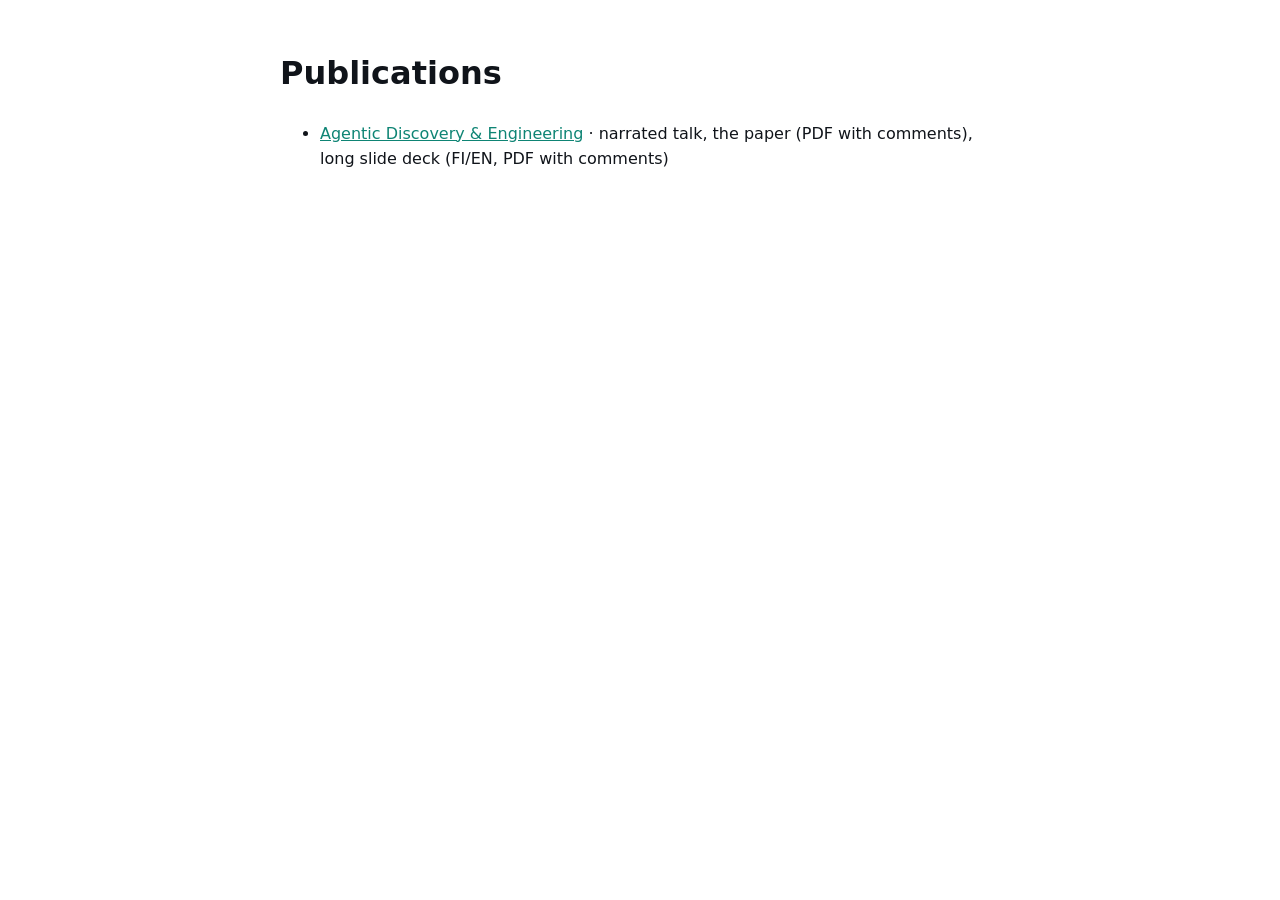
<file: index.html>
<!doctype html><html lang="en"><head><meta charset="utf-8"><meta name="viewport" content="width=device-width,initial-scale=1">
<title>Publications</title><style>body{font:16px/1.6 Inter,system-ui,sans-serif;max-width:720px;margin:48px auto;padding:0 16px;color:#10141A}a{color:#0E8474}</style></head>
<body><h1>Publications</h1><ul><li><a href="agentic-discovery/">Agentic Discovery &amp; Engineering</a> · narrated talk, the paper (PDF with comments), long slide deck (FI/EN, PDF with comments)</li></ul></body></html>
</file>
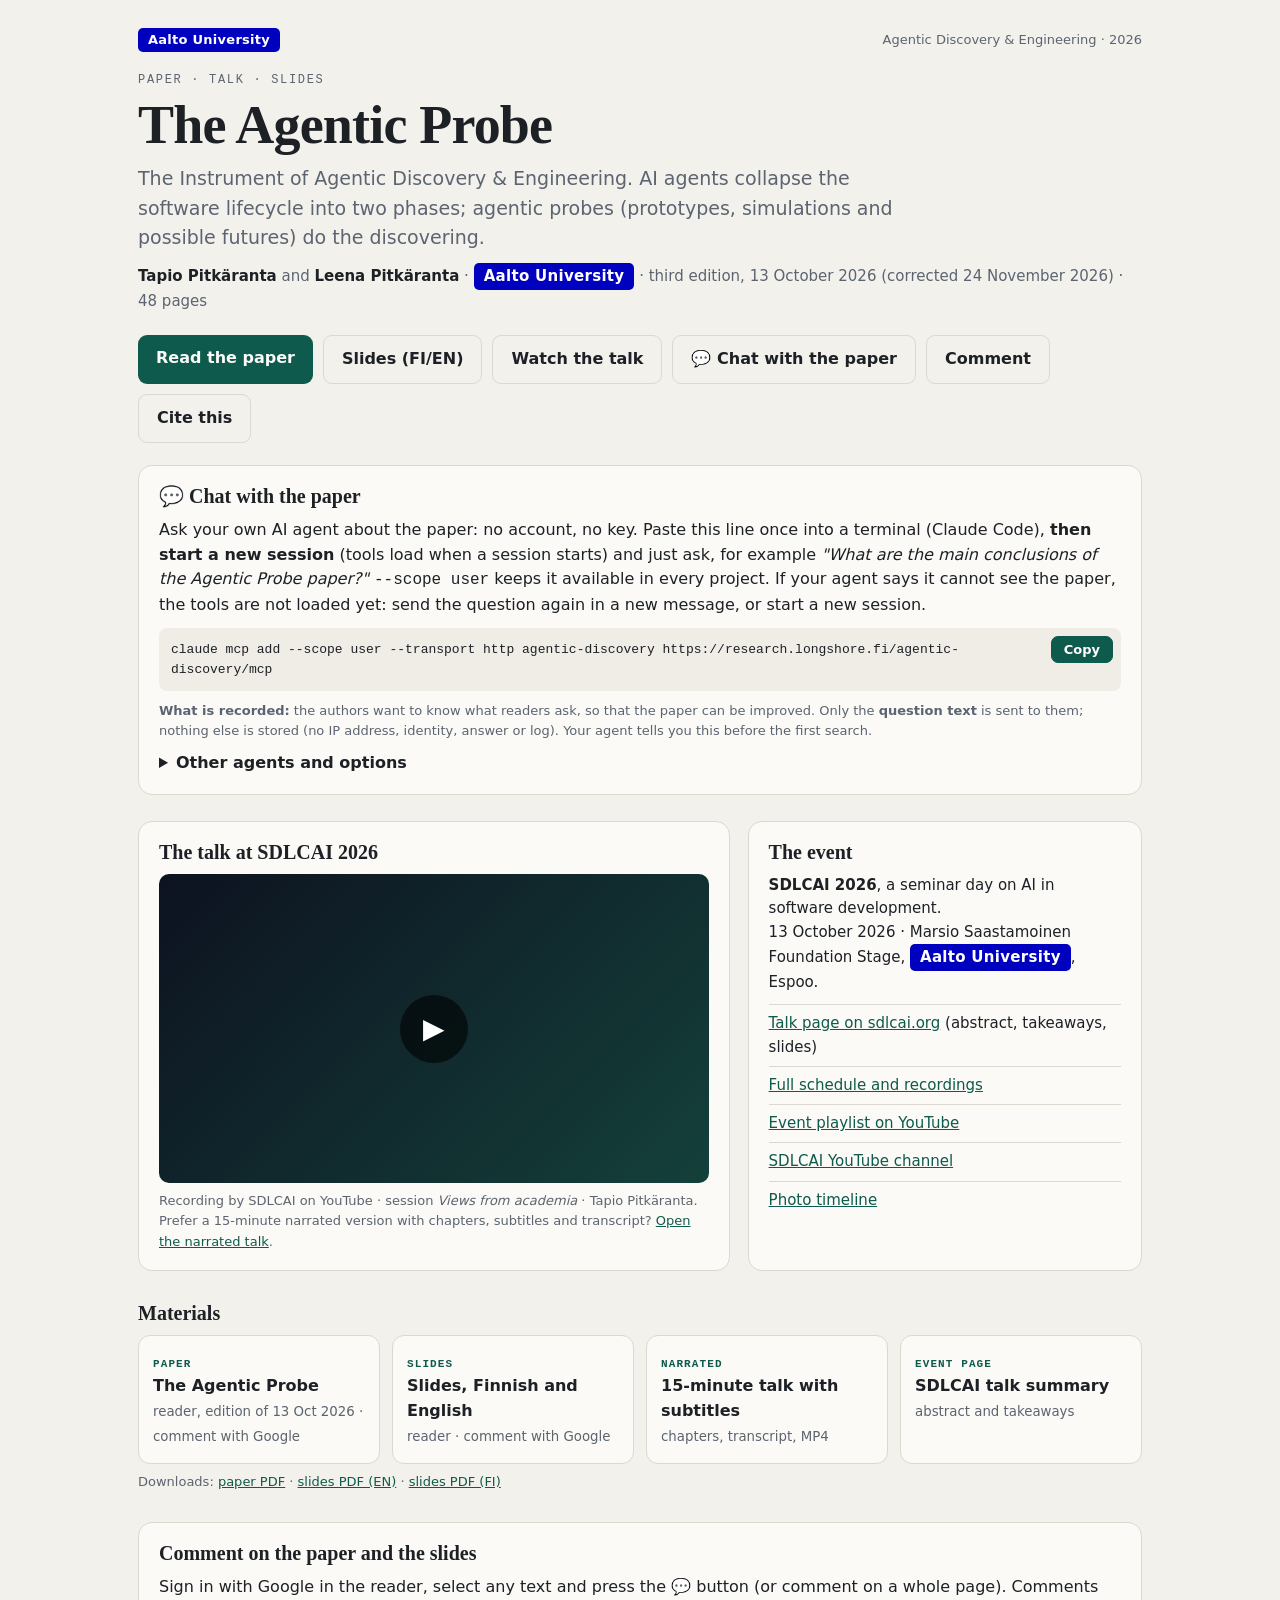
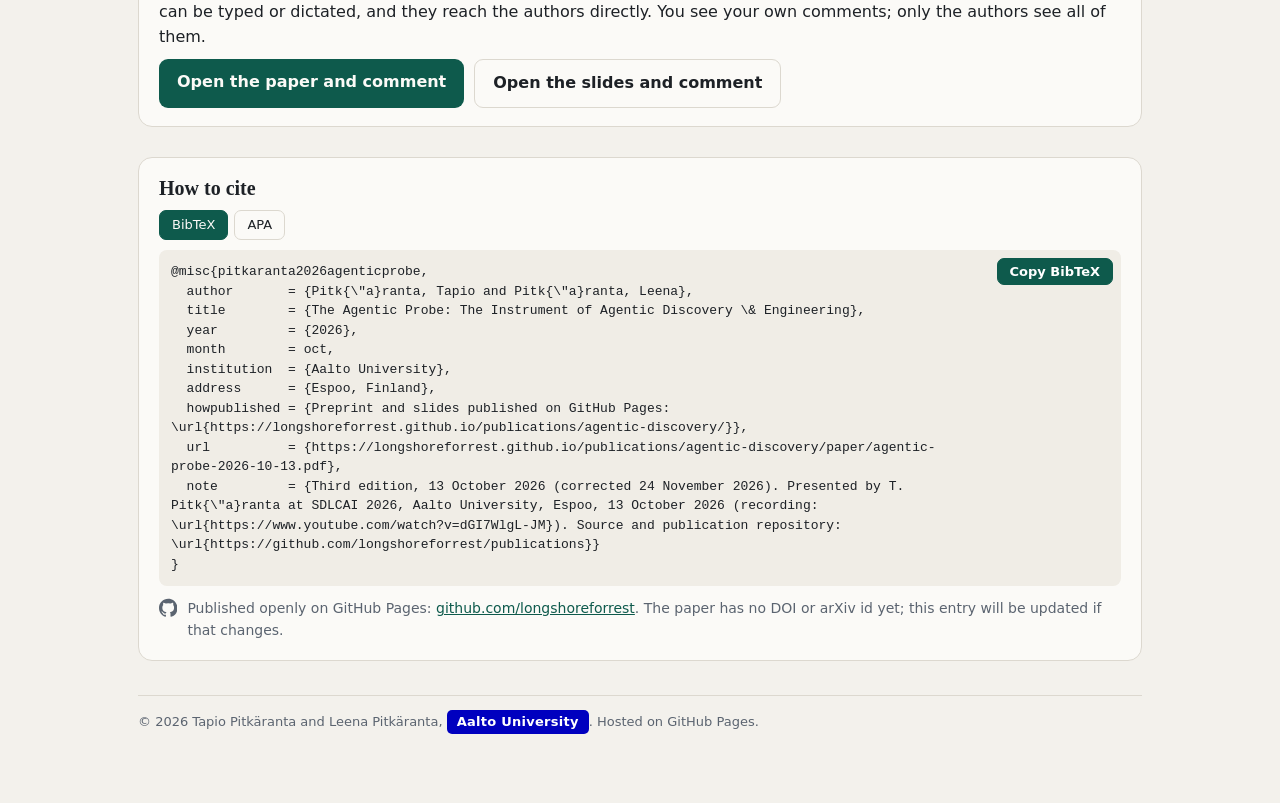
<file: agentic-discovery/index.html>
<!doctype html>
<!-- agentic-landing --><html lang="en"><head><meta charset="utf-8"><meta name="viewport" content="width=device-width,initial-scale=1">
<title>The Agentic Probe — Aalto University · SDLCAI 2026</title>
<meta name="description" content="The Agentic Probe: The Instrument of Agentic Discovery &amp; Engineering. Paper, slides and talk (SDLCAI 2026, Aalto University). Sign in with Google to comment.">
<style>
:root{--bg:#f3f1ec;--panel:#fbfaf7;--ink:#1d2126;--mute:#5b6470;--line:#dcd8cf;--acc:#0e5a4c;--acc-ink:#fbfaf7;--acc2:#b4462b;--aalto:#0000bf;--code:#f0ede6}
@media (prefers-color-scheme:dark){:root{--bg:#131516;--panel:#1b1e20;--ink:#e9e6df;--mute:#9aa3ad;--line:#2d3236;--acc:#5fb9a5;--acc-ink:#0f1a17;--acc2:#e08466;--aalto:#8f9bff;--code:#23272a}}
*{box-sizing:border-box}body{margin:0;background:var(--bg);color:var(--ink);font:16px/1.55 "IBM Plex Sans",system-ui,sans-serif}
.wrap{max-width:1040px;margin:0 auto;padding:28px 18px 70px}
a{color:var(--acc)}
.top{display:flex;justify-content:space-between;align-items:center;font-size:13px;color:var(--mute);margin-bottom:22px}
.aalto{display:inline-block;background:var(--aalto);color:#fff;font-weight:700;letter-spacing:.02em;padding:2px 10px;border-radius:5px}
.eyebrow{font:500 12px/1 "JetBrains Mono",ui-monospace,monospace;letter-spacing:.14em;text-transform:uppercase;color:var(--mute)}
h1{font:600 clamp(34px,5vw,54px)/1.08 "Source Serif 4",Georgia,serif;margin:10px 0 10px;letter-spacing:-.015em}
.lede{font-size:19px;color:var(--mute);max-width:760px;margin:0 0 6px}
.by{margin:10px 0 0;color:var(--mute);font-size:15px}.by b{color:var(--ink)}
.cta{display:flex;flex-wrap:wrap;gap:10px;margin:22px 0 4px}
.cta a{padding:11px 18px;border-radius:9px;font-weight:600;text-decoration:none;background:var(--acc);color:var(--acc-ink)}
.cta a.alt{background:transparent;color:var(--ink);border:1px solid var(--line)}
.grid{display:grid;grid-template-columns:1.5fr 1fr;gap:18px;margin-top:26px}
@media(max-width:820px){.grid{grid-template-columns:1fr}}
.panel{background:var(--panel);border:1px solid var(--line);border-radius:14px;padding:18px 20px}
h2{font:600 20px/1.2 "Source Serif 4",Georgia,serif;margin:0 0 10px}
.video{position:relative;display:block;aspect-ratio:16/9;border-radius:10px;overflow:hidden;background:linear-gradient(135deg,#0d1220,#14403a);text-decoration:none}
.video img{width:100%;height:100%;object-fit:cover;display:block}
.video .play{position:absolute;inset:0;display:grid;place-items:center}
.video .play span{width:68px;height:68px;border-radius:50%;background:rgba(0,0,0,.6);display:grid;place-items:center;color:#fff;font-size:28px}
.cap{font-size:13px;color:var(--mute);margin:8px 0 0}
.ev{font-size:15px}.ev p{margin:0 0 8px}
.ev ul{list-style:none;padding:0;margin:10px 0 0}.ev li{padding:7px 0;border-top:1px solid var(--line)}
.mats{display:grid;grid-template-columns:repeat(auto-fit,minmax(220px,1fr));gap:12px;margin-top:6px}
.mat{display:block;border:1px solid var(--line);border-radius:12px;padding:14px;text-decoration:none;color:var(--ink);background:var(--panel)}
.mat:hover{border-color:var(--acc)}.mat b{display:block;font-size:16px}.mat small{color:var(--mute)}
.mat i{font-style:normal;font:600 11px/1 "JetBrains Mono",monospace;letter-spacing:.1em;color:var(--acc);text-transform:uppercase}
.tabs{display:flex;gap:6px;margin-bottom:10px}
.tabs button{font:inherit;font-size:13px;border:1px solid var(--line);background:transparent;color:var(--ink);border-radius:7px;padding:4px 12px;cursor:pointer}
.tabs button.on{background:var(--acc);color:var(--acc-ink);border-color:var(--acc)}
pre{background:var(--code);border-radius:8px;padding:12px;overflow:auto;font:13px/1.5 "JetBrains Mono",ui-monospace,monospace;white-space:pre-wrap;margin:0 0 10px}
.copy{font:inherit;font-size:13px;border:1px solid var(--line);background:var(--panel);color:var(--ink);border-radius:7px;padding:4px 12px;cursor:pointer}
.gh{display:flex;gap:10px;align-items:flex-start;font-size:14px;color:var(--mute);margin-top:12px}
footer{margin-top:34px;color:var(--mute);font-size:13px;border-top:1px solid var(--line);padding-top:14px}

.cbox{position:relative}.cbox .copy{position:absolute;top:8px;right:8px;font:600 13px system-ui,sans-serif;border:1px solid #0e5a4c;background:#0e5a4c;color:#fff;border-radius:7px;padding:5px 12px;cursor:pointer}.cbox .copy.done{background:#2e7d4f;border-color:#2e7d4f}.cbox pre{padding-right:150px;cursor:copy}</style><script>if(/[?&]v=/.test(location.search)||/^#(player|t=|s\d)/.test(location.hash))location.replace('player.html'+location.search+location.hash);</script>
</head><body><div class="wrap">
<div class="top"><span class="aalto">Aalto University</span><span>Agentic Discovery &amp; Engineering · 2026</span></div>

<div class="eyebrow">Paper · Talk · Slides</div>
<h1>The Agentic Probe</h1>
<p class="lede">The Instrument of Agentic Discovery &amp; Engineering. AI agents collapse the software lifecycle into two phases; agentic probes (prototypes, simulations and possible futures) do the discovering.</p>
<p class="by"><b>Tapio Pitkäranta</b> and <b>Leena Pitkäranta</b> · <span class="aalto">Aalto University</span> · third edition, 13 October 2026 (corrected 24 November 2026) · 48 pages</p>
<div class="cta">
  <a href="paper/">Read the paper</a>
  <a class="alt" href="deck/">Slides (FI/EN)</a>
  <a class="alt" href="https://www.youtube.com/watch?v=dGI7WlgL-JM">Watch the talk</a>
  <a class="alt" href="#chat">💬 Chat with the paper</a>
  <a class="alt" href="#comment">Comment</a>
  <a class="alt" href="#cite">Cite this</a>
</div>

<section class="panel" id="chat" style="margin-top:22px">
  <h2>💬 Chat with the paper</h2>
  <p style="margin:0 0 10px">Ask your own AI agent about the paper: no account, no key. Paste this line once into a terminal (Claude Code), <b>then start a new session</b> (tools load when a session starts) and just ask, for example <i>"What are the main conclusions of the Agentic Probe paper?"</i> <code>--scope user</code> keeps it available in every project. If your agent says it cannot see the paper, the tools are not loaded yet: send the question again in a new message, or start a new session.</p>
  <div class="cbox"><button class="copy" id="cpchat">Copy</button><pre id="chatcmd">claude mcp add --scope user --transport http agentic-discovery https://research.longshore.fi/agentic-discovery/mcp</pre></div>
  <p class="cap" style="margin-top:10px"><b>What is recorded:</b> the authors want to know what readers ask, so that the paper can be improved. Only the <b>question text</b> is sent to them; nothing else is stored (no IP address, identity, answer or log). Your agent tells you this before the first search.</p>
  <details style="margin-top:10px"><summary><b>Other agents and options</b></summary>
    <p class="cap" style="margin-top:10px">Claude Desktop, Cursor, VS Code and other MCP clients: add this server URL (type HTTP / "custom connector"; some clients need a paid plan for connectors).</p>
    <div class="cbox"><button class="copy" id="cpurl">Copy</button><pre id="chaturl" style="padding-right:110px">https://research.longshore.fi/agentic-discovery/mcp</pre></div>
    <p class="cap">No MCP support: have your agent call <code>https://research.longshore.fi/agentic-discovery/search?q=&lt;your question&gt;&amp;terms=&lt;English keywords&gt;</code>, which returns the best passages as JSON (the question is forwarded the same way).</p>
  </details>
</section>

<div class="grid">
  <section class="panel">
    <h2>The talk at SDLCAI 2026</h2>
    <a class="video" href="https://www.youtube.com/watch?v=dGI7WlgL-JM" target="_blank" rel="noopener" aria-label="Watch the talk on YouTube">
      <img src="https://i.ytimg.com/vi/dGI7WlgL-JM/hqdefault.jpg" alt="" onerror="this.remove()"><span class="play"><span>▶</span></span></a>
    <p class="cap">Recording by SDLCAI on YouTube · session <i>Views from academia</i> · Tapio Pitkäranta. Prefer a 15-minute narrated version with chapters, subtitles and transcript? <a href="player.html?v=talk">Open the narrated talk</a>.</p>
  </section>
  <aside class="panel ev">
    <h2>The event</h2>
    <p><b>SDLCAI 2026</b>, a seminar day on AI in software development.<br>13 October 2026 · Marsio Saastamoinen Foundation Stage, <span class="aalto">Aalto University</span>, Espoo.</p>
    <ul>
      <li><a href="https://www.sdlcai.org/2026/talks/agentic-discovery/">Talk page on sdlcai.org</a> (abstract, takeaways, slides)</li>
      <li><a href="https://www.sdlcai.org/schedule/">Full schedule and recordings</a></li>
      <li><a href="https://www.youtube.com/playlist?list=PLA44jDnIP4sk">Event playlist on YouTube</a></li>
      <li><a href="https://www.youtube.com/@SDLCAI">SDLCAI YouTube channel</a></li>
      <li><a href="https://www.sdlcai.org/2026/photos/">Photo timeline</a></li>
    </ul>
  </aside>
</div>

<h2 style="margin-top:30px">Materials</h2>
<div class="mats">
  <a class="mat" href="paper/"><i>Paper</i><b>The Agentic Probe</b><small>reader, edition of 13 Oct 2026 · comment with Google</small></a>
  <a class="mat" href="deck/"><i>Slides</i><b>Slides, Finnish and English</b><small>reader · comment with Google</small></a>
  <a class="mat" href="player.html?v=talk"><i>Narrated</i><b>15-minute talk with subtitles</b><small>chapters, transcript, MP4</small></a>
  <a class="mat" href="https://www.sdlcai.org/2026/talks/agentic-discovery/"><i>Event page</i><b>SDLCAI talk summary</b><small>abstract and takeaways</small></a>
</div>
<p class="cap">Downloads: <a href="paper/agentic-probe-2026-10-13.pdf">paper PDF</a> · <a href="slides-en.pdf">slides PDF (EN)</a> · <a href="slides-fi.pdf">slides PDF (FI)</a></p>

<section class="panel" id="comment" style="margin-top:30px">
  <h2>Comment on the paper and the slides</h2>
  <p style="margin:0 0 10px">Sign in with Google in the reader, select any text and press the 💬 button (or comment on a whole page). Comments can be typed or dictated, and they reach the authors directly. You see your own comments; only the authors see all of them.</p>
  <div class="cta" style="margin:8px 0 0"><a href="paper/">Open the paper and comment</a><a class="alt" href="deck/">Open the slides and comment</a></div>
</section>

<section class="panel" id="cite" style="margin-top:30px">
  <h2>How to cite</h2>
  <div class="tabs"><button class="on" data-t="bib">BibTeX</button><button data-t="apa">APA</button></div>
  <div class="cbox"><button class="copy" id="cpb">Copy BibTeX</button><pre id="bib">@misc{pitkaranta2026agenticprobe,
  author       = {Pitk{\"a}ranta, Tapio and Pitk{\"a}ranta, Leena},
  title        = {The Agentic Probe: The Instrument of Agentic Discovery \& Engineering},
  year         = {2026},
  month        = oct,
  institution  = {Aalto University},
  address      = {Espoo, Finland},
  howpublished = {Preprint and slides published on GitHub Pages: \url{https://longshoreforrest.github.io/publications/agentic-discovery/}},
  url          = {https://longshoreforrest.github.io/publications/agentic-discovery/paper/agentic-probe-2026-10-13.pdf},
  note         = {Third edition, 13 October 2026 (corrected 24 November 2026). Presented by T. Pitk{\"a}ranta at SDLCAI 2026, Aalto University, Espoo, 13 October 2026 (recording: \url{https://www.youtube.com/watch?v=dGI7WlgL-JM}). Source and publication repository: \url{https://github.com/longshoreforrest/publications}}
}</pre></div>
  <div class="cbox" id="apabox" hidden><button class="copy" id="cpa">Copy APA</button><pre id="apa">Pitkäranta, T., &amp; Pitkäranta, L. (2026). The Agentic Probe: The Instrument of Agentic Discovery &amp; Engineering (Edition of 13 October 2026, corrected 24 November 2026) [Preprint; presented at SDLCAI 2026, Aalto University, Espoo]. Aalto University. Published on GitHub Pages. https://longshoreforrest.github.io/publications/agentic-discovery/ · Talk recording: https://www.youtube.com/watch?v=dGI7WlgL-JM</pre></div>
  <div class="gh"><svg width="20" height="20" viewBox="0 0 16 16" fill="currentColor"><path d="M8 0C3.58 0 0 3.58 0 8c0 3.54 2.29 6.53 5.47 7.59.4.07.55-.17.55-.38v-1.33c-2.23.48-2.7-1.07-2.7-1.07-.36-.92-.89-1.17-.89-1.17-.73-.5.05-.49.05-.49.8.06 1.23.83 1.23.83.71 1.22 1.87.87 2.33.66.07-.52.28-.87.5-1.07-1.78-.2-3.64-.89-3.64-3.95 0-.87.31-1.59.82-2.15-.08-.2-.36-1.02.08-2.12 0 0 .67-.21 2.2.82a7.6 7.6 0 0 1 4 0c1.53-1.04 2.2-.82 2.2-.82.44 1.1.16 1.92.08 2.12.51.56.82 1.28.82 2.15 0 3.07-1.87 3.75-3.65 3.95.29.25.54.73.54 1.48v2.2c0 .21.15.46.55.38A8 8 0 0 0 16 8c0-4.42-3.58-8-8-8z"/></svg>
  <span>Published openly on GitHub Pages: <a href="https://github.com/longshoreforrest/publications">github.com/longshoreforrest</a>. The paper has no DOI or arXiv id yet; this entry will be updated if that changes.</span></div>
</section>

<footer>© 2026 Tapio Pitkäranta and Leena Pitkäranta, <span class="aalto">Aalto University</span>. Hosted on GitHub Pages.</footer>
</div>
<script>function cpy(t,b){var ok=function(){var o=b.textContent;b.textContent='Copied ✓ / Kopioitu ✓';b.classList.add('done');setTimeout(function(){b.textContent=o;b.classList.remove('done')},1600)};
function fb(){var a=document.createElement('textarea');a.value=t;a.style.position='fixed';a.style.opacity='0';document.body.appendChild(a);a.select();try{document.execCommand('copy');ok()}catch(e){b.textContent='Select + Ctrl/Cmd-C'}document.body.removeChild(a)}
if(navigator.clipboard&&window.isSecureContext){navigator.clipboard.writeText(t).then(ok,fb)}else fb()}
var bib=document.getElementById('bib'),apa=document.getElementById('apa');
document.querySelectorAll('.tabs button').forEach(function(b){b.onclick=function(){document.querySelectorAll('.tabs button').forEach(function(x){x.classList.toggle('on',x===b)});bib.parentNode.hidden=b.dataset.t!=='bib';document.getElementById('apabox').hidden=b.dataset.t!=='apa'}});
document.getElementById('cpb').onclick=function(){cpy(bib.textContent,this)};document.getElementById('cpa').onclick=function(){cpy(apa.textContent,this)};
bib.onclick=function(){cpy(bib.textContent,document.getElementById('cpb'))};</script><script>(function(){var a=document.getElementById('cpchat'),b=document.getElementById('cpurl');
a.onclick=function(){cpy(document.getElementById('chatcmd').textContent,a)};document.getElementById('chatcmd').onclick=a.onclick;
b.onclick=function(){cpy(document.getElementById('chaturl').textContent,b)};document.getElementById('chaturl').onclick=b.onclick;
if(location.hash==='#chat'){var d=document.querySelector('#chat details');if(d)d.open=false}})();</script>
<script>window.__MYPA_SITE__="Agentic-Probe";window.__MYPA_ENDPOINT__="https://mypa.longshoreforrest.workers.dev/collect";window.__MYPA_PAGE__="landing";</script>
<script>
/*!
 * MyPublicAnalytics beacon — selainpuolen snippet.
 *
 * Lähetys:
 *   - 'pageview' automaattisesti sivun latautuessa
 *   - Custom-eventit: window.mypa.send('section_view', { section: 'experience' })
 *
 * Sivukohtainen perus-extra (valinnainen, aseta ennen latausta):
 *   window.__MYPA_EXTRA__ = { assignment: '0018' };   // liitetään joka eventtiin
 *
 * HUOM: lähetettävä `path` on pathname + search — location.hash EI koskaan
 * kulje mukana. Salatut sivut (MyAssistant) pitävät purkuavaimen juuri
 * #-osassa, joten avain ei päädy analytiikkaan.
 *
 * Käyttää navigator.sendBeacon() (eloonjäänti sivu-vaihdoksen yli) ja
 * fetch keepalive:n fallbackia.
 *
 * Self-tagging (oman vierailusi erottelu):
 *   Käy kerran sivulla URL:lla ?_mypa_self=1 → localStorageen tallentuu lippu,
 *   ja kaikki tulevat eventit lähetetään {self:true}. Pois: ?_mypa_self=0.
 */
(function () {
  if (typeof window === "undefined") return;
  if (window.mypa && window.mypa.__initialized) return;

  var SITE = window.__MYPA_SITE__ || "unknown";
  var ENDPOINT = window.__MYPA_ENDPOINT__ || "";
  var AUTO_EVENT = window.__MYPA_AUTO_EVENT__ || "pageview";

  if (!ENDPOINT) return;

  // Perus-extra, joka liitetään JOKAISEEN tämän sivun eventtiin. Julkaisija
  // asettaa tämän ennen beaconin latausta, esim. MyAssistantin salattu
  // raportti: window.__MYPA_EXTRA__ = { assignment: '0018', doc: 0 }.
  // Näin sivukohtainen identiteetti kulkee mukana ilman että polkuun tai
  // otsikkoon tarvitsee laittaa mitään sisällöstä kertovaa.
  var BASE_EXTRA = null;
  try {
    var be = window.__MYPA_EXTRA__;
    if (be && typeof be === "object") BASE_EXTRA = be;
  } catch (e) {}

  // Self-marker: URL-parametri tai localStorage-lippu.
  var SELF = false;
  try {
    var sp = new URLSearchParams(window.location.search);
    if (sp.get("_mypa_self") === "1") {
      try { localStorage.setItem("mypa_self", "1"); } catch (e) {}
    } else if (sp.get("_mypa_self") === "0") {
      try { localStorage.removeItem("mypa_self"); } catch (e) {}
    }
    try { SELF = localStorage.getItem("mypa_self") === "1"; } catch (e) {}
  } catch (e) {}

  function utm() {
    try {
      var p = new URLSearchParams(window.location.search);
      return {
        source: p.get("utm_source") || null,
        medium: p.get("utm_medium") || null,
        campaign: p.get("utm_campaign") || null,
      };
    } catch (e) {
      return { source: null, medium: null, campaign: null };
    }
  }

  // Käyttäjäidentiteetti (esim. Google Sign-In) jaetusta localStoragesta.
  // Kirjoitettu muotoon { email, name, sub, idToken, t }. Worker varmentaa
  // idTokenin RS256/JWKS:llä; user-kenttä on varauloskäynti (varmentamaton).
  var IDENTITY_KEY = window.__MYPA_IDENTITY_KEY__ || "unitas:identity";
  function identity() {
    try {
      var raw = localStorage.getItem(IDENTITY_KEY);
      if (!raw) return null;
      var o = JSON.parse(raw);
      if (!o || !o.email) return null;
      return o;
    } catch (e) {
      return null;
    }
  }

  // Korkean entropian UA Client Hints (tarkka laitemalli). Vain Chromium.
  // navigator.userAgentData.getHighEntropyValues on asynkroninen, joten
  // populoimme tämän kertaalleen ja liitämme sen kaikkiin lähetettäviin
  // eventteihin. resolveHighEntropy() kutsuu callbackin joka tapauksessa —
  // myös silloin kun rajapintaa ei ole tai se hylkää — jottei pageview jää
  // lähettämättä.
  var UACH = null;
  function resolveHighEntropy(cb) {
    try {
      var uad = navigator.userAgentData;
      if (uad && typeof uad.getHighEntropyValues === "function") {
        uad
          .getHighEntropyValues([
            "model",
            "platformVersion",
            "architecture",
            "bitness",
            "uaFullVersion",
          ])
          .then(function (he) {
            UACH = {
              model: he.model || null,
              platform_version: he.platformVersion || null,
              arch: he.architecture || null,
              bitness: he.bitness || null,
              full_version: he.uaFullVersion || null,
            };
          })
          .catch(function () {})
          .then(function () { cb(); });
        return;
      }
    } catch (e) {}
    cb();
  }

  function clientContext() {
    var ctx = {};
    try {
      ctx.screen_w = window.screen && screen.width || null;
      ctx.screen_h = window.screen && screen.height || null;
      ctx.viewport_w = window.innerWidth || null;
      ctx.viewport_h = window.innerHeight || null;
      ctx.dpr = window.devicePixelRatio || null;
      ctx.language = (navigator.language || "").slice(0, 16);
      ctx.languages = Array.isArray(navigator.languages)
        ? navigator.languages.slice(0, 4).join(",")
        : null;
      ctx.color_scheme =
        (window.matchMedia && matchMedia("(prefers-color-scheme: dark)").matches)
          ? "dark" : "light";
      ctx.tz =
        (Intl && Intl.DateTimeFormat &&
         new Intl.DateTimeFormat().resolvedOptions().timeZone) || null;
      ctx.tz_offset = -new Date().getTimezoneOffset();
      var c = navigator.connection || navigator.mozConnection || navigator.webkitConnection;
      if (c) {
        ctx.net_type = c.effectiveType || null;
        ctx.net_downlink = c.downlink || null;
        ctx.net_rtt = c.rtt || null;
        ctx.net_save_data = !!c.saveData;
      }
      ctx.touch = ("ontouchstart" in window) || (navigator.maxTouchPoints > 0);
      ctx.hardware_concurrency = navigator.hardwareConcurrency || null;
      ctx.device_memory = navigator.deviceMemory || null;
    } catch (e) {}
    return ctx;
  }

  function send(event, extra) {
    try {
      // Liitä client-konteksti pageview-eventtiin (kerran per session).
      var ev = event || "pageview";
      var enriched = Object.assign({}, BASE_EXTRA || {}, extra || {});
      if (ev === "pageview" || ev === "login_pageview") {
        Object.assign(enriched, clientContext());
      }
      var id = identity();
      var body = JSON.stringify({
        site: SITE,
        path: window.location.pathname + window.location.search,
        event: ev,
        referrer: document.referrer || "",
        utm: utm(),
        extra: Object.keys(enriched).length ? enriched : null,
        ch: UACH || undefined,
        self: SELF || undefined,
        user: id ? { email: id.email, name: id.name, sub: id.sub } : undefined,
        idToken: id && id.idToken ? id.idToken : undefined,
      });
      if (
        navigator.sendBeacon &&
        navigator.sendBeacon(
          ENDPOINT,
          new Blob([body], { type: "text/plain;charset=UTF-8" }),
        )
      ) {
        return;
      }
      fetch(ENDPOINT, {
        method: "POST",
        headers: { "content-type": "text/plain;charset=UTF-8" },
        body: body,
        keepalive: true,
        mode: "cors",
        credentials: "omit",
      }).catch(function () {});
    } catch (e) {}
  }

  function autoSend() {
    // Odota korkean entropian client hintit ennen ensimmäistä lähetystä, jotta
    // laitemalli ehtii mukaan. UACH jää talteen myös custom-eventtejä varten.
    resolveHighEntropy(function () { send(AUTO_EVENT); });
  }

  if (document.readyState === "complete" || document.readyState === "interactive") {
    autoSend();
  } else {
    document.addEventListener("DOMContentLoaded", autoSend);
  }

  window.mypa = { send: send, __initialized: true, __self: SELF };
})();

</script>
</body></html>
</file>
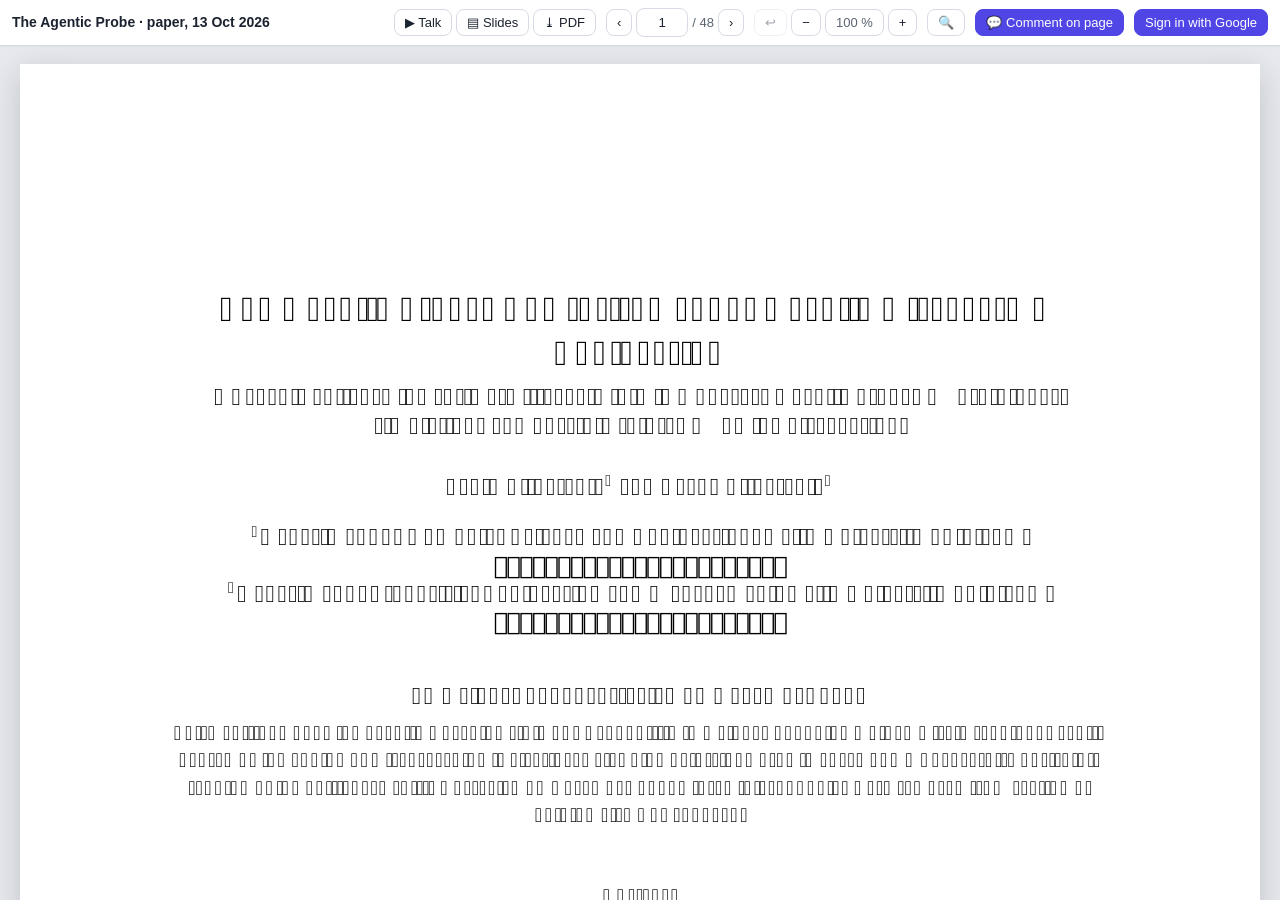
<file: agentic-discovery/paper/index.html>
<!doctype html>
<html lang="en">
<head>
<meta charset="utf-8" />
<meta name="viewport" content="width=device-width, initial-scale=1" />
<title>The Agentic Probe — paper, 13 October 2026</title>
<meta name="description" content="The Agentic Probe: The Instrument of Agentic Discovery &amp; Engineering — the paper (edition of 13 October 2026). Select text to leave a comment." />
<link rel="preconnect" href="https://accounts.google.com" />
<link rel="stylesheet" href="./reader.css?v=2026-10-13.mv62bmat" />
<script src="./config.js?v=2026-10-13.mv62bmat"></script>
<script>
  // MyPublicAnalytics beacon bootstrap (site='Agentic-Probe'). The beacon sends the
  // pageview; activity.js adds every reader action on top of it.
  (function (c) { if (!c || c.analytics === false) return;
    window.__MYPA_SITE__ = c.site || 'Agentic-Probe';
    // No analytics from local tests (file://, localhost); the published page sends.
    window.__MYPA_ENDPOINT__ = (location.protocol === 'file:' || /^(localhost|127\.)/.test(location.hostname)) ? '' : (c.collectEndpoint || '');
    window.__MYPA_IDENTITY_KEY__ = c.identityKey || 'unitas:identity';
    window.__MYPA_EXTRA__ = { surface: 'paper', v: c.edition || 'dev' };
  })(window.PHD_VIEWER_CONFIG);
</script>
<script src="./vendor/mypa/analytics.js" defer></script>
</head>
<body>

<div id="bar">
  <div class="title" id="barTitle"><a href="../" title="Back to the narrated talk">The Agentic Probe</a> · paper, 13 Oct 2026</div>
  <div class="grp links"><a class="btn" href="../" id="lnkTalk" title="The narrated talk">▶ Talk</a><a class="btn" href="../slides.html" id="lnkSlides" title="The slides">▤ Slides</a><a class="btn" id="lnkPdf" href="./agentic-probe-2026-10-13.pdf" download title="Download the PDF">⤓ PDF</a></div>
  <div class="grp">
    <button class="btn" id="prev" title="Previous page">‹</button>
    <input id="pageInput" value="1" inputmode="numeric" aria-label="Page" />
    <span id="pageTotal">/ …</span>
    <button class="btn" id="next" title="Next page">›</button>
  </div>
  <div class="grp" id="zoomGrp">
    <button class="btn" id="back" title="Back (Alt+←) — return to where you followed a link" disabled>↩</button>
    <button class="btn" id="zout" title="Zoom out (⌘/Ctrl −)">−</button>
    <button class="btn zlabel" id="zfit" title="Fit width (⌘/Ctrl 0)"><span id="zlabel">100 %</span></button>
    <button class="btn" id="zin" title="Zoom in (⌘/Ctrl +)">+</button>
  </div>
  <button class="btn" id="srchBtn" title="Search the text (⌘/Ctrl F)">🔍</button>
  <button class="btn" id="ownerBtn" title="All readers' comments (owner only)" style="display:none">🗂 Comments <span id="ownerN" class="n">0</span></button>
  <button class="btn primary" id="cmtPage" title="Comment on the current page">💬 Comment on page</button>
  <div id="who" style="display:none"></div>
  <div id="gbtn"></div>
</div>

<!-- full-text search panel -->
<div id="search" role="search" aria-label="Search">
  <div class="row">
    <input id="srchInput" type="search" placeholder="Search the paper…" autocomplete="off" spellcheck="false" aria-label="Search term" />
    <span id="srchCount" aria-live="polite"></span>
    <button class="btn" id="srchPrev" title="Previous match (Shift+Enter)">▲</button>
    <button class="btn" id="srchNext" title="Next match (Enter)">▼</button>
    <button class="btn" id="srchClose" title="Close (Esc)">✕</button>
  </div>
  <div id="srchList"></div>
</div>

<!-- owner-only: all readers' comments -->
<div id="owner" role="region" aria-label="All comments">
  <div class="row">
    <strong>All comments</strong>
    <span id="ownerCount" class="cnt"></span>
    <input id="ownerFilter" type="search" placeholder="Filter: name, text, p. 19…" autocomplete="off" aria-label="Filter comments" />
    <button class="btn" id="ownerReload" title="Refresh">↻</button>
    <button class="btn" id="ownerClose" title="Close (Esc)">✕</button>
  </div>
  <div id="ownerStatus" class="status"></div>
  <div id="ownerList"></div>
</div>

<div id="stage">
  <div id="pages"></div>
  <div id="loading"><div class="bar"><i></i></div><div>Loading the paper…</div></div>
</div>

<!-- floating "add comment on selection" button -->
<button id="fab" title="Comment on the selection">💬 Comment</button>

<!-- comment composer -->
<div id="composer" role="dialog" aria-modal="false" aria-label="Comment">
  <h3 id="cmtCtx">Comment</h3>
  <div class="quote" id="cmtQuote" style="display:none"></div>
  <div id="cmtSigninNote" class="signin-note" style="display:none">
    Sign in with Google (top right) to leave a comment, so the authors know who the feedback is from.
  </div>
  <div class="row">
    <select id="cmtCat" aria-label="Comment type">
      <option value="general">General remark</option>
      <option value="typo">Typo / language</option>
      <option value="content">Content / argument</option>
      <option value="question">Question</option>
      <option value="suggestion">Suggestion</option>
    </select>
    <button class="iconbtn" id="cmtMic" type="button" title="Dictate the comment">🎤 Dictate</button>
    <button class="iconbtn" id="cmtRec" type="button" title="Record the comment">● Record</button>
    <span id="dictindicator">● listening…</span>
  </div>
  <textarea id="cmtText" placeholder="Type or dictate your comment here…"></textarea>
  <div class="row end">
    <span class="hint" style="margin-right:auto">Comments go to the authors only; they are not shown publicly.</span>
    <button class="cancel" id="cmtCancel" type="button">Cancel</button>
    <button class="send" id="cmtSend" type="button">Send</button>
  </div>
</div>

<div id="toast">&nbsp;</div>

<script>
  // Agentic Probe: downloads and links back to the talk / slides (activity.js tracks the reading itself).
  document.addEventListener('click', function (e) {
    var a = e.target.closest && e.target.closest('#lnkPdf, #lnkTalk, #lnkSlides, #barTitle a');
    if (!a || !window.mypa || !window.mypa.send) return;
    if (a.id === 'lnkPdf') window.mypa.send('download', { what: 'pdf' });
    else window.mypa.send('nav_out', { to: a.id === 'lnkSlides' ? 'slides' : 'player' });
  }, true);
</script>
<script type="module" src="./reader.js?v=2026-10-13.mv62bmat"></script>
</body>
</html>
</file>
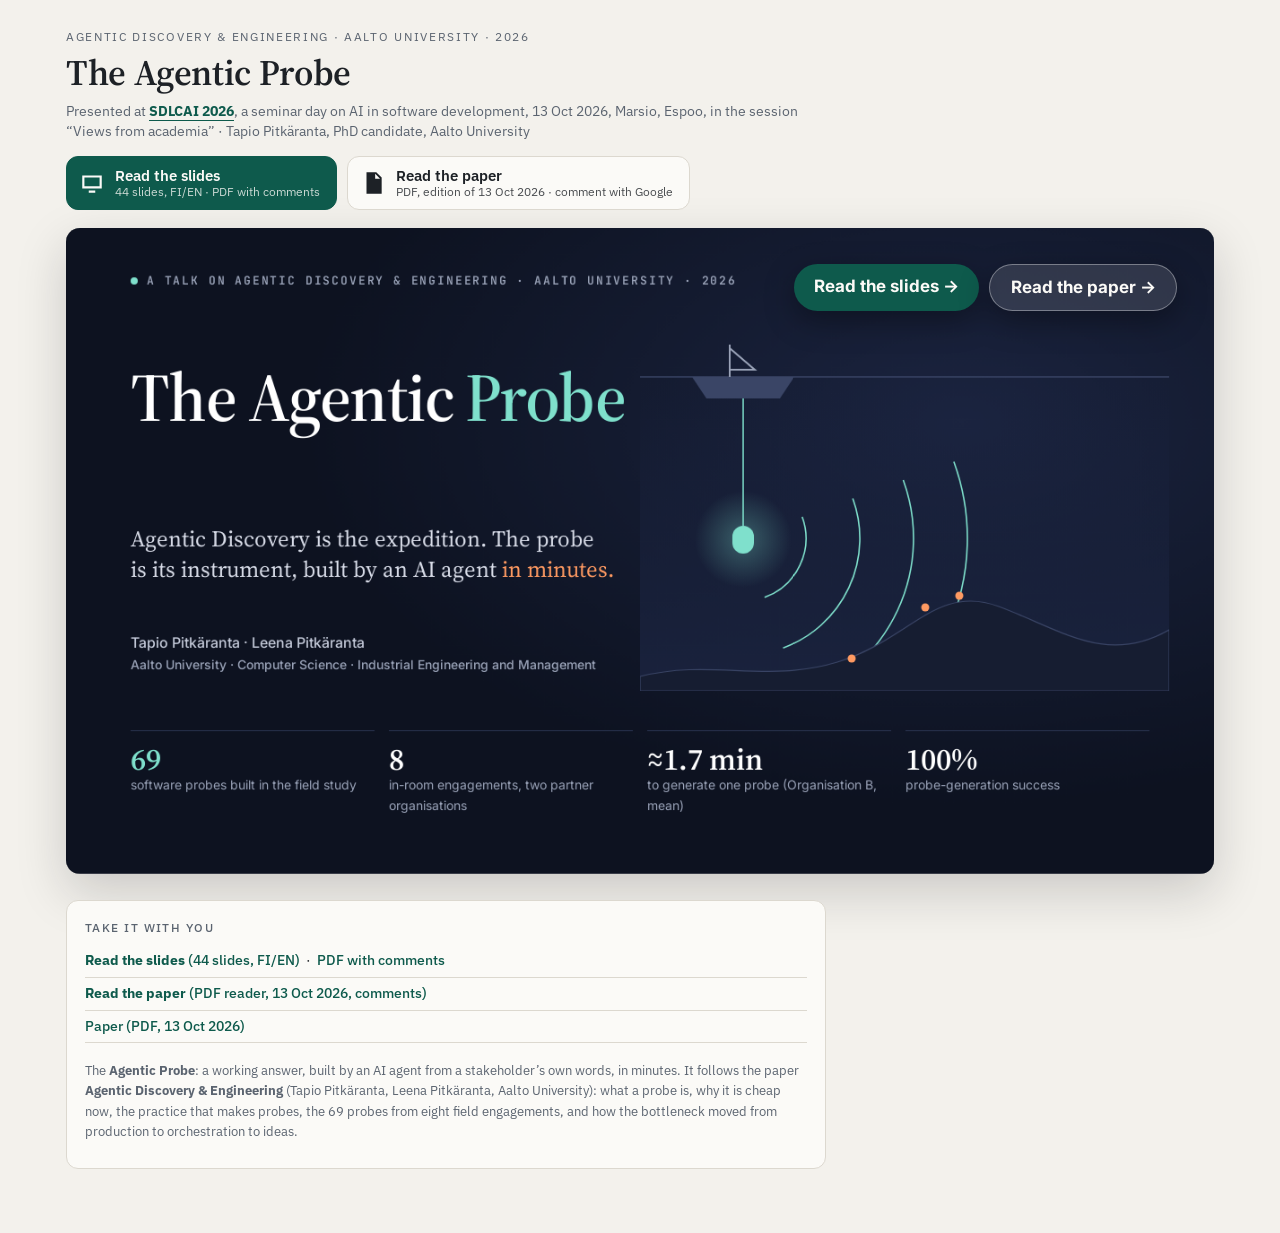
<file: agentic-discovery/player.html>
<!DOCTYPE html>
<html lang="en"><head><meta charset="utf-8">
<meta name="viewport" content="width=device-width,initial-scale=1,viewport-fit=cover">
<meta name="robots" content="noindex,nofollow">
<title>The Agentic Probe — Talk</title>
<link rel="preconnect" href="https://fonts.googleapis.com"><link rel="preconnect" href="https://fonts.gstatic.com" crossorigin>
<link href="https://fonts.googleapis.com/css2?family=IBM+Plex+Sans:wght@400;500;600&family=IBM+Plex+Mono:wght@400&family=Source+Serif+4:opsz,wght@8..60,400;8..60,500;8..60,600;8..60,700&family=Inter:wght@400;500;600;700&family=JetBrains+Mono:wght@400;500;600&display=swap" rel="stylesheet">
<link rel="icon" href="data:image/svg+xml,%3Csvg xmlns='http://www.w3.org/2000/svg' viewBox='0 0 32 32'%3E%3Crect width='32' height='32' rx='7' fill='%230e5a4c'/%3E%3Cpath d='M12 9l12 7-12 7z' fill='%23fbfaf7'/%3E%3C/svg%3E">
<style>
/* ---- The deck's own styles (talk/deck.html), scoped under .deck.v-talk by tools/build.mjs ---- */
.deck.v-talk{
  --paper:#f6f4ee; --card:#ffffff; --ink:#151821; --ink2:#3a3f4d; --muted:#6b7080; --line:#dedad0; --line2:#ebe8df;
  --ad:#0d7a6b; --ad-2:#14a08c; --ad-soft:#d9efe9; --ad-tint:#eef8f5;
  --ae:#4038b8; --ae-2:#6a63e0; --ae-soft:#e2e0f8; --ae-tint:#f1f0fc;
  --hot:#e0561b; --hot-soft:#fde6d8; --amber:#b86e0b; --amber-soft:#fbefd9;
  --night:#0d1220; --night-2:#161d31; --night-ink:#eef0f6; --night-muted:#9aa3b8;
  --serif:"Source Serif 4", Georgia, serif; --sans:Inter, system-ui, sans-serif; --mono:"JetBrains Mono", ui-monospace, monospace;
}
.deck.v-talk *{box-sizing:border-box;margin:0;padding:0}
.deck.v-talk #stage{position:fixed;left:50%;top:50%;width:1280px;height:720px;transform-origin:0 0}
.deck.v-talk .slide{position:absolute;inset:0;width:1280px;height:720px;background:var(--paper);overflow:hidden;
  opacity:0;pointer-events:none;transition:opacity .45s ease}
.deck.v-talk .slide.active{opacity:1;pointer-events:auto}
.deck.v-talk .slide{color:var(--ink)}
.deck.v-talk .slide.dark{color:var(--night-ink);background:radial-gradient(1200px 700px at 78% 30%, var(--c-1b2440) 0%, var(--night) 62%);color:var(--night-ink)}
.deck.v-talk .kicker{position:absolute;left:72px;top:52px;font:600 13px/1 var(--mono);letter-spacing:.14em;text-transform:uppercase;color:var(--muted);display:flex;gap:10px;align-items:center}
.deck.v-talk .kicker i{width:8px;height:8px;border-radius:50%;background:var(--ad);display:inline-block}
.deck.v-talk .dark .kicker{color:var(--night-muted)}
.deck.v-talk h1{position:absolute;left:72px;top:80px;width:1136px;font:600 42px/1.14 var(--serif);letter-spacing:-.012em;color:var(--ink)}
.deck.v-talk .dark h1{color:var(--night-head)}
.deck.v-talk h1 em{font-style:normal;color:var(--ad)}
.deck.v-talk .lede{position:absolute;left:72px;top:190px;width:1000px;font:400 19px/1.5 var(--sans);color:var(--ink2)}
.deck.v-talk .foot{position:absolute;left:72px;right:72px;bottom:28px;display:flex;justify-content:space-between;font:500 12px/1 var(--mono);color:var(--muted);letter-spacing:.04em;border-top:1px solid var(--line);padding-top:12px}
.deck.v-talk .dark .foot{border-color:var(--c-27304a);color:var(--night-muted)}
.deck.v-talk .src{position:absolute;left:72px;bottom:58px;font:400 12.5px/1.4 var(--sans);color:var(--muted);width:1136px}
.deck.v-talk .dark .src{color:var(--night-muted)}
.deck.v-talk svg text{font-family:var(--sans)}
.deck.v-talk .slide svg text{fill:var(--ink)}
.deck.v-talk .slide.dark svg text{fill:var(--night-ink)}
.deck.v-talk .mono{font-family:var(--mono)}
.deck.v-talk b,.deck.v-talk strong{font-weight:600}
.deck.v-talk .card{background:var(--card);border:1px solid var(--line);border-radius:14px}
.deck.v-talk .tag{display:inline-block;font:600 11px/1 var(--mono);letter-spacing:.12em;text-transform:uppercase;padding:6px 9px;border-radius:999px}
.deck.v-talk .tag.ad{background:var(--ad-soft);color:var(--ad)}
.deck.v-talk .tag.ae{background:var(--ae-soft);color:var(--ae)}
.deck.v-talk .tag.hot{background:var(--hot-soft);color:var(--hot)}
.deck.v-talk .tag.am{background:var(--amber-soft);color:var(--amber)}
.deck.v-talk .a{opacity:0;transform:translateY(12px)}
.deck.v-talk .slide.active .a{animation:up .7s cubic-bezier(.2,.7,.2,1) forwards;animation-delay:var(--d,0s)}
.deck.v-talk .grow{transform:scaleX(0);transform-box:fill-box;transform-origin:left center}
.deck.v-talk .slide.active .grow{animation:gx .9s cubic-bezier(.2,.7,.2,1) forwards;animation-delay:var(--d,.2s)}
.deck.v-talk .growy{transform:scaleY(0);transform-box:fill-box;transform-origin:center bottom}
.deck.v-talk .slide.active .growy{animation:gy .9s cubic-bezier(.2,.7,.2,1) forwards;animation-delay:var(--d,.2s)}
.deck.v-talk .draw{stroke-dasharray:var(--len,1200);stroke-dashoffset:var(--len,1200)}
.deck.v-talk .slide.active .draw{animation:dr 1.4s ease forwards;animation-delay:var(--d,.2s)}
.deck.v-talk .flow{animation:flow 3.2s linear infinite;animation-delay:var(--d,0s);opacity:0}
.deck.v-talk .pulse{animation:pulse 2.4s ease-in-out infinite}
.deck.v-talk #bar{position:fixed;left:0;bottom:0;height:3px;background:var(--ad-2);transition:width .4s ease;z-index:5}
.deck.v-talk #notes{position:fixed;left:0;right:0;bottom:0;max-height:34vh;overflow:auto;background:rgba(10,13,22,.96);color:var(--c-e8eaf2);
  font:400 17px/1.6 var(--sans);padding:18px 28px 26px;border-top:1px solid var(--c-2a3350);display:none;z-index:6}
.deck.v-talk #notes h4{font:600 12px/1 var(--mono);letter-spacing:.12em;text-transform:uppercase;color:var(--c-8f99b3);margin-bottom:10px}
.deck.v-talk #notes p{margin:0 0 .6em;max-width:1100px}
.deck.v-talk #hint{position:fixed;right:16px;top:12px;font:500 12px/1 var(--mono);color:var(--c-7d869c);z-index:4;opacity:.8}
.deck.v-talk #hint kbd{border:1px solid var(--c-39425c);border-radius:4px;padding:2px 5px;margin:0 2px;color:var(--c-c9cfdd)}
.deck.v-talk aside.notes{display:none}
.deck.v-talk #tbar{display:none}
.deck.v-talk #tbar button{width:40px;height:40px;border-radius:50%;border:0;background:transparent;color:inherit;font:400 24px/1 var(--sans);cursor:pointer;-webkit-tap-highlight-color:transparent}
.deck.v-talk #tbar button:active{background:rgba(255,255,255,.14)}
.deck.v-talk #tbar #tStyle,.deck.v-talk #tbar #tFs{font:600 14px/1 var(--sans);width:36px;height:36px;color:#b8c0d4}
.deck.v-talk #tbar #tPos{min-width:58px;text-align:center;letter-spacing:.04em}
.deck.v-talk #tbar .sp{width:1px;height:20px;background:rgba(255,255,255,.18);margin:0 2px}
.deck.v-talk #rot{display:none}
.deck.v-talk #s0 .ttl{position:absolute;left:72px;top:150px;width:560px;font:600 76px/1.0 var(--serif);letter-spacing:-.02em;color:var(--night-head)}
.deck.v-talk #s0 .ttl span{color:var(--c-7fe0cc)}
.deck.v-talk #s0 .sub{position:absolute;left:72px;top:330px;width:540px;font:400 25px/1.34 var(--serif);color:var(--c-d7dbe7)}
.deck.v-talk #s0 .sub em{font-style:normal;color:var(--c-ff9a62)}
.deck.v-talk #s0 .who{position:absolute;left:72px;top:450px;font:500 16px/1.6 var(--sans);color:var(--c-c3c9d8)}
.deck.v-talk #s0 .who small{display:block;color:var(--night-muted);font-size:14px}
.deck.v-talk #s0 .art{position:absolute;left:640px;top:96px;width:590px;height:420px}
.deck.v-talk #s0 .stats{position:absolute;left:72px;right:72px;top:560px;display:grid;grid-template-columns:repeat(4,1fr);gap:16px}
.deck.v-talk #s0 .stats div{border-top:1px solid var(--c-2b3552);padding-top:14px}
.deck.v-talk #s0 .stats b{display:block;font:600 34px/1 var(--serif);color:var(--night-head)}
.deck.v-talk #s0 .stats span{font:400 14px/1.4 var(--sans);color:var(--night-muted)}
.deck.v-talk #s0 .stats div:first-child b{color:var(--c-7fe0cc)}
.deck.v-talk #s1 .defq{position:absolute;left:72px;top:200px;width:560px;padding:16px 20px;font:400 18px/1.45 var(--serif);color:var(--ink2);border-left:4px solid var(--ad)}
.deck.v-talk #s1 .defq small{display:block;font:600 11px/1 var(--mono);letter-spacing:.12em;color:var(--ad);margin-bottom:8px}
.deck.v-talk #s1 .defq b{color:var(--ink)}
.deck.v-talk #s1 .props{position:absolute;left:72px;top:408px;width:560px;display:flex;flex-direction:column;gap:12px}
.deck.v-talk #s1 .prop{display:grid;grid-template-columns:44px 1fr;gap:14px;align-items:center}
.deck.v-talk #s1 .prop svg{width:44px;height:44px}
.deck.v-talk #s1 .prop h3{font:600 18px/1.2 var(--serif);color:var(--ink)}
.deck.v-talk #s1 .prop p{font:400 14.5px/1.4 var(--sans);color:var(--ink2);margin-top:2px}
.deck.v-talk #s1 .vs{position:absolute;left:668px;top:200px;width:540px}
.deck.v-talk #s1 .vh,.deck.v-talk #s1 .vr{display:grid;grid-template-columns:118px 1fr 1fr;gap:10px;align-items:stretch}
.deck.v-talk #s1 .vh{margin-bottom:8px}
.deck.v-talk #s1 .vh b{font:600 12px/1 var(--mono);letter-spacing:.12em;text-transform:uppercase;padding:9px 12px;border-radius:8px}
.deck.v-talk #s1 .vh .pt{background:var(--c-ecebe6);color:var(--c-6a6d76)}
.deck.v-talk #s1 .vh .pr{background:var(--ad);color:var(--c-fff-fg)}
.deck.v-talk #s1 .vr{margin-bottom:8px}
.deck.v-talk #s1 .vr span{font:500 12.5px/1.3 var(--sans);color:var(--muted);padding-top:8px}
.deck.v-talk #s1 .vr i{font-style:normal;font:400 14px/1.35 var(--sans);padding:8px 12px;border-radius:8px}
.deck.v-talk #s1 .vr .pt{background:var(--c-f1f0eb);color:var(--c-6a6d76)}
.deck.v-talk #s1 .vr .pr{background:var(--ad-tint);color:var(--ink);border:1px solid var(--ad-soft)}
.deck.v-talk #s1 .echo{position:absolute;left:668px;top:478px;width:540px;display:grid;grid-template-columns:1fr 34px 1.25fr;align-items:center}
.deck.v-talk #s1 .bub{padding:12px 14px;border-radius:14px;font:400 16px/1.3 var(--serif)}
.deck.v-talk #s1 .bub small{display:block;font:600 10.5px/1 var(--mono);letter-spacing:.12em;text-transform:uppercase;margin-bottom:7px}
.deck.v-talk #s1 .bub.old{background:var(--c-ecebe6);color:var(--c-6a6d76)}
.deck.v-talk #s1 .bub.new{background:var(--ad);color:var(--c-fff-fg)}
.deck.v-talk #s1 .bub.new small{color:var(--c-b9efe3)}
.deck.v-talk #s1 .arr{text-align:center;font:400 24px/1 var(--sans);color:var(--ad)}
.deck.v-talk #s2 .stair{position:absolute;left:60px;top:206px;width:720px;height:380px}
.deck.v-talk #s2 .facts{position:absolute;left:824px;top:206px;width:384px;display:flex;flex-direction:column;gap:12px}
.deck.v-talk #s2 .fact{padding:12px 18px 11px}
.deck.v-talk #s2 .fact b{display:block;font:600 30px/1 var(--serif);color:var(--hot)}
.deck.v-talk #s2 .fact p{font:400 15px/1.42 var(--sans);color:var(--ink2);margin-top:6px}
.deck.v-talk #s2 .fact small{display:block;font:500 11.5px/1.3 var(--mono);color:var(--muted);margin-top:6px}
.deck.v-talk #s2 .premise{position:absolute;left:72px;top:612px;width:1136px;font:italic 400 19px/1.3 var(--serif);color:var(--ink2)}
.deck.v-talk #s2 .premise b{font-style:normal;color:var(--ink)}
.deck.v-talk #s3 .chart{position:absolute;left:60px;top:218px;width:1160px;height:300px}
.deck.v-talk #s3 .calls{position:absolute;left:72px;top:530px;width:1136px;display:grid;grid-template-columns:1fr 1fr 1.3fr;gap:16px}
.deck.v-talk #s3 .calls div{padding:14px 18px}
.deck.v-talk #s3 .calls b{font:600 28px/1 var(--serif);color:var(--ink);display:block}
.deck.v-talk #s3 .calls span{font:400 14.5px/1.4 var(--sans);color:var(--ink2);display:block;margin-top:6px}
.deck.v-talk #s3 .calls .key{background:var(--ad-tint);border-color:var(--ad-soft)}
.deck.v-talk #s3 .calls .key b{color:var(--ad)}
.deck.v-talk #s6 .flowsvg{position:absolute;left:72px;top:212px;width:1136px;height:330px}
.deck.v-talk #s6 .cmpx{position:absolute;left:72px;top:552px;width:1136px;display:grid;grid-template-columns:1fr 1fr;gap:18px}
.deck.v-talk #s6 .cmpx div{padding:12px 16px;font:400 15px/1.45 var(--sans);color:var(--ink2);border-left:4px solid}
.deck.v-talk #s6 .cmpx .l{border-color:var(--ad);background:var(--ad-tint)}
.deck.v-talk #s6 .cmpx .r{border-color:var(--ae);background:var(--ae-tint)}
.deck.v-talk #s6 .cmpx b{color:var(--ink)}
.deck.v-talk #s4 .types{position:absolute;left:72px;top:204px;width:1136px;display:grid;grid-template-columns:repeat(4,1fr);gap:16px}
.deck.v-talk #s4 .type{padding:16px 16px;height:356px}
.deck.v-talk #s4 .type svg{width:100%;height:150px;display:block;border-radius:8px;background:var(--ad-tint)}
.deck.v-talk #s4 .type h3{font:600 20px/1.2 var(--serif);margin-top:16px;color:var(--ink)}
.deck.v-talk #s4 .type p{font:400 14px/1.45 var(--sans);color:var(--ink2);margin-top:6px}
.deck.v-talk #s4 .type p.w{font:600 12px/1.3 var(--mono);letter-spacing:.06em;text-transform:uppercase;color:var(--ad);margin-top:8px}
.deck.v-talk #s4 .trait{position:absolute;left:72px;top:592px;width:1136px;font:400 18px/1.4 var(--serif);color:var(--ink2)}
.deck.v-talk #s4 .trait b{color:var(--ink)}
.deck.v-talk #s5 .modes{position:absolute;left:72px;top:206px;width:1136px;display:grid;grid-template-columns:1fr 1fr;gap:22px}
.deck.v-talk #s5 .md{padding:16px 20px 14px;height:404px;position:relative}
.deck.v-talk #s5 .md h3{font:600 22px/1.2 var(--serif);margin:10px 0 2px}
.deck.v-talk #s5 .md .q{font:italic 400 16px/1.3 var(--serif);color:var(--muted)}
.deck.v-talk #s5 .md svg{width:100%;height:168px;display:block;margin-top:6px}
.deck.v-talk #s5 .quote{font:400 16.5px/1.4 var(--serif);padding:10px 14px;border-radius:10px;margin-top:6px}
.deck.v-talk #s5 .pv .quote{background:var(--amber-soft);color:var(--c-5d3a07)}
.deck.v-talk #s5 .sp .quote{background:var(--ad-tint);color:var(--c-0b4a41)}
.deck.v-talk #s5 .out{font:400 14px/1.4 var(--sans);color:var(--ink2);margin-top:10px}
.deck.v-talk #s5 .both{position:absolute;left:72px;top:626px;width:1136px;font:400 17px/1.3 var(--sans);color:var(--ink2)}
.deck.v-talk #s5 .both b{color:var(--ink)}
.deck.v-talk #s7 .roles{position:absolute;left:72px;top:198px;width:1136px;display:grid;grid-template-columns:repeat(3,1fr);gap:18px}
.deck.v-talk #s7 .role{padding:16px 18px;display:grid;grid-template-columns:56px 1fr;gap:14px;align-items:start;height:128px}
.deck.v-talk #s7 .role svg{width:56px;height:56px}
.deck.v-talk #s7 .role h3{font:600 20px/1.1 var(--serif)}
.deck.v-talk #s7 .role p{font:400 14.5px/1.4 var(--sans);color:var(--ink2);margin-top:6px}
.deck.v-talk #s7 .role.orc{border:2px solid var(--hot);background:var(--c-fffaf6)}
.deck.v-talk #s7 .pipe{position:absolute;left:72px;top:352px;width:1136px;height:210px}
.deck.v-talk #s7 .note{position:absolute;left:72px;top:582px;width:1136px;display:grid;grid-template-columns:1fr 1fr;gap:18px}
.deck.v-talk #s7 .note div{padding:12px 16px;font:400 15px/1.45 var(--sans);color:var(--ink2)}
.deck.v-talk #s7 .note .zero{background:var(--ad-tint);border-color:var(--ad-soft)}
.deck.v-talk #s7 .note .warn{background:var(--hot-soft);border-color:var(--c-f7cfb8)}
.deck.v-talk #s7 .note b{color:var(--ink)}
.deck.v-talk #s8 .rings{position:absolute;left:84px;top:180px;width:470px;height:470px}
.deck.v-talk #s8 .layers{position:absolute;left:620px;top:212px;width:588px;display:flex;flex-direction:column;gap:12px}
.deck.v-talk #s8 .lyr{display:grid;grid-template-columns:14px 1fr;gap:14px;padding:12px 16px}
.deck.v-talk #s8 .lyr i{width:14px;height:14px;border-radius:50%;margin-top:5px}
.deck.v-talk #s8 .lyr h3{font:600 17px/1.25 var(--sans)}
.deck.v-talk #s8 .lyr p{font:400 14.5px/1.42 var(--sans);color:var(--ink2);margin-top:3px}
.deck.v-talk #s8 .obs{padding:14px 18px;background:var(--night);color:var(--c-e7eaf2);border:0;font:400 16px/1.45 var(--serif)}
.deck.v-talk #s8 .obs small{display:block;font:600 11px/1 var(--mono);letter-spacing:.12em;color:var(--c-7fe0cc);margin-bottom:8px}
.deck.v-talk #s9 .nums{position:absolute;left:72px;top:206px;width:440px;display:grid;grid-template-columns:1fr 1fr;gap:14px}
.deck.v-talk #s9 .num{padding:16px 18px;height:132px}
.deck.v-talk #s9 .num b{display:block;font:600 46px/1 var(--serif);color:var(--ink)}
.deck.v-talk #s9 .num span{display:block;font:400 14px/1.35 var(--sans);color:var(--ink2);margin-top:8px}
.deck.v-talk #s9 .num.hl{background:var(--ad);border-color:var(--ad)}
.deck.v-talk #s9 .num.hl b,.deck.v-talk #s9 .num.hl span{color:var(--c-fff-fg)}
.deck.v-talk #s9 .cats{position:absolute;left:548px;top:200px;width:660px;height:420px}
.deck.v-talk #s9 .legend{position:absolute;left:548px;top:622px;font:400 13px/1 var(--sans);color:var(--muted);display:flex;gap:18px;align-items:center}
.deck.v-talk #s9 .legend i{display:inline-block;width:12px;height:12px;border-radius:3px;margin-right:6px;vertical-align:-2px}
.deck.v-talk #s10 .sq{position:absolute;left:60px;top:196px;width:420px;height:420px}
.deck.v-talk #s10 .lol{position:absolute;left:520px;top:206px;width:690px;height:360px}
.deck.v-talk #s10 .agg{position:absolute;left:520px;top:576px;width:688px;font:400 15px/1.45 var(--sans);color:var(--ink2)}
.deck.v-talk #s10 .agg b{color:var(--ink)}
.deck.v-talk #s11 .burst{position:absolute;left:60px;top:200px;width:1160px;height:330px}
.deck.v-talk #s11 .facts4{position:absolute;left:72px;top:548px;width:1136px;display:grid;grid-template-columns:repeat(4,1fr);gap:16px}
.deck.v-talk #s11 .facts4 div{padding:12px 16px}
.deck.v-talk #s11 .facts4 b{display:block;font:600 30px/1 var(--serif)}
.deck.v-talk #s11 .facts4 span{display:block;font:400 13.5px/1.35 var(--sans);color:var(--ink2);margin-top:6px}
.deck.v-talk #s12 .stages{position:absolute;left:72px;top:206px;width:1136px;display:grid;grid-template-columns:repeat(3,1fr);gap:20px}
.deck.v-talk #s12 .stg{background:var(--night-2);border:1px solid var(--c-27304a);border-radius:14px;padding:16px 18px 16px;height:318px}
.deck.v-talk #s12 .stg .n{font:600 12px/1 var(--mono);letter-spacing:.12em;color:var(--night-muted)}
.deck.v-talk #s12 .stg h3{font:600 21px/1.2 var(--serif);color:var(--night-head);margin:8px 0 4px}
.deck.v-talk #s12 .stg .cc{font:500 13.5px/1.3 var(--mono);color:var(--c-aab3c8)}
.deck.v-talk #s12 .stg svg{width:100%;height:118px;margin:10px 0 6px;display:block}
.deck.v-talk #s12 .stg p{font:400 14.5px/1.42 var(--sans);color:var(--c-cfd5e2)}
.deck.v-talk #s12 .stg .lim{margin-top:10px;font:600 14px/1.3 var(--sans);color:var(--c-ff9a62)}
.deck.v-talk #s12 .stg .lim.ok{color:var(--c-7fe0cc)}
.deck.v-talk #s12 .take{position:absolute;left:72px;top:562px;width:1136px;font:400 23px/1.35 var(--serif);color:var(--c-e8ebf3)}
.deck.v-talk #s12 .take em{font-style:normal;color:var(--c-ff9a62)}
.deck.v-talk #s13 .cases{position:absolute;left:72px;top:214px;width:560px;display:flex;flex-direction:column;gap:14px}
.deck.v-talk #s13 .case{padding:14px 18px}
.deck.v-talk #s13 .case h3{font:600 17px/1.25 var(--sans)}
.deck.v-talk #s13 .case .path{display:flex;align-items:center;gap:8px;margin-top:10px;flex-wrap:wrap}
.deck.v-talk #s13 .case .path span{font:500 12.5px/1 var(--sans);padding:7px 9px;border-radius:8px;background:var(--c-eeece6);color:var(--ink2)}
.deck.v-talk #s13 .case .path span.cf{background:var(--amber-soft);color:var(--c-6b4307)}
.deck.v-talk #s13 .case .path i{font-style:normal;color:var(--muted)}
.deck.v-talk #s13 .big{position:absolute;left:660px;top:214px;width:548px;height:392px;padding:16px 20px}
.deck.v-talk #s13 .big h3{font:600 17px/1.25 var(--sans)}
.deck.v-talk #s13 .big svg{width:100%;height:300px;display:block;margin-top:6px}
.deck.v-talk #s13 .scope{position:absolute;left:72px;top:626px;width:1136px;font:400 14px/1.4 var(--sans);color:var(--muted)}
.deck.v-talk #s15 .tl{position:absolute;left:72px;top:206px;width:1136px;height:180px}
.deck.v-talk #s15 .line{position:absolute;left:72px;top:418px;width:1136px;display:grid;grid-template-columns:330px 40px 1fr;align-items:stretch}
.deck.v-talk #s15 .q{background:var(--ad);color:var(--c-fff-fg);border-radius:14px;padding:18px 20px}
.deck.v-talk #s15 .q small{font:600 11px/1 var(--mono);letter-spacing:.12em;color:var(--c-b9efe3);display:block;margin-bottom:8px}
.deck.v-talk #s15 .q b{font:600 24px/1.2 var(--serif);display:block}
.deck.v-talk #s15 .q span{font:400 14px/1.4 var(--sans);color:var(--c-d6f3ec);display:block;margin-top:8px}
.deck.v-talk #s15 .gap{display:flex;align-items:center;justify-content:center;font:400 28px/1 var(--sans);color:var(--muted)}
.deck.v-talk #s15 .fac{background:var(--ae-tint);border:1px solid var(--ae-soft);border-radius:14px;padding:16px 20px}
.deck.v-talk #s15 .fac small{font:600 11px/1 var(--mono);letter-spacing:.12em;color:var(--ae);display:block}
.deck.v-talk #s15 .steps{display:flex;gap:10px;align-items:center;margin:14px 0 12px}
.deck.v-talk #s15 .steps span{flex:1;text-align:center;font:600 16px/1 var(--sans);padding:14px 0;background:var(--c-fff-bg);border:1px solid var(--ae-soft);border-radius:10px;color:var(--ae)}
.deck.v-talk #s15 .steps i{font-style:normal;color:var(--ae-2)}
.deck.v-talk #s15 .fac p{font:400 14px/1.4 var(--sans);color:var(--ink2)}
.deck.v-talk #s15 .sib{position:absolute;left:72px;top:600px;width:1136px;font:400 18px/1.4 var(--serif);color:var(--ink2)}
.deck.v-talk #s15 .sib b{color:var(--ink)}
.deck.v-talk #s16 .lims{position:absolute;left:72px;top:206px;width:1136px;display:grid;grid-template-columns:repeat(3,1fr);gap:16px}
.deck.v-talk #s16 .lim{padding:16px 18px;height:196px;position:relative}
.deck.v-talk #s16 .lim .k{font:600 12px/1 var(--mono);color:var(--hot);letter-spacing:.1em}
.deck.v-talk #s16 .lim h3{font:600 18px/1.25 var(--serif);margin:8px 0 6px}
.deck.v-talk #s16 .lim p{font:400 14px/1.42 var(--sans);color:var(--ink2)}
.deck.v-talk #s16 .lim .t{position:absolute;left:18px;right:18px;bottom:14px;font:500 12.5px/1.3 var(--sans);color:var(--ad)}
.deck.v-talk #s17 .imp{position:absolute;left:72px;top:206px;width:1136px;display:grid;grid-template-columns:repeat(3,1fr);gap:18px}
.deck.v-talk #s17 .do{padding:20px 20px 18px;height:220px;background:var(--night-2);border:1px solid var(--c-27304a);border-radius:14px}
.deck.v-talk #s17 .do svg{width:44px;height:44px}
.deck.v-talk #s17 .do h3{font:600 22px/1.2 var(--serif);color:var(--night-head);margin:12px 0 8px}
.deck.v-talk #s17 .do p{font:400 14.5px/1.45 var(--sans);color:var(--c-c7cede)}
.deck.v-talk #s17 .contrib{position:absolute;left:72px;top:452px;width:1136px;display:grid;grid-template-columns:repeat(5,1fr);gap:12px}
.deck.v-talk #s17 .contrib div{border-top:2px solid var(--c-2f3a5a);padding-top:10px;font:400 13px/1.4 var(--sans);color:var(--c-aeb6ca)}
.deck.v-talk #s17 .contrib b{display:block;font:600 12px/1 var(--mono);color:var(--c-7fe0cc);letter-spacing:.08em;margin-bottom:6px}
.deck.v-talk #s17 .end{position:absolute;left:72px;top:548px;width:1136px;font:600 27px/1.25 var(--serif);color:var(--night-head)}
.deck.v-talk #s17 .end em{font-style:normal;color:var(--c-ff9a62)}
.deck.v-talk #s17 .contact{position:absolute;left:72px;top:640px;font:400 14px/1.4 var(--sans);color:var(--night-muted)}
.deck.v-talk{--c-0a0d16:#0a0d16;--c-0b4a41:#0b4a41;--c-0b5a4f:#0b5a4f;--c-0d7a6b:#0d7a6b;--c-0f2b2b:#0f2b2b;--c-14a08c:#14a08c;--c-151821:#151821;--c-161d31:#161d31;--c-1a1f3d:#1a1f3d;--c-1b2440:#1b2440;--c-1d2440:#1d2440;--c-27304a:#27304a;--c-2a1a17:#2a1a17;--c-2a3350:#2a3350;--c-2b3552:#2b3552;--c-2f3a5a:#2f3a5a;--c-39425c:#39425c;--c-3a3f4d:#3a3f4d;--c-3a4566:#3a4566;--c-4038b8:#4038b8;--c-5d3a07:#5d3a07;--c-6a6d76:#6a6d76;--c-6b4307:#6b4307;--c-6b7080:#6b7080;--c-7d869c:#7d869c;--c-7fe0cc:#7fe0cc;--c-8a5207:#8a5207;--c-8a8f9c:#8a8f9c;--c-8f99b3:#8f99b3;--c-9aa0ab:#9aa0ab;--c-9aa3b8:#9aa3b8;--c-a9b2ff:#a9b2ff;--c-aab3c8:#aab3c8;--c-aeb6ca:#aeb6ca;--c-b8460f:#b8460f;--c-b86e0b:#b86e0b;--c-b9b5ab:#b9b5ab;--c-b9efe3:#b9efe3;--c-c3c9d8:#c3c9d8;--c-c7cede:#c7cede;--c-c9cfdd:#c9cfdd;--c-cdc9ff:#cdc9ff;--c-cfcac0:#cfcac0;--c-cfd5e2:#cfd5e2;--c-d6f3ec:#d6f3ec;--c-d7dbe7:#d7dbe7;--c-d9efe9:#d9efe9;--c-e0561b:#e0561b;--c-e2e0f8:#e2e0f8;--c-e3dfd5:#e3dfd5;--c-e7eaf2:#e7eaf2;--c-e8eaf2:#e8eaf2;--c-e8ebf3:#e8ebf3;--c-e9b949:#e9b949;--c-e9eeec:#e9eeec;--c-ecebe6:#ecebe6;--c-eeece6:#eeece6;--c-f0b597:#f0b597;--c-f1f0eb:#f1f0eb;--c-f7cfb8:#f7cfb8;--c-fbefd9:#fbefd9;--c-fde6d8:#fde6d8;--c-ff7a3d:#ff7a3d;--c-ff9a62:#ff9a62;--c-fff-bg:#fff;--c-fff-fg:#fff;--c-fffaf6:#fffaf6;--night-head:#fff}
[data-style="midnight"] .deck.v-talk .slide{--r-paper:#0f1424;--r-card:#171e33;--r-ink:#eef1f8;--r-ink2:#c9cfdd;--r-muted:#9aa3b8;--r-muted2:#7f88a0;--r-line:#2a3352;--r-line2:#34406a;--r-grid:#222b47;--r-neutral:#4a5470;--r-neutral-soft:#1f2740;--r-ad:#3fd0b6;--r-ad2:#7fe0cc;--r-ad-soft:#143a38;--r-ad-tint:#12302f;--r-ad-pale:#06231f;--r-ad-deep:#b9efe3;--r-ae:#8f97ff;--r-ae2:#b3b8ff;--r-ae-soft:#23284d;--r-ae-tint:#1b2042;--r-ae-pale:#141838;--r-hot:#ff8a4c;--r-hot-soft:#3a2216;--r-hot-deep:#ffb38a;--r-hot-line:#6b3a22;--r-hot-tint:#26180f;--r-amber:#f0b44c;--r-amber-soft:#33270f;--r-amber-deep:#f6d08a;--r-gold:#c99a2e;--r-night:#0a0e1a;--r-night2:#121a2e;--r-night3:#18203a;--r-night-line:#2a3352;--r-night-ink:#eef0f6;--r-night-muted:#9aa3b8;--r-mint:#7fe0cc;--r-mint2:#3fd0b6;--r-mint-deep:#0f2b2b;--r-peach:#ff9a62;--r-peach2:#ff7a3d;--r-peach-deep:#2a1a17;--r-peri:#a9b2ff;--r-peri2:#7f8cff;--r-on-accent:#0a0e1a;--r-night-head:#ffffff;--r-stage:#05070d;--paper:var(--r-paper);--card:var(--r-card);--ink:var(--r-ink);--ink2:var(--r-ink2);--muted:var(--r-muted);--line:var(--r-line);--line2:var(--r-line2);--ad:var(--r-ad);--ad-2:var(--r-ad2);--ad-soft:var(--r-ad-soft);--ad-tint:var(--r-ad-tint);--ae:var(--r-ae);--ae-2:var(--r-ae2);--ae-soft:var(--r-ae-soft);--ae-tint:var(--r-ae-tint);--hot:var(--r-hot);--hot-soft:var(--r-hot-soft);--amber:var(--r-amber);--amber-soft:var(--r-amber-soft);--night:var(--r-night);--night-2:var(--r-night2);--night-ink:var(--r-night-ink);--night-muted:var(--r-night-muted);--c-0a0d16:var(--r-stage);--c-0b4a41:var(--r-ad-deep);--c-0b5a4f:var(--r-ad-deep);--c-0d7a6b:var(--r-ad);--c-0f2b2b:var(--r-mint-deep);--c-14a08c:var(--r-ad2);--c-151821:var(--r-ink);--c-161d31:var(--r-night2);--c-1a1f3d:var(--r-night3);--c-1b2440:var(--r-night3);--c-1d2440:var(--r-night3);--c-27304a:var(--r-night-line);--c-2a1a17:var(--r-peach-deep);--c-2a3350:var(--r-night-line);--c-2b3552:var(--r-night-line);--c-2f3a5a:var(--r-night-line);--c-39425c:var(--r-night-line);--c-3a3f4d:var(--r-ink2);--c-3a4566:var(--r-night-line);--c-4038b8:var(--r-ae);--c-5d3a07:var(--r-amber-deep);--c-6a6d76:var(--r-muted);--c-6b4307:var(--r-amber-deep);--c-6b7080:var(--r-muted);--c-7d869c:var(--r-night-muted);--c-7fe0cc:var(--r-mint);--c-8a5207:var(--r-amber-deep);--c-8a8f9c:var(--r-muted2);--c-8f99b3:var(--r-night-muted);--c-9aa0ab:var(--r-muted2);--c-9aa3b8:var(--r-night-muted);--c-a9b2ff:var(--r-peri);--c-aab3c8:var(--r-night-muted);--c-aeb6ca:var(--r-night-muted);--c-b8460f:var(--r-hot-deep);--c-b86e0b:var(--r-amber);--c-b9b5ab:var(--r-neutral);--c-b9efe3:var(--r-ad-pale);--c-c3c9d8:var(--r-night-ink);--c-c7cede:var(--r-night-ink);--c-c9cfdd:var(--r-night-ink);--c-cdc9ff:var(--r-ae-pale);--c-cfcac0:var(--r-line2);--c-cfd5e2:var(--r-night-ink);--c-d6f3ec:var(--r-ad-pale);--c-d7dbe7:var(--r-night-ink);--c-d9efe9:var(--r-ad-soft);--c-e0561b:var(--r-hot);--c-e2e0f8:var(--r-ae-soft);--c-e3dfd5:var(--r-grid);--c-e7eaf2:var(--r-night-ink);--c-e8eaf2:var(--r-night-ink);--c-e8ebf3:var(--r-night-ink);--c-e9b949:var(--r-gold);--c-e9eeec:var(--r-ad-tint);--c-ecebe6:var(--r-neutral-soft);--c-eeece6:var(--r-neutral-soft);--c-f0b597:var(--r-hot-line);--c-f1f0eb:var(--r-neutral-soft);--c-f7cfb8:var(--r-hot-line);--c-fbefd9:var(--r-amber-soft);--c-fde6d8:var(--r-hot-soft);--c-ff7a3d:var(--r-peach2);--c-ff9a62:var(--r-peach);--c-fff-bg:var(--r-card);--c-fff-fg:var(--r-on-accent);--c-fffaf6:var(--r-hot-tint);--night-head:var(--r-night-head)}
[data-style="nordic"] .deck.v-talk .slide{--r-paper:#f4f7fa;--r-card:#ffffff;--r-ink:#0f1b2d;--r-ink2:#34445c;--r-muted:#5f6f86;--r-muted2:#8593a8;--r-line:#d5dde7;--r-line2:#c3cfdc;--r-grid:#e1e8f0;--r-neutral:#b7c2cf;--r-neutral-soft:#e6ebf1;--r-ad:#1f6f5c;--r-ad2:#2f9479;--r-ad-soft:#d5ebe3;--r-ad-tint:#edf6f2;--r-ad-pale:#c9eadd;--r-ad-deep:#13493c;--r-ae:#1d4e89;--r-ae2:#3b74b8;--r-ae-soft:#dbe6f4;--r-ae-tint:#f0f5fb;--r-ae-pale:#c8dbf2;--r-hot:#e2574c;--r-hot-soft:#fbe1de;--r-hot-deep:#b23a31;--r-hot-line:#f2b3ad;--r-hot-tint:#fff7f6;--r-amber:#c07a12;--r-amber-soft:#f8ecd5;--r-amber-deep:#6f4608;--r-gold:#e3b341;--r-night:#0d1b2e;--r-night2:#13263f;--r-night3:#1a3050;--r-night-line:#2a4466;--r-night-ink:#eaf1f8;--r-night-muted:#9db0c6;--r-mint:#8fd9c4;--r-mint2:#4cc2a3;--r-mint-deep:#0e2f2a;--r-peach:#ff9b8f;--r-peach2:#ff7466;--r-peach-deep:#3a1a17;--r-peri:#a9c7f0;--r-peri2:#6f9fe0;--r-on-accent:#ffffff;--r-night-head:#ffffff;--r-stage:#08111d;--paper:var(--r-paper);--card:var(--r-card);--ink:var(--r-ink);--ink2:var(--r-ink2);--muted:var(--r-muted);--line:var(--r-line);--line2:var(--r-line2);--ad:var(--r-ad);--ad-2:var(--r-ad2);--ad-soft:var(--r-ad-soft);--ad-tint:var(--r-ad-tint);--ae:var(--r-ae);--ae-2:var(--r-ae2);--ae-soft:var(--r-ae-soft);--ae-tint:var(--r-ae-tint);--hot:var(--r-hot);--hot-soft:var(--r-hot-soft);--amber:var(--r-amber);--amber-soft:var(--r-amber-soft);--night:var(--r-night);--night-2:var(--r-night2);--night-ink:var(--r-night-ink);--night-muted:var(--r-night-muted);--c-0a0d16:var(--r-stage);--c-0b4a41:var(--r-ad-deep);--c-0b5a4f:var(--r-ad-deep);--c-0d7a6b:var(--r-ad);--c-0f2b2b:var(--r-mint-deep);--c-14a08c:var(--r-ad2);--c-151821:var(--r-ink);--c-161d31:var(--r-night2);--c-1a1f3d:var(--r-night3);--c-1b2440:var(--r-night3);--c-1d2440:var(--r-night3);--c-27304a:var(--r-night-line);--c-2a1a17:var(--r-peach-deep);--c-2a3350:var(--r-night-line);--c-2b3552:var(--r-night-line);--c-2f3a5a:var(--r-night-line);--c-39425c:var(--r-night-line);--c-3a3f4d:var(--r-ink2);--c-3a4566:var(--r-night-line);--c-4038b8:var(--r-ae);--c-5d3a07:var(--r-amber-deep);--c-6a6d76:var(--r-muted);--c-6b4307:var(--r-amber-deep);--c-6b7080:var(--r-muted);--c-7d869c:var(--r-night-muted);--c-7fe0cc:var(--r-mint);--c-8a5207:var(--r-amber-deep);--c-8a8f9c:var(--r-muted2);--c-8f99b3:var(--r-night-muted);--c-9aa0ab:var(--r-muted2);--c-9aa3b8:var(--r-night-muted);--c-a9b2ff:var(--r-peri);--c-aab3c8:var(--r-night-muted);--c-aeb6ca:var(--r-night-muted);--c-b8460f:var(--r-hot-deep);--c-b86e0b:var(--r-amber);--c-b9b5ab:var(--r-neutral);--c-b9efe3:var(--r-ad-pale);--c-c3c9d8:var(--r-night-ink);--c-c7cede:var(--r-night-ink);--c-c9cfdd:var(--r-night-ink);--c-cdc9ff:var(--r-ae-pale);--c-cfcac0:var(--r-line2);--c-cfd5e2:var(--r-night-ink);--c-d6f3ec:var(--r-ad-pale);--c-d7dbe7:var(--r-night-ink);--c-d9efe9:var(--r-ad-soft);--c-e0561b:var(--r-hot);--c-e2e0f8:var(--r-ae-soft);--c-e3dfd5:var(--r-grid);--c-e7eaf2:var(--r-night-ink);--c-e8eaf2:var(--r-night-ink);--c-e8ebf3:var(--r-night-ink);--c-e9b949:var(--r-gold);--c-e9eeec:var(--r-ad-tint);--c-ecebe6:var(--r-neutral-soft);--c-eeece6:var(--r-neutral-soft);--c-f0b597:var(--r-hot-line);--c-f1f0eb:var(--r-neutral-soft);--c-f7cfb8:var(--r-hot-line);--c-fbefd9:var(--r-amber-soft);--c-fde6d8:var(--r-hot-soft);--c-ff7a3d:var(--r-peach2);--c-ff9a62:var(--r-peach);--c-fff-bg:var(--r-card);--c-fff-fg:var(--r-on-accent);--c-fffaf6:var(--r-hot-tint);--night-head:var(--r-night-head)}
[data-style="graphite"] .deck.v-talk .slide{--r-paper:#f2f2f0;--r-card:#ffffff;--r-ink:#111111;--r-ink2:#333333;--r-muted:#6a6a6a;--r-muted2:#8c8c8c;--r-line:#d9d9d6;--r-line2:#c4c4c0;--r-grid:#e2e2df;--r-neutral:#b5b5b0;--r-neutral-soft:#e8e8e5;--r-ad:#1a1a1a;--r-ad2:#444444;--r-ad-soft:#e3e3e0;--r-ad-tint:#f0f0ee;--r-ad-pale:#d0d0cc;--r-ad-deep:#111111;--r-ae:#5a5a5a;--r-ae2:#7a7a7a;--r-ae-soft:#e6e6e3;--r-ae-tint:#f3f3f1;--r-ae-pale:#cfcfcb;--r-hot:#d9a400;--r-hot-soft:#fbf0c2;--r-hot-deep:#7a5c00;--r-hot-line:#ecd476;--r-hot-tint:#fffbea;--r-amber:#6e6e6e;--r-amber-soft:#ececea;--r-amber-deep:#2b2b2b;--r-gold:#bdbdb8;--r-night:#141414;--r-night2:#1e1e1e;--r-night3:#262626;--r-night-line:#3a3a3a;--r-night-ink:#f0f0f0;--r-night-muted:#a3a3a3;--r-mint:#f2c300;--r-mint2:#d9a400;--r-mint-deep:#2a2410;--r-peach:#f2c300;--r-peach2:#ffd84d;--r-peach-deep:#2a2410;--r-peri:#cfcfcf;--r-peri2:#9a9a9a;--r-on-accent:#ffffff;--r-night-head:#ffffff;--r-stage:#0b0b0b;--paper:var(--r-paper);--card:var(--r-card);--ink:var(--r-ink);--ink2:var(--r-ink2);--muted:var(--r-muted);--line:var(--r-line);--line2:var(--r-line2);--ad:var(--r-ad);--ad-2:var(--r-ad2);--ad-soft:var(--r-ad-soft);--ad-tint:var(--r-ad-tint);--ae:var(--r-ae);--ae-2:var(--r-ae2);--ae-soft:var(--r-ae-soft);--ae-tint:var(--r-ae-tint);--hot:var(--r-hot);--hot-soft:var(--r-hot-soft);--amber:var(--r-amber);--amber-soft:var(--r-amber-soft);--night:var(--r-night);--night-2:var(--r-night2);--night-ink:var(--r-night-ink);--night-muted:var(--r-night-muted);--c-0a0d16:var(--r-stage);--c-0b4a41:var(--r-ad-deep);--c-0b5a4f:var(--r-ad-deep);--c-0d7a6b:var(--r-ad);--c-0f2b2b:var(--r-mint-deep);--c-14a08c:var(--r-ad2);--c-151821:var(--r-ink);--c-161d31:var(--r-night2);--c-1a1f3d:var(--r-night3);--c-1b2440:var(--r-night3);--c-1d2440:var(--r-night3);--c-27304a:var(--r-night-line);--c-2a1a17:var(--r-peach-deep);--c-2a3350:var(--r-night-line);--c-2b3552:var(--r-night-line);--c-2f3a5a:var(--r-night-line);--c-39425c:var(--r-night-line);--c-3a3f4d:var(--r-ink2);--c-3a4566:var(--r-night-line);--c-4038b8:var(--r-ae);--c-5d3a07:var(--r-amber-deep);--c-6a6d76:var(--r-muted);--c-6b4307:var(--r-amber-deep);--c-6b7080:var(--r-muted);--c-7d869c:var(--r-night-muted);--c-7fe0cc:var(--r-mint);--c-8a5207:var(--r-amber-deep);--c-8a8f9c:var(--r-muted2);--c-8f99b3:var(--r-night-muted);--c-9aa0ab:var(--r-muted2);--c-9aa3b8:var(--r-night-muted);--c-a9b2ff:var(--r-peri);--c-aab3c8:var(--r-night-muted);--c-aeb6ca:var(--r-night-muted);--c-b8460f:var(--r-hot-deep);--c-b86e0b:var(--r-amber);--c-b9b5ab:var(--r-neutral);--c-b9efe3:var(--r-ad-pale);--c-c3c9d8:var(--r-night-ink);--c-c7cede:var(--r-night-ink);--c-c9cfdd:var(--r-night-ink);--c-cdc9ff:var(--r-ae-pale);--c-cfcac0:var(--r-line2);--c-cfd5e2:var(--r-night-ink);--c-d6f3ec:var(--r-ad-pale);--c-d7dbe7:var(--r-night-ink);--c-d9efe9:var(--r-ad-soft);--c-e0561b:var(--r-hot);--c-e2e0f8:var(--r-ae-soft);--c-e3dfd5:var(--r-grid);--c-e7eaf2:var(--r-night-ink);--c-e8eaf2:var(--r-night-ink);--c-e8ebf3:var(--r-night-ink);--c-e9b949:var(--r-gold);--c-e9eeec:var(--r-ad-tint);--c-ecebe6:var(--r-neutral-soft);--c-eeece6:var(--r-neutral-soft);--c-f0b597:var(--r-hot-line);--c-f1f0eb:var(--r-neutral-soft);--c-f7cfb8:var(--r-hot-line);--c-fbefd9:var(--r-amber-soft);--c-fde6d8:var(--r-hot-soft);--c-ff7a3d:var(--r-peach2);--c-ff9a62:var(--r-peach);--c-fff-bg:var(--r-card);--c-fff-fg:var(--r-on-accent);--c-fffaf6:var(--r-hot-tint);--night-head:var(--r-night-head)}
[data-style="terracotta"] .deck.v-talk .slide{--r-paper:#f7f1e8;--r-card:#fffdf9;--r-ink:#2b1d14;--r-ink2:#4d3a2c;--r-muted:#7b6a5c;--r-muted2:#9b8a7c;--r-line:#e3d7c6;--r-line2:#d4c4ae;--r-grid:#ebe1d2;--r-neutral:#c4b5a2;--r-neutral-soft:#efe6d9;--r-ad:#6b7d3a;--r-ad2:#86994b;--r-ad-soft:#e4e9d3;--r-ad-tint:#f3f5ea;--r-ad-pale:#dfe8c4;--r-ad-deep:#3f4b20;--r-ae:#b4532a;--r-ae2:#cf7449;--r-ae-soft:#f4dfd3;--r-ae-tint:#fbf1eb;--r-ae-pale:#f6d3c0;--r-hot:#c8901a;--r-hot-soft:#f6e8c8;--r-hot-deep:#8a5f08;--r-hot-line:#e6c98a;--r-hot-tint:#fffaf0;--r-amber:#8c5a3c;--r-amber-soft:#f1e2d6;--r-amber-deep:#4f2f1a;--r-gold:#d9a441;--r-night:#2a1d16;--r-night2:#36261d;--r-night3:#423026;--r-night-line:#5a4334;--r-night-ink:#f6ece2;--r-night-muted:#c2ad9b;--r-mint:#d9c27a;--r-mint2:#b9a24f;--r-mint-deep:#3a3220;--r-peach:#f0a46a;--r-peach2:#e88a4a;--r-peach-deep:#3d2416;--r-peri:#e8b49a;--r-peri2:#d38c6b;--r-on-accent:#fffdf9;--r-night-head:#fffaf3;--r-stage:#1b120d;--paper:var(--r-paper);--card:var(--r-card);--ink:var(--r-ink);--ink2:var(--r-ink2);--muted:var(--r-muted);--line:var(--r-line);--line2:var(--r-line2);--ad:var(--r-ad);--ad-2:var(--r-ad2);--ad-soft:var(--r-ad-soft);--ad-tint:var(--r-ad-tint);--ae:var(--r-ae);--ae-2:var(--r-ae2);--ae-soft:var(--r-ae-soft);--ae-tint:var(--r-ae-tint);--hot:var(--r-hot);--hot-soft:var(--r-hot-soft);--amber:var(--r-amber);--amber-soft:var(--r-amber-soft);--night:var(--r-night);--night-2:var(--r-night2);--night-ink:var(--r-night-ink);--night-muted:var(--r-night-muted);--c-0a0d16:var(--r-stage);--c-0b4a41:var(--r-ad-deep);--c-0b5a4f:var(--r-ad-deep);--c-0d7a6b:var(--r-ad);--c-0f2b2b:var(--r-mint-deep);--c-14a08c:var(--r-ad2);--c-151821:var(--r-ink);--c-161d31:var(--r-night2);--c-1a1f3d:var(--r-night3);--c-1b2440:var(--r-night3);--c-1d2440:var(--r-night3);--c-27304a:var(--r-night-line);--c-2a1a17:var(--r-peach-deep);--c-2a3350:var(--r-night-line);--c-2b3552:var(--r-night-line);--c-2f3a5a:var(--r-night-line);--c-39425c:var(--r-night-line);--c-3a3f4d:var(--r-ink2);--c-3a4566:var(--r-night-line);--c-4038b8:var(--r-ae);--c-5d3a07:var(--r-amber-deep);--c-6a6d76:var(--r-muted);--c-6b4307:var(--r-amber-deep);--c-6b7080:var(--r-muted);--c-7d869c:var(--r-night-muted);--c-7fe0cc:var(--r-mint);--c-8a5207:var(--r-amber-deep);--c-8a8f9c:var(--r-muted2);--c-8f99b3:var(--r-night-muted);--c-9aa0ab:var(--r-muted2);--c-9aa3b8:var(--r-night-muted);--c-a9b2ff:var(--r-peri);--c-aab3c8:var(--r-night-muted);--c-aeb6ca:var(--r-night-muted);--c-b8460f:var(--r-hot-deep);--c-b86e0b:var(--r-amber);--c-b9b5ab:var(--r-neutral);--c-b9efe3:var(--r-ad-pale);--c-c3c9d8:var(--r-night-ink);--c-c7cede:var(--r-night-ink);--c-c9cfdd:var(--r-night-ink);--c-cdc9ff:var(--r-ae-pale);--c-cfcac0:var(--r-line2);--c-cfd5e2:var(--r-night-ink);--c-d6f3ec:var(--r-ad-pale);--c-d7dbe7:var(--r-night-ink);--c-d9efe9:var(--r-ad-soft);--c-e0561b:var(--r-hot);--c-e2e0f8:var(--r-ae-soft);--c-e3dfd5:var(--r-grid);--c-e7eaf2:var(--r-night-ink);--c-e8eaf2:var(--r-night-ink);--c-e8ebf3:var(--r-night-ink);--c-e9b949:var(--r-gold);--c-e9eeec:var(--r-ad-tint);--c-ecebe6:var(--r-neutral-soft);--c-eeece6:var(--r-neutral-soft);--c-f0b597:var(--r-hot-line);--c-f1f0eb:var(--r-neutral-soft);--c-f7cfb8:var(--r-hot-line);--c-fbefd9:var(--r-amber-soft);--c-fde6d8:var(--r-hot-soft);--c-ff7a3d:var(--r-peach2);--c-ff9a62:var(--r-peach);--c-fff-bg:var(--r-card);--c-fff-fg:var(--r-on-accent);--c-fffaf6:var(--r-hot-tint);--night-head:var(--r-night-head)}
[data-style="midnight"] .deck.v-talk .slide:not(.dark){background:radial-gradient(1200px 700px at 80% 0%, var(--r-night3) 0%, var(--r-paper) 60%)}
.deck.v-talk #styles{position:fixed;left:16px;top:10px;display:flex;gap:6px;z-index:7;font:500 12px/1 var(--mono)}
.deck.v-talk #styles button{border:1px solid #39425c;background:rgba(10,13,22,.7);color:#c9cfdd;border-radius:999px;padding:5px 10px;cursor:pointer;display:flex;gap:6px;align-items:center;font:inherit}
.deck.v-talk #styles button i{width:10px;height:10px;border-radius:50%;display:inline-block}
.deck.v-talk #styles button[aria-pressed="true"]{border-color:#7fe0cc;color:#fff}
.deck.v-talk #s14 .space{position:absolute;left:72px;top:200px;width:1136px;display:grid;grid-template-columns:1fr 1fr 1fr .72fr;gap:16px}
.deck.v-talk #s14 .col{padding:16px 16px 14px;height:372px;position:relative}
.deck.v-talk #s14 dl{display:grid;grid-template-columns:78px 1fr;gap:6px 8px;margin:14px 0 14px}
.deck.v-talk #s14 dt{font:600 11px/1.5 var(--mono);letter-spacing:.08em;text-transform:uppercase;color:var(--muted)}
.deck.v-talk #s14 dd{font:400 15px/1.35 var(--sans);color:var(--ink)}
.deck.v-talk #s14 .meter{height:8px;border-radius:4px;background:var(--line);overflow:hidden}
.deck.v-talk #s14 .meter i{display:block;height:100%;background:var(--ad);border-radius:4px}
.deck.v-talk #s14 .col:nth-child(2) .meter i{background:var(--amber)}
.deck.v-talk #s14 .col:nth-child(3) .meter i{background:var(--ae)}
.deck.v-talk #s14 .lvl{font:500 12px/1.3 var(--mono);color:var(--muted);margin:6px 0 12px}
.deck.v-talk #s14 .sk{font:400 13.5px/1.4 var(--sans);color:var(--ink2);border:1.5px dashed var(--line2);border-radius:10px;padding:9px 11px;margin-top:8px}
.deck.v-talk #s14 .sk.solid{border-style:solid;border-color:var(--ad-soft);background:var(--ad-tint)}
.deck.v-talk #s14 .q4{border:1.5px dashed var(--hot);border-radius:14px;padding:16px;height:372px;background:var(--hot-tint)}
.deck.v-talk #s14 .big-q{font:700 112px/1 var(--sans);color:var(--hot);margin:26px 0 14px;opacity:.85;text-align:center}
.deck.v-talk #s14 .q4 p{font:400 15px/1.45 var(--serif);color:var(--ink2)}
.deck.v-talk #s14 .bottom{position:absolute;left:72px;top:594px;width:1136px;font:400 19px/1.4 var(--serif);color:var(--ink2)}
.deck.v-talk #s14 .bottom b{color:var(--ink)}
.deck.v-talk #s1 .defq .also{display:block;margin-top:8px;font:italic 400 15.5px/1.4 var(--serif);color:var(--muted)}
.deck.v-talk #s4 .type{position:relative}
.deck.v-talk #s4 .ev{position:absolute;right:24px;top:24px;font:600 11px/1 var(--mono);letter-spacing:.06em;text-transform:uppercase;padding:6px 8px;border-radius:999px}
.deck.v-talk #s4 .ev.full{background:var(--ad);color:var(--c-fff-fg)}
.deck.v-talk #s4 .ev.half{background:var(--amber-soft);color:var(--amber)}
.deck.v-talk #s4 .ev.open{border:1px dashed var(--line2);color:var(--muted)}
/* player: every slide is a static 1280 × 720 layer (no entrance animation; the camera does the motion) */
.deck.v-talk .c{position:absolute;left:0;top:0;width:1280px;height:720px;overflow:hidden}
.deck.v-talk .slide{opacity:1;transition:none;pointer-events:none}
.deck.v-talk .a,.deck.v-talk .grow,.deck.v-talk .growy{animation:none!important;opacity:1;transform:none}
.deck.v-talk .draw{animation:none!important;stroke-dashoffset:0}
.deck.v-talk .flow{animation:none!important;opacity:.9}
.deck.v-talk .pulse{animation:none!important;opacity:.6}
.deck.v-talk aside.notes{display:none}

/* ---- Soitin ---- */
:root{
  --bg:#f3f1ec;--panel:#fbfaf7;--ink:#1d2126;--mute:#5b6470;--line:#dcd8cf;--acc:#0e5a4c;--acc-ink:#fbfaf7;--acc2:#b4462b;
  --stage:#101214;--sub-bg:rgba(12,14,16,.78);--sub-ink:#fbfaf7;--track:#d6d2c8;--hover:rgba(14,90,76,.08);--shadow:0 18px 50px rgba(20,24,28,.18)}
@media (prefers-color-scheme:dark){:root:not([data-theme="light"]){
  --bg:#131516;--panel:#1b1e20;--ink:#e9e6df;--mute:#9aa3ad;--line:#2d3236;--acc:#5fb9a5;--acc-ink:#0f1a17;--acc2:#e08466;
  --stage:#0a0b0c;--track:#353a3e;--hover:rgba(95,185,165,.1);--shadow:0 18px 50px rgba(0,0,0,.5)}}
:root[data-theme="dark"]{
  --bg:#131516;--panel:#1b1e20;--ink:#e9e6df;--mute:#9aa3ad;--line:#2d3236;--acc:#5fb9a5;--acc-ink:#0f1a17;--acc2:#e08466;
  --stage:#0a0b0c;--track:#353a3e;--hover:rgba(95,185,165,.1);--shadow:0 18px 50px rgba(0,0,0,.5)}
html{-webkit-text-size-adjust:100%}
body.app{margin:0;background:var(--bg);color:var(--ink);font:15px/1.55 "IBM Plex Sans","Helvetica Neue",Arial,sans-serif;-webkit-font-smoothing:antialiased}
.app *{box-sizing:border-box}
.wrap{max-width:1180px;margin:0 auto;padding:28px 16px 64px}
header.top{display:flex;justify-content:space-between;align-items:flex-end;gap:16px;margin-bottom:18px;flex-wrap:wrap}
.eyebrow{font-size:12px;letter-spacing:.14em;text-transform:uppercase;color:var(--mute)}
header.top h1{font:600 clamp(24px,3.4vw,36px)/1.12 "Source Serif 4",Georgia,serif;margin:6px 0 0;letter-spacing:-.01em}
header.top .meta{color:var(--mute);font-size:14px}
.hright{display:flex;flex-direction:column;align-items:flex-end;gap:8px}
.mode{display:flex;gap:10px;margin-top:14px;flex-wrap:wrap}
.mode a{display:flex;align-items:center;gap:10px;padding:10px 16px 10px 12px;border:1.5px solid var(--line);border-radius:12px;background:var(--panel);color:var(--ink);text-decoration:none;min-width:230px;transition:border-color .15s,transform .15s}
.mode a:hover{border-color:var(--acc);transform:translateY(-1px)}
.mode a.on{border-color:var(--acc);background:var(--acc);color:var(--acc-ink)}
.mode a.brief{border-style:dashed}
.mode a svg{width:26px;height:26px;fill:currentColor;flex:none}
.mode a span{display:flex;flex-direction:column;line-height:1.2}
.mode a b{font-size:15px;font-weight:600}
.mode a small{font-size:12px;opacity:.8}
/* Versiovalitsin */
.vseg{display:inline-flex;border:1px solid var(--line);border-radius:999px;padding:3px;background:var(--panel);gap:2px}
.vseg button{border:0;background:transparent;color:var(--mute);font:600 13px "IBM Plex Sans",sans-serif;padding:7px 14px;border-radius:999px;cursor:pointer;display:flex;flex-direction:column;align-items:center;line-height:1.15}
.vseg button small{font-weight:500;font-size:10.5px;opacity:.75}
.vseg button[aria-pressed="true"]{background:var(--acc);color:var(--acc-ink)}
.vseg button[aria-pressed="true"] small{opacity:.85}
.player{background:var(--panel);border-radius:14px;box-shadow:var(--shadow);overflow:hidden;display:flex;flex-direction:column}
.stage{position:relative;aspect-ratio:16/9;background:var(--stage);overflow:hidden;container-type:inline-size;cursor:pointer;user-select:none;-webkit-user-select:none}
.frame{position:absolute;inset:0;overflow:hidden;background:#fbfaf7;z-index:0}
.vwrap{position:absolute;inset:0}
.vwrap[hidden]{display:none}
.layer{position:absolute;left:0;top:0;width:1280px;height:720px;transform-origin:0 0;will-change:transform,opacity}
.deck .layer .c{position:absolute;left:0;top:0;transform:none}
.spot{position:absolute;border-radius:10px;pointer-events:none;box-shadow:0 0 0 3000px rgba(251,250,247,.66);outline:2px solid rgba(14,90,76,.55);outline-offset:3px}
.spot.dark{box-shadow:0 0 0 3000px rgba(5,9,20,.55);outline-color:rgba(251,250,247,.45)}
.subs.top{bottom:auto;top:4.2%}
/* Tekstitys ja luvun nimi */
.subs{position:absolute;left:6%;right:6%;bottom:4.2%;display:flex;justify-content:center;pointer-events:none}
.subs span{background:var(--sub-bg);color:var(--sub-ink);font:500 clamp(12px,2.05cqw,24px)/1.4 "IBM Plex Sans",Arial,sans-serif;padding:.28em .7em;border-radius:.35em;text-align:center;max-width:100%;box-decoration-break:clone;-webkit-box-decoration-break:clone;transition:opacity .18s}
.subs.off{display:none}
.chip{position:absolute;left:2.2%;top:3.2%;background:rgba(12,14,16,.78);color:#fbfaf7;font:500 clamp(10px,1.25cqw,14px)/1 "IBM Plex Sans",sans-serif;letter-spacing:.04em;padding:.6em .9em;border-radius:999px;pointer-events:none;opacity:0;transform:translateY(-6px);transition:opacity .45s,transform .45s}
.chip.show{opacity:1;transform:none}
.chip b{color:#8fd6c4;font-weight:600;margin-right:.5em}
.vtag{position:absolute;right:2.2%;top:3.2%;background:rgba(12,14,16,.62);color:#fbfaf7;font:500 clamp(9px,1.1cqw,12px)/1 "IBM Plex Sans",sans-serif;letter-spacing:.06em;text-transform:uppercase;padding:.6em .9em;border-radius:999px;pointer-events:none}
/* Aloitusruutu */
.poster{position:absolute;inset:0;display:flex;flex-direction:column;align-items:center;justify-content:center;gap:14px;background:linear-gradient(180deg,rgba(8,20,17,.25),rgba(8,20,17,.72));color:#fbfaf7;text-align:center;transition:opacity .4s;z-index:3}
.poster.gone{opacity:0;pointer-events:none}
.bigplay{width:clamp(64px,10cqw,104px);height:clamp(64px,10cqw,104px);border-radius:50%;border:0;background:#fbfaf7;color:#0e5a4c;display:grid;place-items:center;cursor:pointer;box-shadow:0 10px 40px rgba(0,0,0,.35);transition:transform .2s}
.bigplay:hover{transform:scale(1.06)}
.bigplay svg{width:42%;height:42%;margin-left:8%}
.poster .pt{font:600 clamp(16px,2.6cqw,30px)/1.2 "Source Serif 4",Georgia,serif}
.poster .pm{font-size:clamp(11px,1.4cqw,15px);color:#d3e7e1}
.resume{margin-top:4px;background:rgba(251,250,247,.14);border:1px solid rgba(251,250,247,.35);color:#fbfaf7;border-radius:999px;padding:6px 14px;font:500 13px "IBM Plex Sans",sans-serif;cursor:pointer}
.resume[hidden]{display:none}
/* Ohjaimet */
.controls{padding:10px 14px 12px;display:flex;flex-direction:column;gap:8px;background:var(--panel)}
.bar{position:relative;height:22px;cursor:pointer;touch-action:none}
.segs{position:absolute;left:0;right:0;top:9px;height:5px;display:flex;gap:3px}
.seg{position:relative;height:100%;background:var(--track);border-radius:3px;overflow:hidden}
.seg i{position:absolute;inset:0;right:auto;background:var(--acc);width:0}
.bar:hover .segs{top:8px;height:7px}
.knob{position:absolute;top:5px;width:13px;height:13px;border-radius:50%;background:var(--acc);margin-left:-6.5px;box-shadow:0 0 0 3px var(--panel);pointer-events:none}
.tip{position:absolute;bottom:26px;transform:translateX(-50%);background:var(--ink);color:var(--panel);font-size:12px;padding:5px 9px;border-radius:6px;white-space:nowrap;pointer-events:none;opacity:0;transition:opacity .15s}
.bar:hover .tip{opacity:1}
.row{display:flex;align-items:center;gap:4px}
.row .sp{flex:1}
.btn{height:36px;min-width:36px;padding:0 8px;border:0;border-radius:8px;background:transparent;color:var(--ink);display:inline-flex;align-items:center;justify-content:center;gap:6px;font:500 13px "IBM Plex Sans",sans-serif;cursor:pointer}
.btn:hover{background:var(--hover)}
.btn svg{width:20px;height:20px;fill:currentColor}
.btn.on{color:var(--acc)}
.time{font:500 13px "IBM Plex Mono",Menlo,monospace;color:var(--mute);margin-left:6px;white-space:nowrap}
.now{font-size:13px;color:var(--mute);margin-left:10px;white-space:nowrap;overflow:hidden;text-overflow:ellipsis;min-width:0}
/* Luvut */
.readlink{margin:14px 0 -6px;font-size:13.5px;color:var(--mute)}.readlink a{color:var(--acc);font-weight:600;text-decoration:none}.readlink a:hover{text-decoration:underline}
.chapters{display:grid;grid-template-columns:repeat(8,minmax(0,1fr));gap:10px;margin-top:18px}
.ch{background:var(--panel);border:1px solid var(--line);border-radius:10px;padding:0;overflow:hidden;cursor:pointer;text-align:left;color:var(--ink);font:inherit;transition:border-color .2s,transform .2s}
.ch:hover{transform:translateY(-2px)}
.ch.cur{border-color:var(--acc);box-shadow:0 0 0 1px var(--acc)}
.ch .th,.cmp .th{position:relative;aspect-ratio:16/9;overflow:hidden;container-type:inline-size;background:#fbfaf7}
.ch .th .c,.cmp .th .c{position:absolute;left:0;top:0;transform-origin:0 0;transform:scale(calc(100cqw / 1280px));pointer-events:none;width:1280px;height:720px}
.ch .th .card [data-at],.ch .th .card [data-cue],.cmp .th .card [data-at],.cmp .th .card [data-cue]{opacity:1!important}
.ch .cap{padding:6px 8px 8px;font-size:11.5px;line-height:1.3}
.ch .cap small{display:block;color:var(--mute);font-size:10.5px;font-family:"IBM Plex Mono",monospace}
.ch .prog{height:3px;background:var(--acc);width:0}
/* Vertailu: sama dia toisesta versiosta */
.cmp{margin-top:18px;display:grid;grid-template-columns:minmax(0,460px) 1fr;gap:16px;align-items:center}
.cmp[hidden]{display:none}
.cmp .th{border-radius:10px;border:1px solid var(--line);cursor:pointer}
.cmp .cap{display:flex;flex-direction:column;gap:8px;font-size:13px;color:var(--mute)}
.cmp .cap b{color:var(--ink);font-weight:600}
.cmp .cap a{color:var(--acc);font-weight:500;text-decoration:none;cursor:pointer}
/* Käsikirjoitus */
.lower{display:grid;grid-template-columns:minmax(0,1fr) 300px;gap:22px;margin-top:26px;align-items:start}
.panel{background:var(--panel);border:1px solid var(--line);border-radius:12px}
.transcript{max-height:520px;overflow:auto;padding:6px 20px 20px;scroll-behavior:smooth}
.transcript h3{font:600 17px/1.3 "Source Serif 4",Georgia,serif;margin:20px 0 6px;position:sticky;top:0;background:var(--panel);padding:8px 0 6px;z-index:1}
.transcript h3 small{font:500 12px "IBM Plex Mono",monospace;color:var(--mute);margin-right:8px}
.transcript p{margin:0 0 10px}
.transcript s{text-decoration:none;cursor:pointer;border-radius:3px;transition:background .2s,color .2s;padding:1px 0}
.transcript s:hover{background:var(--hover)}
.transcript s.cur{background:var(--acc);color:var(--acc-ink)}
.side{padding:18px 18px 16px;font-size:14px}
.side h4{margin:0 0 8px;font-size:12px;letter-spacing:.12em;text-transform:uppercase;color:var(--mute);font-weight:500}
.side ul{list-style:none;margin:0 0 18px;padding:0}
.side li{padding:5px 0;border-bottom:1px solid var(--line);display:flex;justify-content:space-between;gap:10px}
.side li:last-child{border-bottom:0}
.side kbd{font:500 12px "IBM Plex Mono",monospace;background:var(--bg);border:1px solid var(--line);border-bottom-width:2px;border-radius:5px;padding:1px 6px;white-space:nowrap}
.side a{color:var(--acc);text-decoration:none;font-weight:500}
.side a:hover{text-decoration:underline}
.side p{margin:0 0 10px;color:var(--mute);font-size:13px}
.sec-h{display:flex;justify-content:space-between;align-items:center;padding:14px 20px 0}
.sec-h h2{margin:0;font-size:12px;letter-spacing:.12em;text-transform:uppercase;color:var(--mute);font-weight:500}
.sec-h label{font-size:13px;color:var(--mute);display:flex;gap:6px;align-items:center;cursor:pointer}
/* Koko näyttö */
.player.fs{position:fixed;inset:0;z-index:50;border-radius:0;background:#000;width:100vw;height:100vh;height:100dvh}
.player.fs .stage{flex:1;aspect-ratio:auto;background:#000}
.player.fs .frame{margin:auto}
.player.fs .controls{position:absolute;left:0;right:0;bottom:0;background:linear-gradient(180deg,transparent,rgba(0,0,0,.8));--ink:#fbfaf7;--mute:#c9d0d6;--track:rgba(255,255,255,.28);--panel:transparent;--hover:rgba(255,255,255,.12);transition:opacity .3s}
.player.fs.idle .controls{opacity:0}
.player.fs.idle .stage{cursor:none}
.player.fs .subs{bottom:12%}
.player.fs .knob{box-shadow:none}
/* Renderöintitila (MP4) */
body.render{margin:0;background:#000;overflow:hidden}
body.render .wrap{padding:0;max-width:none}
body.render header.top,body.render .styles,body.render .controls,body.render .chapters,body.render .lower,body.render .poster,body.render .cmp,body.render .vtag,body.render .readlink{display:none}
body.render .player{width:1280px;height:720px;border-radius:0;box-shadow:none}
body.render .stage{width:1280px;height:720px;aspect-ratio:auto}
@media (max-width:900px){.chapters{grid-template-columns:repeat(3,minmax(0,1fr))}.lower{grid-template-columns:1fr}.cmp{grid-template-columns:1fr}}
@media (max-width:560px){.wrap{padding:16px 0 48px}header.top{padding:0 16px}.mode a{min-width:0;flex:1}.hright{align-items:flex-start}.player{border-radius:0}.chapters,.lower,.cmp,.readlink{padding:0 16px}.now{display:none}.hide-s{display:none}}
/* Kielivalitsin EN / FI */
.lang{display:inline-flex;border:1px solid var(--line);border-radius:999px;padding:3px;background:var(--panel);gap:2px}
.lang a{display:flex;align-items:center;gap:6px;color:var(--mute);font:600 13px "IBM Plex Sans",sans-serif;padding:6px 12px;border-radius:999px;text-decoration:none}
.lang a:hover{color:var(--ink)}
.lang a[aria-current="true"]{background:var(--acc);color:var(--acc-ink)}
.lang svg{width:18px;height:11px;border-radius:2px;box-shadow:0 0 0 1px rgba(0,0,0,.15);flex:none}
header.top{position:relative}
header.top .lang{position:absolute;top:0;right:0}
header.top .eyebrow{padding-right:150px}
@media (max-width:560px){header.top .lang{position:static;order:-1}header.top .eyebrow{padding-right:0}}
/* Slide styles (five; the deck's [data-style] tokens) */
.styles{display:flex;flex-wrap:wrap;gap:8px;align-items:center;margin:12px 0 -4px;font-size:13px;color:var(--mute)}
.styles span{margin-right:4px}
.styles button{display:inline-flex;align-items:center;gap:7px;border:1px solid var(--line);background:var(--panel);color:var(--ink);border-radius:999px;padding:5px 12px;font:500 13px "IBM Plex Sans",sans-serif;cursor:pointer}
.styles button i{width:12px;height:12px;border-radius:50%;display:inline-block;box-shadow:0 0 0 1px rgba(0,0,0,.12)}
.styles button[aria-pressed="true"]{border-color:var(--acc);box-shadow:0 0 0 1px var(--acc)}
[data-style="midnight"] .spot{box-shadow:0 0 0 3000px rgba(8,10,20,.62);outline-color:rgba(127,224,204,.55)}
[data-style="graphite"] .spot{outline-color:rgba(20,20,20,.6)}
[data-style="terracotta"] .spot{box-shadow:0 0 0 3000px rgba(247,241,232,.66);outline-color:rgba(107,125,58,.6)}
[data-style="nordic"] .spot{box-shadow:0 0 0 3000px rgba(244,247,250,.66);outline-color:rgba(29,78,137,.55)}
@media (max-width:560px){.styles{padding:0 16px}}
/* Phones: the three modes as one compact, even row; style picker on a single scrollable line */
.mode a b .sh{display:none}
@media (max-width:640px){
  .mode{display:grid;grid-template-columns:repeat(3,1fr);gap:6px;margin-top:12px}
  .mode a{min-width:0!important;padding:8px 6px;gap:6px;justify-content:center;border-radius:999px;border-width:1px}
  .mode a svg{width:17px;height:17px}
  .mode a small{display:none}
  .mode a b{font-size:13.5px}
  .mode a b .lg{display:none} .mode a b .sh{display:inline}
  header.top .meta{font-size:12.5px}
  .styles{flex-wrap:nowrap;overflow-x:auto;gap:6px;margin:10px 0 -6px;scrollbar-width:none;-webkit-overflow-scrolling:touch}
  .styles::-webkit-scrollbar{display:none}
  .styles span{display:none}
  .styles button{flex:none;padding:4px 10px;font-size:12.5px;gap:6px}
  .styles button i{width:10px;height:10px}
  .readlink{font-size:12.5px}
}
/* Single version: no version picker, language switch, swap or compare */
.vseg,#lang,#swap,#cmp,.vtag,#modeBrief{display:none!important}
header.top .eyebrow{padding-right:0}
.on#modeDeck{border-color:var(--acc);background:var(--acc);color:var(--acc-ink)}
#modePaper.on{background:var(--panel);color:var(--ink)}
#poster,.player .controls{display:none!important}
.stage{cursor:default!important;pointer-events:none}
.hero-cta{position:absolute;right:3.2%;top:5.5%;z-index:4;display:flex;gap:10px;pointer-events:auto}
.hero-cta a{font:700 clamp(12px,1.5cqw,17px)/1 Inter,system-ui,sans-serif;text-decoration:none;padding:.85em 1.2em;border-radius:999px;background:var(--acc);color:var(--acc-ink);box-shadow:0 10px 30px rgba(0,0,0,.35)}
.hero-cta a.alt{background:rgba(255,255,255,.12);color:#fbfaf7;border:1px solid rgba(255,255,255,.35)}
.hero-cta a:hover{transform:translateY(-1px)}
@media (max-width:560px){.hero-cta{display:none}}
.venue{margin:8px 0 2px;font-size:14px;line-height:1.45;color:var(--mute);max-width:760px}
.venue a{color:var(--acc);font-weight:700;text-decoration:none;border-bottom:1px solid currentColor}
.lower{margin-top:26px!important}
#modeWatch,#modeRead,#styles,#chapters,#compare,#meta,.readlink,.lower>.panel:not(.side),.side .hide-s,
#dl li:has(a[data-dl="slides"]),#dl li:has(a[data-dl="mp4"]),#dl li:has(a[data-dl="vtt"]),#dl li:has(a[data-dl="transcript"]){display:none!important}
.lower{display:block!important;margin-top:22px}#dl li:has(a[data-dl="deck"]){justify-content:flex-start;gap:6px}.lower .side{max-width:760px}
</style></head>
<body class="app">
<div class="wrap">
  <header class="top">
    <div><div class="eyebrow">Agentic Discovery &amp; Engineering · Aalto University · 2026</div><h1>The Agentic Probe</h1><p class="venue">Presented at <a href="https://www.sdlcai.org/schedule/" target="_blank" rel="noopener">SDLCAI 2026</a>, a seminar day on AI in software development, 13 Oct 2026, Marsio, Espoo, in the session “Views from academia” · Tapio Pitkäranta, PhD candidate, Aalto University</p>
      <div class="mode" role="group" aria-label="Read">
        <a class="on" href="#player" id="modeWatch"><svg viewBox="0 0 24 24"><path d="M8 5v14l11-7z"/></svg><span><b><span class="lg">Watch &amp; listen</span><span class="sh">Watch</span></b><small id="modeWatchSub">narrated, about 15 min</small></span></a>
        <a href="slides.html" target="_blank" rel="noopener" id="modeRead"><svg viewBox="0 0 24 24"><path d="M4 4h16v16H4zm2 2v12h12V6zm2 2h8v2H8zm0 4h8v2H8zm0 4h5v2H8z"/></svg><span><b><span class="lg">Read the slides</span><span class="sh">Slides</span></b><small id="modeReadSub">cover, 7 slides, speaker notes · no audio</small></span></a>
        <a class="on" href="deck/" id="modeDeck"><svg viewBox="0 0 24 24"><path d="M3 5h18v12H3zm2 2v8h14V7zm4 12h6v2H9z"/></svg><span><b><span class="lg">Read the slides</span><span class="sh">Slides</span></b><small>44 slides, FI/EN · PDF with comments</small></span></a>
        <a href="paper/" id="modePaper"><svg viewBox="0 0 24 24"><path d="M6 2h9l5 5v15H6zm8 1.5V8h4.5zM8 11h8v2H8zm0 4h8v2H8z"/></svg><span><b><span class="lg">Read the paper</span><span class="sh">Paper</span></b><small>PDF, edition of 13 Oct 2026 · comment with Google</small></span></a>
      </div></div>
    <div class="hright">
      
      <div class="vseg" id="vseg" role="group" aria-label="Which version to watch"></div>
      <div class="meta" id="meta"></div>
    </div>
  </header>

  <div class="player" id="player">
    <div class="stage deck" id="stage" aria-label="The Agentic Probe">
      <div class="hero-cta"><a href="deck/">Read the slides →</a><a href="paper/" class="alt">Read the paper →</a></div>
      <div class="frame" id="frame"></div>
      <div class="chip" id="chip"></div>
      <div class="vtag" id="vtag"></div>
      <div class="subs" id="subs" aria-live="off"><span id="subtext" hidden></span></div>
      <div class="poster" id="poster">
        <button class="bigplay" id="bigplay" aria-label="Play"><svg viewBox="0 0 24 24"><path d="M6 4l15 8-15 8z" fill="currentColor"/></svg></button>
        <div class="pt" id="ptitle">Watch the talk, slide by slide</div>
        <div class="pm" id="pmeta"></div>
        <button class="resume" id="resume" hidden></button>
      </div>
    </div>
    <div class="controls">
      <div class="bar" id="bar" role="slider" aria-label="Seek" tabindex="0"><div class="segs" id="segs"></div><div class="knob" id="knob"></div><div class="tip" id="tip"></div></div>
      <div class="row">
        <button class="btn" id="play" aria-label="Play (k)"><svg viewBox="0 0 24 24" id="playico"><path d="M7 4l13 8-13 8z"/></svg></button>
        <button class="btn" id="back" aria-label="Back 10 seconds (j)"><svg viewBox="0 0 24 24"><path d="M12 5V1L6 6l6 5V7a6 6 0 1 1-6 6H4a8 8 0 1 0 8-8z"/><text x="12" y="16.3" font-size="6.5" text-anchor="middle" font-family="IBM Plex Sans,Arial" font-weight="600">10</text></svg></button>
        <button class="btn" id="fwd" aria-label="Forward 10 seconds (l)"><svg viewBox="0 0 24 24"><path d="M12 5V1l6 5-6 5V7a6 6 0 1 0 6 6h2a8 8 0 1 1-8-8z"/><text x="12" y="16.3" font-size="6.5" text-anchor="middle" font-family="IBM Plex Sans,Arial" font-weight="600">10</text></svg></button>
        <span class="time" id="time">0:00 / 0:00</span>
        <span class="now" id="now"></span>
        <span class="sp"></span>
        <button class="btn" id="swap" aria-label="Switch to the next version at this slide (v)" title="Same slide, next version (v)"><svg viewBox="0 0 24 24"><path d="M7 7h11l-3-3 1.4-1.4L21.8 8l-5.4 5.4L15 12l3-3H7zm10 10H6l3 3-1.4 1.4L2.2 16l5.4-5.4L9 12l-3 3h11z"/></svg><span class="hide-s" id="swaplabel"></span></button>
        <button class="btn" id="cmp" aria-label="Compare with the other version" aria-pressed="false"><svg viewBox="0 0 24 24"><path d="M3 5h8v14H3zm10 0h8v14h-8zM5 7v10h4V7zm10 0v10h4V7z"/></svg></button>
        <button class="btn" id="speed" aria-label="Playback speed">1×</button>
        <button class="btn on" id="cc" aria-label="Subtitles (c)" aria-pressed="true"><svg viewBox="0 0 24 24"><path d="M19 4H5a2 2 0 0 0-2 2v12a2 2 0 0 0 2 2h14a2 2 0 0 0 2-2V6a2 2 0 0 0-2-2zm-8 7H9.5v-.5h-2v3h2V13H11v1a1 1 0 0 1-1 1H7a1 1 0 0 1-1-1v-4a1 1 0 0 1 1-1h3a1 1 0 0 1 1 1v1zm7 0h-1.5v-.5h-2v3h2V13H18v1a1 1 0 0 1-1 1h-3a1 1 0 0 1-1-1v-4a1 1 0 0 1 1-1h3a1 1 0 0 1 1 1v1z"/></svg></button>
        <button class="btn hide-s" id="theme" aria-label="Toggle light or dark"><svg viewBox="0 0 24 24"><path d="M12 3a9 9 0 1 0 9 9 7 7 0 0 1-9-9z"/></svg></button>
        <button class="btn" id="fs" aria-label="Fullscreen (f)"><svg viewBox="0 0 24 24"><path d="M4 9V4h5v2H6v3zm11-5h5v5h-2V6h-3zM6 15v3h3v2H4v-5zm12 0h2v5h-5v-2h3z"/></svg></button>
      </div>
    </div>
  </div>

  <p class="readlink" id="readlink"></p>
  <div class="styles" id="styles" role="group" aria-label="Slide style"><span>Slide style</span></div>
  <nav class="chapters deck" id="chapters" aria-label="Chapters"></nav>

  <section class="cmp" id="compare" hidden>
    <div class="th deck" id="cmpth" title="Open this slide in the other version"></div>
    <div class="cap"><span id="cmpcap"></span><a id="cmpgo">Switch to this version at this slide →</a></div>
  </section>

  <div class="lower">
    <section class="panel">
      <div class="sec-h"><h2>Transcript</h2><label><input type="checkbox" id="follow" checked> Follow along</label></div>
      <div class="transcript" id="transcript"></div>
    </section>
    <aside class="panel side">
      <h4 class="hide-s">Keyboard</h4>
      <ul class="hide-s">
        <li>Play or pause <kbd>Space</kbd></li>
        <li>Back or forward 5 s <kbd>← →</kbd></li>
        <li>Previous or next chapter <kbd>P N</kbd></li>
        <li>Jump to slide <kbd>0–9</kbd></li>
                <li>Subtitles <kbd>C</kbd></li>
        <li>Fullscreen <kbd>F</kbd></li>
        <li>Slide style <kbd>S</kbd></li>
      </ul>
      <h4 id="dlhead">Take it with you</h4>
      <ul id="dl"></ul>
      <p>The <b>Agentic Probe</b>: a working answer, built by an AI agent from a stakeholder&#8217;s own words, in minutes. It follows the paper <b>Agentic Discovery &amp; Engineering</b> (Tapio Pitkäranta, Leena Pitkäranta, Aalto University): what a probe is, why it is cheap now, the practice that makes probes, the 69 probes from eight field engagements, and how the bottleneck moved from production to orchestration to ideas.</p>
    </aside>
  </div>
</div>

<div class="deck v-talk" data-version="talk" hidden>
<div class="c" data-slide="0"><section class="slide active dark" id="s0" data-title="Cover">
  <div class="kicker a"><i style="background:var(--c-7fe0cc)"></i>A talk on Agentic Discovery &amp; Engineering · Aalto University · 2026</div>
  <div class="ttl a" style="--d:.1s">The Agentic <span>Probe</span></div>
  <div class="sub a" style="--d:.25s">Agentic Discovery is the expedition. The probe is its instrument, built by an AI agent <em>in minutes.</em></div>
  <div class="who a" style="--d:.4s">Tapio Pitkäranta · Leena Pitkäranta<small>Aalto University · Computer Science · Industrial Engineering and Management</small></div>
  <svg class="art" viewBox="0 0 590 420" aria-label="A ship on the surface lowers a probe on a sounding line; sonar arcs reach the seabed of the problem domain and echo back">
    <defs>
      <radialGradient id="glow0" cx="50%" cy="50%" r="50%"><stop offset="0" stop-opacity=".55" style="stop-color:var(--c-7fe0cc)"/><stop offset="1" stop-opacity="0" style="stop-color:var(--c-7fe0cc)"/></radialGradient>
      <linearGradient id="sea0" x1="0" y1="0" x2="0" y2="1"><stop offset="0" stop-opacity=".0" style="stop-color:var(--c-1b2440)"/><stop offset="1" stop-opacity=".9" style="stop-color:var(--c-1b2440)"/></linearGradient>
    </defs>
    <rect x="0" y="70" width="590" height="350" fill="url(#sea0)"/>
    <line x1="0" y1="70" x2="590" y2="70" stroke-width="1.4" style="stroke:var(--c-3a4566)"/>
    <text x="590" y="60" text-anchor="end" font-family="JetBrains Mono" font-size="11" letter-spacing="1.2" style="fill:var(--c-9aa3b8)">SURFACE · WHAT WE ASSUME</text>
    <!-- ship -->
    <path d="M58 70 L172 70 L156 94 L74 94 Z" style="fill:var(--c-3a4566)"/><path d="M100 70 V34 M100 38 L128 62 H100" stroke-width="2" fill="none" style="stroke:var(--c-9aa3b8)"/>
    <text x="186" y="88" font-family="JetBrains Mono" font-size="11.5" font-weight="600" letter-spacing="1.4" style="fill:var(--c-a9b2ff)">THE SHIP</text>
    <text x="186" y="104" font-size="12.5" style="fill:var(--c-9aa3b8)">production: costly to steer</text>
    <!-- sounding line + probe -->
    <path d="M115 94 V236" stroke-width="1.6" stroke-dasharray="4 5" class="draw" style="stroke:var(--c-7fe0cc);--len:150;--d:.3s"/>
    <circle cx="115" cy="251" r="54" fill="url(#glow0)" class="pulse"/>
    <rect x="103" y="236" width="24" height="31" rx="12" style="fill:var(--c-7fe0cc)"/>
    <text x="92" y="246" text-anchor="end" font-family="JetBrains Mono" font-size="11.5" font-weight="600" letter-spacing="1.4" style="fill:var(--c-7fe0cc)">THE PROBE</text>
    <text x="92" y="262" text-anchor="end" font-size="12.5" style="fill:var(--c-9aa3b8)">minutes,</text><text x="92" y="277" text-anchor="end" font-size="12.5" style="fill:var(--c-9aa3b8)">disposable</text>
    <!-- sonar arcs -->
    <g fill="none" stroke-width="1.6" style="stroke:var(--c-7fe0cc)">
      <path d="M180.8 226.1 A70 70 0 0 1 138.9 315.8" opacity=".9" class="a" style="--d:.5s"/>
      <path d="M237.2 205.5 A130 130 0 0 1 159.5 372.2" opacity=".65" class="a" style="--d:.7s"/>
      <path d="M293.5 185 A190 190 0 0 1 180 428.5" opacity=".45" class="a" style="--d:.9s"/>
      <path d="M349.9 164.5 A250 250 0 0 1 200.5 484.9" opacity=".3" class="a" style="--d:1.1s"/>
    </g>
    <!-- seabed -->
    <path d="M0 404 C 80 384, 140 412, 220 388 S 330 300, 400 326 S 520 392, 590 352 L590 420 L0 420Z" stroke-width="1.2" style="fill:var(--c-161d31);stroke:var(--c-3a4566)"/>
    <g class="a" style="fill:var(--c-ff9a62);--d:1.3s"><circle cx="236" cy="384" r="4.5"/><circle cx="318" cy="327" r="4.5"/><circle cx="356" cy="314" r="4.5"/></g>
    <text x="372" y="300" font-size="12.5" class="a" style="fill:var(--c-ff9a62);--d:1.4s">echoes: operational feedback</text>
    <text x="590" y="412" text-anchor="end" font-family="JetBrains Mono" font-size="11" letter-spacing="1.2" style="fill:var(--c-9aa3b8)">THE PROBLEM DOMAIN · MEASURED, NOT ASSUMED</text>
  </svg>
  <div class="stats">
    <div class="a" style="--d:.5s"><b>69</b><span>software probes built in the field study</span></div>
    <div class="a" style="--d:.6s"><b>8</b><span>in-room engagements, two partner organisations</span></div>
    <div class="a" style="--d:.7s"><b>≈1.7 min</b><span>to generate one probe (Organisation B, mean)</span></div>
    <div class="a" style="--d:.8s"><b>100%</b><span>probe-generation success</span></div>
  </div>
  
</section></div>
<div class="c" data-slide="1"><section class="slide active" id="s1" data-title="What an Agentic Probe is">
  <div class="kicker a"><i></i>1 · The probe</div>
  <h1 class="a" style="--d:.05s">An Agentic Probe is an instrument for discovery, not a draft</h1>
  <div class="defq card a" style="--d:.15s"><small>DEFINITION · PAPER §3</small>A stakeholder-runnable instance of a candidate solution to a stated pain. Throwaway-grade by design: its job is to <b>validate or falsify the pain</b>, not to be production-ready.<span class="also">Pointed at the problem instead, the same probe renders today&#8217;s process or a possible future.</span></div>
  <div class="props">
    <div class="prop a" style="--d:.3s"><svg viewBox="0 0 44 44"><circle cx="22" cy="22" r="21" style="fill:var(--c-e2e0f8)"/><rect x="13" y="13" width="18" height="18" rx="4" style="fill:var(--c-4038b8)"/><rect x="18" y="18" width="8" height="8" rx="2" style="fill:var(--c-cdc9ff)"/></svg><div><h3>Agentic</h3><p>An AI agent builds it from the stakeholder&#8217;s own words, in minutes.</p></div></div>
    <div class="prop a" style="--d:.42s"><svg viewBox="0 0 44 44"><circle cx="22" cy="22" r="21" style="fill:var(--c-d9efe9)"/><path d="M14 23 l6 6 l11 -13" stroke-width="3.2" fill="none" stroke-linecap="round" stroke-linejoin="round" style="stroke:var(--c-0d7a6b)"/></svg><div><h3>Usable</h3><p>The stakeholder uses it as if it were real, instead of reading about it.</p></div></div>
    <div class="prop a" style="--d:.54s"><svg viewBox="0 0 44 44"><circle cx="22" cy="22" r="21" style="fill:var(--c-fde6d8)"/><path d="M15 15 L29 29 M29 15 L15 29" stroke-width="3.2" stroke-linecap="round" style="stroke:var(--c-e0561b)"/></svg><div><h3>Disposable</h3><p>It answers a question about the problem, then it is thrown away.</p></div></div>
  </div>
  <div class="vs a" style="--d:.5s">
    <div class="vh"><span></span><b class="pt">Prototype</b><b class="pr">Probe</b></div>
    <div class="vr"><span>What it is</span><i class="pt">a partial software artefact</i><i class="pr">software, a process simulation or a walkable scenario</i></div>
    <div class="vr"><span>Where it goes</span><i class="pt">refined towards production</i><i class="pr">thrown away once it has answered</i></div>
    <div class="vr"><span>What it is for</span><i class="pt">a first draft of the product</i><i class="pr">an instrument for searching the problem domain</i></div>
  </div>
  <div class="echo a" style="--d:.9s"><div class="bub old"><small>Shown a slide deck</small>“I like the colour.”</div><div class="arr">→</div><div class="bub new"><small>Using a probe</small>“When I press save twice, nothing happens.”</div></div>
  <div class="foot"><span>Agentic Discovery is the expedition · the probe is its instrument · Finnish: <i>agenttinen luotain</i></span><span>1 / 17</span></div>
  
</section></div>
<div class="c" data-slide="2"><section class="slide active" id="s2" data-title="The hidden premise">
  <div class="kicker a"><i style="background:var(--hot)"></i>2 · Why probes were impossible</div>
  <h1 class="a" style="--d:.05s">Until now, a working answer cost too much to be used as a question</h1>
  <svg class="stair" viewBox="0 0 720 380" aria-label="Waterfall of six phases, each separated by a handoff document">
    <g font-size="16" font-weight="600">
      <g class="a" style="--d:.15s"><rect x="10" y="10" width="220" height="44" rx="10" style="fill:var(--c-fff-bg);stroke:var(--c-cfcac0)"/><text x="28" y="38">Discovery</text><text x="214" y="37" text-anchor="end" font-family="JetBrains Mono" font-size="11.5" font-weight="500" style="fill:var(--c-8a8f9c)">workshops</text></g>
      <g class="a" style="--d:.25s"><rect x="100" y="72" width="220" height="44" rx="10" style="fill:var(--c-fff-bg);stroke:var(--c-cfcac0)"/><text x="118" y="100">Design</text><text x="304" y="99" text-anchor="end" font-family="JetBrains Mono" font-size="11.5" font-weight="500" style="fill:var(--c-8a8f9c)">drawings</text></g>
      <g class="a" style="--d:.35s"><rect x="190" y="134" width="220" height="44" rx="10" style="fill:var(--c-fff-bg);stroke:var(--c-cfcac0)"/><text x="208" y="162">Specification</text><text x="394" y="161" text-anchor="end" font-family="JetBrains Mono" font-size="11.5" font-weight="500" style="fill:var(--c-8a8f9c)">documents</text></g>
      <g class="a" style="--d:.45s"><rect x="280" y="196" width="220" height="44" rx="10" style="fill:var(--c-151821)"/><text x="298" y="224" style="fill:var(--c-fff-fg)">Development</text><text x="484" y="223" text-anchor="end" font-family="JetBrains Mono" font-size="11.5" font-weight="500" style="fill:var(--c-9aa3b8)">code</text></g>
      <g class="a" style="--d:.55s"><rect x="370" y="258" width="220" height="44" rx="10" style="fill:var(--c-fff-bg);stroke:var(--c-cfcac0)"/><text x="388" y="286">QA</text><text x="574" y="285" text-anchor="end" font-family="JetBrains Mono" font-size="11.5" font-weight="500" style="fill:var(--c-8a8f9c)">test plans</text></g>
      <g class="a" style="--d:.65s"><rect x="460" y="320" width="250" height="44" rx="10" style="fill:var(--c-fff-bg);stroke:var(--c-cfcac0)"/><text x="478" y="348">Release &amp; Ops</text><text x="694" y="347" text-anchor="end" font-family="JetBrains Mono" font-size="11.5" font-weight="500" style="fill:var(--c-8a8f9c)">pipelines</text></g>
    </g>
    <!-- handoffs -->
    <g stroke-width="2" fill="none" class="a" style="stroke:var(--c-e0561b);--d:.8s">
      <path d="M160 54 V70"/><path d="M250 116 V132"/><path d="M340 178 V194"/><path d="M430 240 V256"/><path d="M520 302 V318"/>
    </g>
    <g class="a" style="--d:.9s">
      <g stroke-width="1.2" style="fill:var(--c-fde6d8);stroke:var(--c-e0561b)">
        <path d="M168 56 h11 l4 4 v13 h-15z"/><path d="M258 118 h11 l4 4 v13 h-15z"/><path d="M348 180 h11 l4 4 v13 h-15z"/><path d="M438 242 h11 l4 4 v13 h-15z"/><path d="M528 304 h11 l4 4 v13 h-15z"/>
      </g>
      <text x="190" y="69" font-size="12.5" font-weight="500" style="fill:var(--c-b8460f)">handoff · sign-off</text>
    </g>
    <text x="10" y="372" font-family="JetBrains Mono" font-size="11.5" class="a" style="fill:var(--c-8a8f9c);--d:1s">each step: its own specialists, documents and rituals</text>
  </svg>
  <div class="facts">
    <div class="fact card a" style="--d:.5s"><b>≈30%</b><p>of project effort goes to requirements and design</p><small>Boehm 1981; COCOMO II</small></div>
    <div class="fact card a" style="--d:.65s"><b>≈100×</b><p>the cost of a defect found after delivery, vs. one found in requirements</p><small>Boehm &amp; Basili 2001</small></div>
    <div class="fact card a" style="--d:.8s"><b>40–50%</b><p>of effort spent on rework</p><small>Boehm &amp; Basili 2001</small></div>
  </div>
  <div class="premise a" style="--d:1.1s"><b>Hidden premise:</b> drawings instead of code, documents instead of prototypes, slide decks instead of running applications.</div>
  <div class="foot"><span>Agentic Discovery &amp; Engineering</span><span>2 / 17</span></div>
  
</section></div>
<div class="c" data-slide="3"><section class="slide active" id="s3" data-title="The cost collapse">
  <div class="kicker a"><i style="background:var(--ad)"></i>3 · Why probes are cheap now</div>
  <h1 class="a" style="--d:.05s">A probe costs minutes now, so asking with software is cheap</h1>
  <svg class="chart" viewBox="0 0 1160 300" aria-label="Log-scale bars: 2,370 person-days by hand, 33 hours of prompts, 1.7 minutes per probe">
    <g transform="translate(330,0)">
      <!-- grid -->
      <g stroke-width="1" style="stroke:var(--c-e3dfd5)">
        <line x1="28" y1="18" x2="28" y2="250"/><line x1="253" y1="18" x2="253" y2="250"/><line x1="368" y1="18" x2="368" y2="250"/><line x1="535" y1="18" x2="535" y2="250"/><line x1="668" y1="18" x2="668" y2="250"/><line x1="795" y1="18" x2="795" y2="250"/>
      </g>
      <g font-family="JetBrains Mono" font-size="12" text-anchor="middle" style="fill:var(--c-6b7080)">
        <text x="28" y="272">1 min</text><text x="253" y="272">1 hour</text><text x="368" y="272">1 workday</text><text x="535" y="272">1 work-month</text><text x="668" y="272">1 work-year</text><text x="795" y="272" text-anchor="end">10 work-years</text>
      </g>
      <text x="410" y="294" font-size="12" text-anchor="middle" style="fill:var(--c-8a8f9c)">effort, logarithmic scale</text>
      <!-- bars -->
      <rect x="0" y="30" width="795" height="46" rx="6" class="grow" style="fill:var(--c-b9b5ab);--d:.3s"/>
      <rect x="0" y="112" width="445" height="46" rx="6" fill="var(--ad)" class="grow" style="--d:.6s"/>
      <rect x="0" y="194" width="57" height="46" rx="6" fill="var(--hot)" class="grow" style="--d:.9s"/>
      <g font-size="17" font-weight="600">
        <text x="780" y="59" text-anchor="end" class="a" style="fill:var(--c-151821);--d:1.0s">≈ 2,370 person-days · ≈ 119 person-months</text>
        <text x="456" y="141" class="a" style="fill:var(--c-0d7a6b);--d:1.2s">≈ 33 hours</text>
        <text x="68" y="223" class="a" style="fill:var(--c-e0561b);--d:1.4s">≈ 1.7 minutes</text>
      </g>
    </g>
    <g font-size="15.5" text-anchor="end" style="fill:var(--c-151821)">
      <text x="310" y="50" font-weight="600">Hand-coding the same ≈140k lines</text><text x="310" y="69" font-size="13" style="fill:var(--c-6b7080)">at 50 deployable LOC per day</text>
      <text x="310" y="132" font-weight="600">Writing the prompts for all 69 probes</text><text x="310" y="151" font-size="13" style="fill:var(--c-6b7080)">≈1 minute per prompt line</text>
      <text x="310" y="214" font-weight="600">Generating one probe</text><text x="310" y="233" font-size="13" style="fill:var(--c-6b7080)">Organisation B, mean</text>
    </g>
  </svg>
  <div class="calls">
    <div class="card a" style="--d:1.3s"><b>≈570×</b><span>work-time multiplier against the hand-coding baseline</span></div>
    <div class="card a" style="--d:1.45s"><b>37–65×</b><span>still left after a 10× quality discount for throwaway-grade code</span></div>
    <div class="card key a" style="--d:1.6s"><b>Cheap to explore</b><span>What matters is not how fast you ship, but how cheaply you can explore what to build.</span></div>
  </div>
  <div class="foot"><span>Source: paper §6.5 · probes are throwaway-grade by design</span><span>3 / 17</span></div>
  
</section></div>
<div class="c" data-slide="4"><section class="slide active" id="s4" data-title="Four kinds of probe">
  <div class="kicker a"><i></i>4 · The probe</div>
  <h1 class="a" style="--d:.05s">Four kinds of probe, each searching for something different</h1>
  <div class="types">
    <div class="type card a" style="--d:.3s">
      <svg viewBox="0 0 240 112"><rect x="22" y="14" width="196" height="86" rx="8" stroke-width="1.4" style="fill:var(--c-fff-bg);stroke:var(--c-0d7a6b)"/><path d="M22 30 H218" stroke-width="1.2" style="stroke:var(--c-0d7a6b)"/><circle cx="34" cy="22" r="3" style="fill:var(--c-e0561b)"/><circle cx="44" cy="22" r="3" style="fill:var(--c-e9b949)"/><circle cx="54" cy="22" r="3" style="fill:var(--c-14a08c)"/><rect x="34" y="40" width="58" height="50" rx="5" style="fill:var(--c-d9efe9)"/><rect x="102" y="40" width="104" height="10" rx="4" style="fill:var(--c-d9efe9)"/><rect x="102" y="56" width="80" height="10" rx="4" style="fill:var(--c-e9eeec)"/><rect x="102" y="76" width="48" height="14" rx="7" style="fill:var(--c-0d7a6b)"/></svg>
      <h3>Prototype</h3><p class="w">Discovers: does a solution fit?</p><p>Working software the stakeholder can use. In the field: meeting-room booking, a cash-flow forecast.</p><span class="ev full">Field · 69 probes</span>
    </div>
    <div class="type card a" style="--d:.4s">
      <svg viewBox="0 0 240 112"><g stroke-width="1.4" style="fill:var(--c-fff-bg);stroke:var(--c-0d7a6b)"><rect x="16" y="40" width="50" height="30" rx="6"/><rect x="96" y="40" width="50" height="30" rx="6"/><rect x="176" y="40" width="50" height="30" rx="6"/></g><path d="M66 55 H94 M146 55 H174" stroke-width="1.6" style="stroke:var(--c-0d7a6b)"/><circle cx="121" cy="55" r="6" style="fill:var(--c-e0561b)"/><g font-family="JetBrains Mono" font-size="10" text-anchor="middle" style="fill:var(--c-0d7a6b)"><text x="80" y="92">2 d</text><text x="160" y="92">5 h</text></g><circle cx="200" cy="22" r="11" fill="none" stroke-width="1.4" style="stroke:var(--c-0d7a6b)"/><path d="M200 15 V22 L205 25" stroke-width="1.4" fill="none" style="stroke:var(--c-0d7a6b)"/></svg>
      <h3>Process simulation</h3><p class="w">Discovers: the process, its constraints</p><p>Today&#8217;s process re-enacted with real timings, which the stakeholder can stop, correct or fork.</p><span class="ev half">Illustrated · 3 cases</span>
    </div>
    <div class="type card a" style="--d:.5s">
      <svg viewBox="0 0 240 112"><rect x="18" y="16" width="96" height="80" rx="8" stroke-width="1.4" style="fill:var(--c-fff-bg);stroke:var(--c-9aa0ab)"/><rect x="126" y="16" width="96" height="80" rx="8" stroke-width="1.6" style="fill:var(--c-fff-bg);stroke:var(--c-0d7a6b)"/><g font-family="JetBrains Mono" font-size="10" text-anchor="middle"><text x="66" y="32" style="fill:var(--c-6b7080)">TODAY</text><text x="174" y="32" style="fill:var(--c-0d7a6b)">WHAT IF</text></g><path d="M34 80 L54 60 L74 70 L98 46" stroke-width="2" fill="none" style="stroke:var(--c-9aa0ab)"/><path d="M142 82 L162 70 L182 56 L206 40" stroke-width="2.4" fill="none" style="stroke:var(--c-0d7a6b)"/></svg>
      <h3>Possible future</h3><p class="w">Discovers: which assumptions hold</p><p>Today and a possible future side by side, so assumptions can be judged before anything is built.</p><span class="ev half">Illustrated · what-ifs</span>
    </div>
    <div class="type card a" style="--d:.6s">
      <svg viewBox="0 0 240 112"><rect x="20" y="14" width="130" height="84" rx="8" stroke-width="1.4" style="fill:var(--c-fff-bg);stroke:var(--c-0d7a6b)"/><rect x="32" y="28" width="70" height="8" rx="4" style="fill:var(--c-d9efe9)"/><rect x="32" y="42" width="100" height="8" rx="4" style="fill:var(--c-e9eeec)"/><rect x="118" y="46" width="104" height="44" rx="10" style="fill:var(--c-0d7a6b)"/><rect x="128" y="57" width="70" height="7" rx="3.5" style="fill:var(--c-b9efe3)"/><rect x="128" y="71" width="50" height="7" rx="3.5" style="fill:var(--c-b9efe3)"/><path d="M188 22 v14 M194 18 v22 M200 24 v10 M206 20 v18" stroke-width="2.4" stroke-linecap="round" style="stroke:var(--c-e0561b)"/></svg>
      <h3>Combination</h3><p class="w">Discovers: what the question needs</p><p>UI, a chat overlay, a value-chain diagram, voice narration: chosen for the stakeholder.</p><span class="ev open">Open</span>
    </div>
  </div>
  <div class="trait a" style="--d:.9s"><b>Common trait:</b> a probe is identified by the feedback it draws out, not by its medium. Our field study measured the first kind; the others are where discovery widens.</div>
  <div class="foot"><span>Paper §3 · a probe is not necessarily software</span><span>4 / 17</span></div>
  
</section></div>
<div class="c" data-slide="5"><section class="slide active" id="s5" data-title="Two modes">
  <div class="kicker a"><i></i>5 · The probe</div>
  <h1 class="a" style="--d:.05s">A probe asks one of two questions: <em>is this the pain?</em> Would this solve it?</h1>
  <div class="modes">
    <div class="md card pv a" style="--d:.2s">
      <span class="tag am">Problem-validating</span>
      <h3>Is <i>this</i> the pain?</h3><div class="q">The probe renders today's process</div>
      <svg viewBox="0 0 520 190">
        <defs><marker id="m5a" viewBox="0 0 10 10" refX="8" refY="5" markerWidth="7" markerHeight="7" orient="auto"><path d="M0 0 L10 5 L0 10z" style="fill:var(--c-b86e0b)"/></marker></defs>
        <circle cx="70" cy="120" r="44" stroke-width="1.6" style="fill:var(--c-fbefd9);stroke:var(--c-b86e0b)"/><text x="70" y="117" text-anchor="middle" font-size="14" font-weight="600">Dreamer</text><text x="70" y="135" text-anchor="middle" font-size="11.5" style="fill:var(--c-6b7080)">stakeholder</text>
        <circle cx="260" cy="58" r="40" style="fill:var(--c-151821)"/><text x="260" y="63" text-anchor="middle" font-size="14" font-weight="600" style="fill:var(--c-fff-fg)">AI agent</text>
        <rect x="380" y="86" width="126" height="70" rx="12" stroke-width="1.8" style="fill:var(--c-fff-bg);stroke:var(--c-b86e0b)"/><text x="443" y="114" text-anchor="middle" font-size="14" font-weight="600">Probe</text><text x="443" y="134" text-anchor="middle" font-size="11.5" style="fill:var(--c-6b7080)">process simulation</text>
        <g fill="none" stroke-width="1.8" style="stroke:var(--c-b86e0b)">
          <path d="M108 98 Q170 52 218 56" marker-end="url(#m5a)" class="draw" style="--len:180;--d:.6s"/>
          <path d="M300 62 Q370 66 410 86" marker-end="url(#m5a)" class="draw" style="--len:140;--d:.9s"/>
          <path d="M392 156 Q260 196 112 142" marker-end="url(#m5a)" class="draw" style="--len:320;--d:1.2s"/>
        </g>
        <g font-size="12" style="fill:var(--c-8a5207)"><text x="96" y="62">describes pain</text><text x="344" y="58">renders</text><text x="230" y="186">validates · corrects · relaxes</text></g>
      </svg>
      <div class="quote">“Yes, this is exactly where it breaks.”</div>
      <div class="out">Updates which problems are real. The spec is extracted from the validated pain.</div>
    </div>
    <div class="md card sp a" style="--d:.35s">
      <span class="tag ad">Solution-proposing</span>
      <h3>Would <i>this</i> solve it?</h3><div class="q">The probe is candidate software</div>
      <svg viewBox="0 0 520 190">
        <defs><marker id="m5b" viewBox="0 0 10 10" refX="8" refY="5" markerWidth="7" markerHeight="7" orient="auto"><path d="M0 0 L10 5 L0 10z" style="fill:var(--c-0d7a6b)"/></marker></defs>
        <circle cx="70" cy="120" r="44" stroke-width="1.6" style="fill:var(--c-d9efe9);stroke:var(--c-0d7a6b)"/><text x="70" y="117" text-anchor="middle" font-size="14" font-weight="600">Dreamer</text><text x="70" y="135" text-anchor="middle" font-size="11.5" style="fill:var(--c-6b7080)">stakeholder</text>
        <circle cx="260" cy="58" r="40" style="fill:var(--c-151821)"/><text x="260" y="63" text-anchor="middle" font-size="14" font-weight="600" style="fill:var(--c-fff-fg)">AI agent</text>
        <rect x="380" y="86" width="126" height="70" rx="12" stroke-width="1.8" style="fill:var(--c-fff-bg);stroke:var(--c-0d7a6b)"/><text x="443" y="114" text-anchor="middle" font-size="14" font-weight="600">Probe</text><text x="443" y="134" text-anchor="middle" font-size="11.5" style="fill:var(--c-6b7080)">working software</text>
        <g fill="none" stroke-width="1.8" style="stroke:var(--c-0d7a6b)">
          <path d="M108 98 Q170 52 218 56" marker-end="url(#m5b)" class="draw" style="--len:180;--d:.75s"/>
          <path d="M300 62 Q370 66 410 86" marker-end="url(#m5b)" class="draw" style="--len:140;--d:1.05s"/>
          <path d="M392 156 Q260 196 112 142" marker-end="url(#m5b)" class="draw" style="--len:320;--d:1.35s"/>
        </g>
        <g font-size="12" style="fill:var(--c-0b5a4f)"><text x="112" y="62">states idea</text><text x="350" y="58">builds</text><text x="250" y="186">uses it</text></g>
      </svg>
      <div class="quote">“And rerouting around the headwind saves me eight minutes.”</div>
      <div class="out">Estimates how well a candidate fits. The spec is extracted from the validated probe.</div>
    </div>
  </div>
  <div class="both a" style="--d:1.5s">Either way, <b>the probe is less than 30 minutes away from the Dreamer's words.</b></div>
  <div class="foot"><span>Agentic Discovery &amp; Engineering</span><span>5 / 17</span></div>
  
</section></div>
<div class="c" data-slide="6"><section class="slide active" id="s6" data-title="Two phases">
  <div class="kicker a"><i></i>6 · Agentic Discovery</div>
  <h1 class="a" style="--d:.05s">Agentic Discovery is the expedition; the probe is its instrument</h1>
  <svg class="flowsvg" viewBox="0 0 1136 330" aria-label="Six SDLC phases mapped onto two bands: Agentic Discovery and Agentic Engineering, meeting at the Probe spec">
    <g font-size="15" font-weight="600" text-anchor="middle">
      <g class="a" style="--d:.1s"><rect x="0" y="0" width="168" height="54" rx="10" style="fill:var(--c-fff-bg);stroke:var(--c-cfcac0)"/><text x="84" y="33">1 · Discovery</text></g>
      <g class="a" style="--d:.17s"><rect x="193.6" y="0" width="168" height="54" rx="10" style="fill:var(--c-fff-bg);stroke:var(--c-cfcac0)"/><text x="277.6" y="33">2 · Design</text></g>
      <g class="a" style="--d:.24s"><rect x="387.2" y="0" width="168" height="54" rx="10" style="fill:var(--c-fff-bg);stroke:var(--c-cfcac0)"/><text x="471.2" y="33">3 · Spec</text></g>
      <g class="a" style="--d:.31s"><rect x="580.8" y="0" width="168" height="54" rx="10" style="fill:var(--c-fff-bg);stroke:var(--c-cfcac0)"/><text x="664.8" y="33">4 · Dev</text></g>
      <g class="a" style="--d:.38s"><rect x="774.4" y="0" width="168" height="54" rx="10" style="fill:var(--c-fff-bg);stroke:var(--c-cfcac0)"/><text x="858.4" y="33">5 · QA</text></g>
      <g class="a" style="--d:.45s"><rect x="968" y="0" width="168" height="54" rx="10" style="fill:var(--c-fff-bg);stroke:var(--c-cfcac0)"/><text x="1052" y="33">6 · Release &amp; Ops</text></g>
    </g>
    <!-- funnels -->
    <g fill="none" stroke-width="1.5" class="a" style="--d:.6s">
      <path d="M84 54 C84 80 120 84 140 100 M277.6 54 V100 M440 54 C440 80 420 84 410 100" style="stroke:var(--c-0d7a6b)"/>
      <path d="M500 54 C500 120 560 150 600 190 M664.8 54 C664.8 120 700 150 720 190 M858.4 54 V190 M1052 54 C1052 120 1020 150 1000 190" style="stroke:var(--c-4038b8)"/>
    </g>
    <!-- bands -->
    <g class="grow band-ad" style="--d:.8s"><rect x="0" y="100" width="560" height="78" rx="14" style="fill:var(--c-0d7a6b)"/></g>
    <g class="grow" style="--d:1.0s"><rect x="420" y="190" width="716" height="78" rx="14" style="fill:var(--c-4038b8)"/></g>
    <g class="a" style="--d:1.2s">
      <text x="24" y="132" font-family="JetBrains Mono" font-size="13" font-weight="600" letter-spacing="1.6" style="fill:var(--c-b9efe3)">AGENTIC DISCOVERY</text>
      <text x="24" y="160" font-size="17" style="fill:var(--c-fff-fg)">an expedition, with probes</text>
      <g style="fill:var(--c-b9efe3)"><rect x="300" y="128" width="26" height="20" rx="4"/><rect x="334" y="128" width="26" height="20" rx="4" opacity=".8"/><rect x="368" y="128" width="26" height="20" rx="4" opacity=".6"/><rect x="402" y="128" width="26" height="20" rx="4" opacity=".8"/></g>
      <text x="1112" y="222" text-anchor="end" font-family="JetBrains Mono" font-size="13" font-weight="600" letter-spacing="1.6" style="fill:var(--c-cdc9ff)">AGENTIC ENGINEERING</text>
      <text x="1112" y="250" text-anchor="end" font-size="17" style="fill:var(--c-fff-fg)">build it, verify it, run it</text>
    </g>
    <!-- handover diamond -->
    <g class="a" style="--d:1.4s">
      <path d="M490 150 L528 184 L490 218 L452 184 Z" stroke-width="2" style="fill:var(--c-fff-bg);stroke:var(--c-151821)"/>
      <circle cx="490" cy="184" r="6" style="fill:var(--c-e0561b)"/>
      <text x="490" y="300" text-anchor="middle" font-size="16" font-weight="600">Probe → spec</text>
      <text x="490" y="320" text-anchor="middle" font-size="13" style="fill:var(--c-6b7080)">what the probes found, written as a spec: the only handover</text>
      <path d="M490 220 V282" stroke-width="1.2" stroke-dasharray="3 4" style="stroke:var(--c-151821)"/>
    </g>
  </svg>
  <div class="cmpx">
    <div class="l a" style="--d:1.5s"><b>Agentic Discovery optimises for learning speed.</b> It explores the problem with probes; specs are <i>derived from</i> what the probes found. Minutes to hours, in the outer layer.</div>
    <div class="r a" style="--d:1.6s"><b>Agentic Engineering optimises for production reliability.</b> The probe&#8217;s spec is its <i>input</i>; its output is production-grade code. Days to sprints, in the middle and core layers.</div>
  </div>
  <div class="foot"><span>Agentic Discovery &amp; Engineering</span><span>6 / 17</span></div>
  
</section></div>
<div class="c" data-slide="7"><section class="slide active" id="s7" data-title="Three roles">
  <div class="kicker a"><i></i>7 · Agentic Discovery</div>
  <h1 class="a" style="--d:.05s">Three roles turn a sentence into a probe, through two safety gates</h1>
  <div class="roles">
    <div class="role card dre a" style="--d:.15s">
      <svg viewBox="0 0 56 56"><circle cx="28" cy="28" r="27" style="fill:var(--c-d9efe9)"/><path d="M15 20 h26 a4 4 0 0 1 4 4 v10 a4 4 0 0 1 -4 4 h-14 l-7 6 v-6 h-5 a4 4 0 0 1 -4 -4 v-10 a4 4 0 0 1 4 -4z" style="fill:var(--c-0d7a6b)"/><circle cx="21" cy="29" r="2" style="fill:var(--c-fff-bg)"/><circle cx="28" cy="29" r="2" style="fill:var(--c-fff-bg)"/><circle cx="35" cy="29" r="2" style="fill:var(--c-fff-bg)"/></svg>
      <div><h3>Dreamer</h3><p>A domain expert who can describe the need in plain language. Writes no code.</p></div>
    </div>
    <div class="role card orc a" style="--d:.25s">
      <svg viewBox="0 0 56 56"><circle cx="28" cy="28" r="27" style="fill:var(--c-fde6d8)"/><g style="fill:var(--c-e0561b)"><rect x="12" y="16" width="20" height="6" rx="3"/><rect x="12" y="25" width="20" height="6" rx="3" opacity=".75"/><rect x="12" y="34" width="20" height="6" rx="3" opacity=".5"/></g><path d="M36 28 h9 m-4 -4 l4 4 -4 4" stroke-width="2.4" fill="none" stroke-linecap="round" stroke-linejoin="round" style="stroke:var(--c-e0561b)"/></svg>
      <div><h3>Orchestrator</h3><p>Turns ideas into tractable prompts, checks safety, protects the agent queue.</p></div>
    </div>
    <div class="role card a" style="--d:.35s">
      <svg viewBox="0 0 56 56"><circle cx="28" cy="28" r="27" style="fill:var(--c-e2e0f8)"/><rect x="16" y="16" width="24" height="24" rx="5" style="fill:var(--c-4038b8)"/><g stroke-width="2.2" stroke-linecap="round" style="stroke:var(--c-4038b8)"><path d="M22 12v4M28 12v4M34 12v4M22 40v4M28 40v4M34 40v4M12 22h4M12 28h4M12 34h4M40 22h4M40 28h4M40 34h4"/></g><rect x="23" y="23" width="10" height="10" rx="2" style="fill:var(--c-cdc9ff)"/></svg>
      <div><h3>AI agent</h3><p>A coding agent (Claude Code) reads the queue, builds the Probe, deploys and reports.</p></div>
    </div>
  </div>
  <svg class="pipe" viewBox="0 0 1136 210" aria-label="Pipeline: idea, Orchestrator safety check, agent self-check, build, report, more ideas loop">
    <defs><marker id="m6" viewBox="0 0 10 10" refX="8" refY="5" markerWidth="7" markerHeight="7" orient="auto"><path d="M0 0 L10 5 L0 10z" style="fill:var(--c-3a3f4d)"/></marker><marker id="m6r" viewBox="0 0 10 10" refX="8" refY="5" markerWidth="7" markerHeight="7" orient="auto"><path d="M0 0 L10 5 L0 10z" style="fill:var(--c-e0561b)"/></marker></defs>
    <g font-family="JetBrains Mono" font-size="11" letter-spacing=".8" text-anchor="middle" style="fill:var(--c-6b7080)">
      <text x="65" y="22">DREAMER</text><text x="222" y="22">ORCHESTRATOR</text><text x="382" y="22">AGENT</text><text x="536" y="22">AGENT</text><text x="704" y="22">AGENT</text><text x="870" y="22">DREAMER</text><text x="1045" y="22">SYSTEM</text>
    </g>
    <g fill="none" stroke-width="1.6" class="a" style="stroke:var(--c-3a3f4d);--d:.6s">
      <path d="M130 84 H166" marker-end="url(#m6)"/><path d="M274 84 H326" marker-end="url(#m6)"/><path d="M434 84 H466" marker-end="url(#m6)"/><path d="M602 84 H634" marker-end="url(#m6)"/><path d="M770 84 H816" marker-end="url(#m6)"/><path d="M924 84 H974" marker-end="url(#m6)"/>
      <path d="M870 132 V186 Q870 202 850 202 H45 Q25 202 25 186 V112" stroke-dasharray="4 5" marker-end="url(#m6)"/>
    </g>
    <g fill="none" stroke-width="1.6" class="a" style="stroke:var(--c-e0561b);--d:.8s"><path d="M222 132 V150" marker-end="url(#m6r)"/><path d="M382 132 V150" marker-end="url(#m6r)"/></g>
    <g class="a" style="--d:.4s" font-size="15" font-weight="600" text-anchor="middle">
      <rect x="0" y="60" width="130" height="48" rx="10" style="fill:var(--c-d9efe9);stroke:var(--c-0d7a6b)"/><text x="65" y="89">Idea</text>
      <path d="M222 36 L274 84 L222 132 L170 84Z" stroke-width="2" style="fill:var(--c-fde6d8);stroke:var(--c-e0561b)"/><text x="222" y="81" font-size="14">Gate S</text><text x="222" y="99" font-size="11" font-weight="500" style="fill:var(--c-b8460f)">human check</text>
      <path d="M382 36 L434 84 L382 132 L330 84Z" stroke-width="2" style="fill:var(--c-fde6d8);stroke:var(--c-e0561b)"/><text x="382" y="81" font-size="14">Gate AS</text><text x="382" y="99" font-size="11" font-weight="500" style="fill:var(--c-b8460f)">agent check</text>
      <rect x="470" y="60" width="132" height="48" rx="10" style="fill:var(--c-4038b8)"/><text x="536" y="89" style="fill:var(--c-fff-fg)">Build</text>
      <rect x="638" y="60" width="132" height="48" rx="10" style="fill:var(--c-e2e0f8);stroke:var(--c-4038b8)"/><text x="704" y="89">Report</text>
      <path d="M870 36 L924 84 L870 132 L816 84Z" stroke-width="1.6" style="fill:var(--c-fff-bg);stroke:var(--c-3a3f4d)"/><text x="870" y="89" font-size="14">More?</text>
      <rect x="978" y="60" width="134" height="48" rx="10" style="fill:var(--c-151821)"/><text x="1045" y="89" style="fill:var(--c-fff-fg)">Done</text>
    </g>
    <g font-size="13" text-anchor="middle" class="a" style="--d:.9s">
      <rect x="162" y="152" width="120" height="32" rx="8" style="fill:var(--c-fff-bg);stroke:var(--c-f0b597)"/><text x="222" y="173" style="fill:var(--c-b8460f)">rejected</text>
      <rect x="322" y="152" width="120" height="32" rx="8" style="fill:var(--c-fff-bg);stroke:var(--c-f0b597)"/><text x="382" y="173" style="fill:var(--c-b8460f)">blocked: harmful</text>
      <text x="660" y="194" font-size="12.5" style="fill:var(--c-6b7080)">yes: the next idea joins the queue</text>
    </g>
  </svg>
  <div class="note">
    <div class="card zero a" style="--d:1.1s"><b>Zero safety incidents</b> were logged across all probe generations: two independent checks before any code is written.</div>
    <div class="card warn a" style="--d:1.25s"><b>Without a named Orchestrator,</b> sessions either stalled on safety questions or drifted into free exploration.</div>
  </div>
  <div class="foot"><span>Agentic Discovery &amp; Engineering</span><span>7 / 17</span></div>
  
</section></div>
<div class="c" data-slide="8"><section class="slide active" id="s8" data-title="Layered model">
  <div class="kicker a"><i></i>8 · Agentic Discovery</div>
  <h1 class="a" style="--d:.05s">Probes live in the outer layer and never touch the legacy core</h1>
  <svg class="rings" viewBox="0 0 520 520" aria-label="Concentric layers: outer discovery, middle integration, legacy core">
    <defs><marker id="m7" viewBox="0 0 10 10" refX="8" refY="5" markerWidth="8" markerHeight="8" orient="auto"><path d="M0 0 L10 5 L0 10z" style="fill:var(--c-151821)"/></marker></defs>
    <circle cx="260" cy="260" r="250" class="a" style="fill:var(--c-d9efe9);--d:.15s"/>
    <circle cx="260" cy="260" r="165" class="a" style="fill:var(--c-e2e0f8);--d:.3s"/>
    <circle cx="260" cy="260" r="88" class="a" style="fill:var(--c-151821);--d:.45s"/>
    <circle cx="260" cy="260" r="100" fill="none" stroke-width="1.6" stroke-dasharray="5 6" class="a" style="stroke:var(--c-e0561b);--d:1.2s"/>
    <g text-anchor="middle" class="a" style="--d:.6s">
      <text x="260" y="40" font-family="JetBrains Mono" font-size="12.5" font-weight="600" letter-spacing="1.4" style="fill:var(--c-0d7a6b)">OUTER · AGENTIC DISCOVERY</text>
      <text x="260" y="122" font-family="JetBrains Mono" font-size="12.5" font-weight="600" letter-spacing="1.4" style="fill:var(--c-4038b8)">MIDDLE · INTEGRATION</text>
      <text x="260" y="256" font-size="17" font-weight="600" style="fill:var(--c-fff-fg)">Core</text><text x="260" y="277" font-size="13" style="fill:var(--c-9aa3b8)">legacy IT</text>
    </g>
    <g class="a" style="fill:var(--c-0d7a6b);--d:.8s">
      <rect x="54" y="180" width="18" height="14" rx="3"/><rect x="104" y="104" width="18" height="14" rx="3"/><rect x="180" y="56" width="18" height="14" rx="3" opacity=".7"/><rect x="54" y="326" width="18" height="14" rx="3" opacity=".8"/><rect x="104" y="400" width="18" height="14" rx="3"/><rect x="180" y="450" width="18" height="14" rx="3" opacity=".7"/><rect x="448" y="180" width="18" height="14" rx="3" opacity=".8"/><rect x="448" y="326" width="18" height="14" rx="3"/><rect x="330" y="56" width="18" height="14" rx="3"/>
      <rect x="400" y="400" width="18" height="14" rx="3" style="fill:var(--c-e0561b)"/>
    </g>
    <path d="M398 398 L340 340" stroke-width="2.2" fill="none" marker-end="url(#m7)" class="draw" style="stroke:var(--c-151821);--len:90;--d:1.4s"/>
    <text x="300" y="514" text-anchor="middle" font-size="13" class="a" style="fill:var(--c-151821);--d:1.6s">validated probe → reviewed integration</text>
  </svg>
  <div class="layers">
    <div class="lyr card a" style="--d:.5s"><i style="background:var(--c-0d7a6b)"></i><div><h3>Outer layer: Agentic Discovery</h3><p>New processes are tried here, and probes are created at industrial speed.</p></div></div>
    <div class="lyr card a" style="--d:.65s"><i style="background:var(--c-4038b8)"></i><div><h3>Middle layer: integration</h3><p>APIs, connectors and modernisation bridges. Validated probes move inward only through deliberate, reviewed steps.</p></div></div>
    <div class="lyr card a" style="--d:.8s"><i style="background:var(--c-151821)"></i><div><h3>Core: legacy IT</h3><p>The stable foundation. The outer layers extend it; they do not replace it.</p></div></div>
    <div class="obs card a" style="--d:1.1s"><small>FIELD OBSERVATION</small>No field site let a discovery session reach the legacy core. The layered model was the precondition for being let into the building at all.</div>
  </div>
  <div class="foot"><span>Agentic Discovery &amp; Engineering</span><span>8 / 17</span></div>
  
</section></div>
<div class="c" data-slide="9"><section class="slide active" id="s9" data-title="Field evidence">
  <div class="kicker a"><i></i>9 · The evidence</div>
  <h1 class="a" style="--d:.05s">The field study: 69 software probes, and stakeholders chose what to probe</h1>
  <div class="nums">
    <div class="num card a" style="--d:.15s"><b>8</b><span>in-room engagements, two partner organisations</span></div>
    <div class="num card hl a" style="--d:.25s"><b>69</b><span>software probes (prototype kind), across 12 functional categories</span></div>
    <div class="num card a" style="--d:.35s"><b>≈140k</b><span>lines of generated source code</span></div>
    <div class="num card a" style="--d:.45s"><b>100%</b><span>generation success, zero safety incidents</span></div>
  </div>
  <div class="src a" style="--d:.5s;left:72px;width:440px;bottom:auto;top:510px">One agent across the whole corpus: Claude Code on the Opus 4.6 and 4.7 models, so variation between engagements is not a vendor or model change.</div>
  <svg class="cats" viewBox="0 0 660 420" aria-label="Probes by category, stacked Organisation A and B">
    <g font-size="13.5" text-anchor="end" style="fill:var(--c-3a3f4d)">
      <text x="236" y="21">Weather &amp; environment</text><text x="236" y="55">Wellness &amp; fitness</text><text x="236" y="89">Office services</text><text x="236" y="123">Productivity &amp; time</text><text x="236" y="157">Developer tools &amp; quality</text><text x="236" y="191">Culture &amp; learning</text><text x="236" y="225">Sales, CRM &amp; pricing</text><text x="236" y="259">Analytics &amp; finance</text><text x="236" y="293">HR &amp; compliance</text><text x="236" y="327">Food &amp; catering</text><text x="236" y="361">Content &amp; comms</text><text x="236" y="395">Transport</text>
    </g>
    <g transform="translate(250,6)">
      <g class="grow" style="--d:.3s"><rect x="0" y="0" width="36" height="22" rx="3" style="fill:var(--c-0d7a6b)"/><rect x="36" y="0" width="324" height="22" rx="3" style="fill:var(--c-4038b8)"/></g>
      <g class="grow" style="--d:.36s"><rect x="0" y="34" width="180" height="22" rx="3" style="fill:var(--c-0d7a6b)"/><rect x="180" y="34" width="108" height="22" rx="3" style="fill:var(--c-4038b8)"/></g>
      <g class="grow" style="--d:.42s"><rect x="0" y="68" width="252" height="22" rx="3" style="fill:var(--c-0d7a6b)"/></g>
      <g class="grow" style="--d:.48s"><rect x="0" y="102" width="144" height="22" rx="3" style="fill:var(--c-0d7a6b)"/><rect x="144" y="102" width="108" height="22" rx="3" style="fill:var(--c-4038b8)"/></g>
      <g class="grow" style="--d:.54s"><rect x="0" y="136" width="180" height="22" rx="3" style="fill:var(--c-0d7a6b)"/><rect x="180" y="136" width="72" height="22" rx="3" style="fill:var(--c-4038b8)"/></g>
      <g class="grow" style="--d:.60s"><rect x="0" y="170" width="216" height="22" rx="3" style="fill:var(--c-0d7a6b)"/></g>
      <g class="grow" style="--d:.66s"><rect x="0" y="204" width="180" height="22" rx="3" style="fill:var(--c-0d7a6b)"/></g>
      <g class="grow" style="--d:.72s"><rect x="0" y="238" width="108" height="22" rx="3" style="fill:var(--c-0d7a6b)"/><rect x="108" y="238" width="36" height="22" rx="3" style="fill:var(--c-4038b8)"/></g>
      <g class="grow" style="--d:.78s"><rect x="0" y="272" width="144" height="22" rx="3" style="fill:var(--c-0d7a6b)"/></g>
      <g class="grow" style="--d:.84s"><rect x="0" y="306" width="144" height="22" rx="3" style="fill:var(--c-0d7a6b)"/></g>
      <g class="grow" style="--d:.90s"><rect x="0" y="340" width="108" height="22" rx="3" style="fill:var(--c-0d7a6b)"/><rect x="108" y="340" width="36" height="22" rx="3" style="fill:var(--c-4038b8)"/></g>
      <g class="grow" style="--d:.96s"><rect x="0" y="374" width="72" height="22" rx="3" style="fill:var(--c-0d7a6b)"/><rect x="72" y="374" width="36" height="22" rx="3" style="fill:var(--c-4038b8)"/></g>
      <g font-family="JetBrains Mono" font-size="13" font-weight="600" class="a" style="fill:var(--c-151821);--d:1.1s">
        <text x="370" y="16">10</text><text x="298" y="50">8</text><text x="262" y="84">7</text><text x="262" y="118">7</text><text x="262" y="152">7</text><text x="226" y="186">6</text><text x="190" y="220">5</text><text x="154" y="254">4</text><text x="154" y="288">4</text><text x="154" y="322">4</text><text x="154" y="356">4</text><text x="118" y="390">3</text>
      </g>
    </g>
  </svg>
  <div class="legend a" style="--d:1.1s"><span><i style="background:var(--c-0d7a6b)"></i>Organisation A · 49 probes, seven offices</span><span><i style="background:var(--c-4038b8)"></i>Organisation B · 20 probes, one day</span></div>
  <div class="foot"><span>Probes were not pre-selected: category breadth is itself a finding</span><span>9 / 17</span></div>
  
</section></div>
<div class="c" data-slide="10"><section class="slide active" id="s10" data-title="Intent to code">
  <div class="kicker a"><i></i>10 · The evidence</div>
  <h1 class="a" style="--d:.05s">A few lines of intent buy a working probe of thousands of lines</h1>
  <svg class="sq" viewBox="0 0 420 420" aria-label="Area comparison: 423 lines of spec vs 23,845 lines of code">
    <rect x="96" y="40" width="300" height="300" rx="6" stroke-width="1.6" class="a" style="fill:var(--c-e2e0f8);stroke:var(--c-4038b8);--d:.5s"/>
    <g stroke-width="1" class="a" style="stroke:var(--c-cdc9ff);--d:.6s"><path d="M96 100 H396 M96 160 H396 M96 220 H396 M96 280 H396 M156 40 V340 M216 40 V340 M276 40 V340 M336 40 V340"/></g>
    <rect x="30" y="300" width="40" height="40" rx="3" class="a" style="fill:var(--c-0d7a6b);--d:.25s"/>
    <text x="50" y="368" text-anchor="middle" font-family="JetBrains Mono" font-size="13" font-weight="600" class="a" style="fill:var(--c-0d7a6b);--d:.3s">423</text>
    <text x="50" y="386" text-anchor="middle" font-size="12.5" class="a" style="fill:var(--c-6b7080);--d:.3s">spec lines</text>
    <text x="246" y="186" text-anchor="middle" font-family="Source Serif 4" font-size="44" font-weight="600" class="a" style="fill:var(--c-4038b8);--d:.8s">23,845</text>
    <text x="246" y="214" text-anchor="middle" font-size="15" class="a" style="fill:var(--c-3a3f4d);--d:.8s">lines of source code</text>
    <text x="246" y="378" text-anchor="middle" font-size="13" class="a" style="fill:var(--c-6b7080);--d:.9s">areas to scale · 9 audited apps, April 2026</text>
  </svg>
  <svg class="lol" viewBox="0 0 690 360" aria-label="Spec-to-code ratio per application on a log scale, mean 1:56">
    <g transform="translate(250,0)">
      <g style="stroke:var(--c-e3dfd5)"><line x1="0" y1="10" x2="0" y2="300"/><line x1="100" y1="10" x2="100" y2="300"/><line x1="210" y1="10" x2="210" y2="300"/><line x1="310" y1="10" x2="310" y2="300"/><line x1="420" y1="10" x2="420" y2="300"/></g>
      <g font-family="JetBrains Mono" font-size="12" text-anchor="middle" style="fill:var(--c-6b7080)"><text x="0" y="322">1:10</text><text x="100" y="322">1:30</text><text x="210" y="322">1:100</text><text x="310" y="322">1:300</text><text x="420" y="322">1:1000</text></g>
      <text x="210" y="346" text-anchor="middle" font-size="12" style="fill:var(--c-8a8f9c)">lines of code per line of spec, log scale</text>
      <line x1="157" y1="0" x2="157" y2="300" stroke-width="2" stroke-dasharray="5 5" class="a" style="stroke:var(--c-e0561b);--d:1.4s"/>
      <text x="163" y="296" font-family="JetBrains Mono" font-size="12" font-weight="600" class="a" style="fill:var(--c-e0561b);--d:1.4s">mean 1:56</text>
      <g stroke-width="2.4" style="stroke:var(--c-4038b8)">
        <line x1="0" y1="34" x2="31" y2="34" class="grow" style="--d:.5s"/><line x1="0" y1="92" x2="63" y2="92" class="grow" style="--d:.6s"/><line x1="0" y1="150" x2="124" y2="150" class="grow" style="--d:.7s"/><line x1="0" y1="208" x2="235" y2="208" class="grow" style="--d:.8s"/><line x1="0" y1="266" x2="351" y2="266" class="grow" style="stroke:var(--c-0d7a6b);--d:.9s"/>
      </g>
      <g class="a" style="--d:1.1s">
        <circle cx="31" cy="34" r="7" style="fill:var(--c-4038b8)"/><circle cx="63" cy="92" r="7" style="fill:var(--c-4038b8)"/><circle cx="124" cy="150" r="7" style="fill:var(--c-4038b8)"/><circle cx="235" cy="208" r="7" style="fill:var(--c-4038b8)"/><circle cx="351" cy="266" r="9" style="fill:var(--c-0d7a6b)"/>
        <g font-family="JetBrains Mono" font-size="13" font-weight="600"><text x="44" y="39">1:14</text><text x="76" y="97">1:20</text><text x="137" y="155">1:39</text><text x="248" y="213">1:132</text><text x="366" y="271" style="fill:var(--c-0d7a6b)">1:467</text></g>
      </g>
    </g>
    <g text-anchor="end" font-size="14.5" style="fill:var(--c-151821)">
      <text x="236" y="32" font-weight="600">Food app</text><text x="236" y="49" font-size="12" style="fill:var(--c-6b7080)">66 → 946 lines</text>
      <text x="236" y="90" font-weight="600">Personal trainer</text><text x="236" y="107" font-size="12" style="fill:var(--c-6b7080)">118 → 2,333</text>
      <text x="236" y="148" font-weight="600">Time tracking</text><text x="236" y="165" font-size="12" style="fill:var(--c-6b7080)">40 → 1,554</text>
      <text x="236" y="206" font-weight="600">Sales targets</text><text x="236" y="223" font-size="12" style="fill:var(--c-6b7080)">30 → 3,974</text>
      <text x="236" y="264" font-weight="600">Reminder app</text><text x="236" y="281" font-size="12" style="fill:var(--c-6b7080)">6 → 2,800</text>
    </g>
  </svg>
  <div class="agg a" style="--d:1.5s">Across all 69 probes: <b>≈1,970 spec lines → ≈118,400 code lines</b>, an aggregate 1 : 60, from about <b>33 hours</b> of prompt writing.</div>
  <div class="foot"><span>Audited subset n = 9; five shown · median 1 : 39</span><span>10 / 17</span></div>
  
</section></div>
<div class="c" data-slide="11"><section class="slide active" id="s11" data-title="Burst">
  <div class="kicker a"><i></i>11 · The evidence</div>
  <h1 class="a" style="--d:.05s">About fifty people, one Orchestrator, 18 probes in 31 minutes</h1>
  <svg class="burst" viewBox="0 0 1160 330" aria-label="Fifty participants feed a queue, one orchestrator dispatches to parallel agents, eighteen probes land between 09:41 and 10:13">
    <defs><marker id="m10" viewBox="0 0 10 10" refX="8" refY="5" markerWidth="7" markerHeight="7" orient="auto"><path d="M0 0 L10 5 L0 10z" style="fill:var(--c-3a3f4d)"/></marker></defs>
    <!-- people 10x5 -->
    <g class="a" style="fill:var(--c-0d7a6b);--d:.15s">
      <g id="prow"><circle cx="12" cy="60" r="6"/><circle cx="30" cy="60" r="6"/><circle cx="48" cy="60" r="6"/><circle cx="66" cy="60" r="6"/><circle cx="84" cy="60" r="6"/><circle cx="102" cy="60" r="6"/><circle cx="120" cy="60" r="6"/><circle cx="138" cy="60" r="6"/><circle cx="156" cy="60" r="6"/><circle cx="174" cy="60" r="6"/></g>
      <use href="#prow" y="22" opacity=".85"/><use href="#prow" y="44" opacity=".7"/><use href="#prow" y="66" opacity=".85"/><use href="#prow" y="88"/>
    </g>
    <text x="93" y="30" text-anchor="middle" font-family="JetBrains Mono" font-size="12" font-weight="600" letter-spacing="1.2" style="fill:var(--c-0d7a6b)">≈50 PARTICIPANTS</text>
    <path d="M190 104 H232" stroke-width="1.6" marker-end="url(#m10)" class="a" style="stroke:var(--c-3a3f4d);--d:.35s"/>
    <!-- queue -->
    <g class="a" style="--d:.4s"><rect x="240" y="60" width="96" height="16" rx="4" style="fill:var(--c-fbefd9);stroke:var(--c-b86e0b)"/><rect x="240" y="82" width="96" height="16" rx="4" style="fill:var(--c-fbefd9);stroke:var(--c-b86e0b)"/><rect x="240" y="104" width="96" height="16" rx="4" style="fill:var(--c-fbefd9);stroke:var(--c-b86e0b)"/><rect x="240" y="126" width="96" height="16" rx="4" style="fill:var(--c-fbefd9);stroke:var(--c-b86e0b)"/></g>
    <text x="288" y="30" text-anchor="middle" font-family="JetBrains Mono" font-size="12" font-weight="600" letter-spacing="1.2" style="fill:var(--c-b86e0b)">IDEA QUEUE</text>
    <path d="M340 104 H380" stroke-width="1.6" marker-end="url(#m10)" class="a" style="stroke:var(--c-3a3f4d);--d:.5s"/>
    <!-- orchestrator -->
    <g class="a" style="--d:.55s"><circle cx="420" cy="104" r="34" stroke-width="2" style="fill:var(--c-fde6d8);stroke:var(--c-e0561b)"/><text x="420" y="109" text-anchor="middle" font-size="13" font-weight="600" style="fill:var(--c-b8460f)">1 Orch.</text></g>
    <text x="420" y="30" text-anchor="middle" font-family="JetBrains Mono" font-size="12" font-weight="600" letter-spacing="1.2" style="fill:var(--c-e0561b)">ORCHESTRATOR</text>
    <!-- fan-out to 21 agents -->
    <g stroke-width="1" opacity=".55" class="a" style="stroke:var(--c-4038b8);--d:.7s">
      <path d="M454 104 L560 12"/><path d="M454 104 L560 24"/><path d="M454 104 L560 36"/><path d="M454 104 L560 48"/><path d="M454 104 L560 60"/><path d="M454 104 L560 72"/><path d="M454 104 L560 84"/><path d="M454 104 L560 96"/><path d="M454 104 L560 108"/><path d="M454 104 L560 120"/><path d="M454 104 L560 132"/><path d="M454 104 L560 144"/><path d="M454 104 L560 156"/><path d="M454 104 L560 168"/><path d="M454 104 L560 180"/><path d="M454 104 L560 192"/><path d="M454 104 L560 204"/><path d="M454 104 L560 216"/><path d="M454 104 L560 228"/><path d="M454 104 L560 240"/><path d="M454 104 L560 252"/>
    </g>
    <g class="a" style="fill:var(--c-4038b8);--d:.8s">
      <rect x="560" y="8" width="26" height="8" rx="2"/><rect x="560" y="20" width="26" height="8" rx="2"/><rect x="560" y="32" width="26" height="8" rx="2"/><rect x="560" y="44" width="26" height="8" rx="2"/><rect x="560" y="56" width="26" height="8" rx="2"/><rect x="560" y="68" width="26" height="8" rx="2"/><rect x="560" y="80" width="26" height="8" rx="2"/><rect x="560" y="92" width="26" height="8" rx="2"/><rect x="560" y="104" width="26" height="8" rx="2"/><rect x="560" y="116" width="26" height="8" rx="2"/><rect x="560" y="128" width="26" height="8" rx="2"/><rect x="560" y="140" width="26" height="8" rx="2"/><rect x="560" y="152" width="26" height="8" rx="2"/><rect x="560" y="164" width="26" height="8" rx="2"/><rect x="560" y="176" width="26" height="8" rx="2"/><rect x="560" y="188" width="26" height="8" rx="2"/><rect x="560" y="200" width="26" height="8" rx="2"/><rect x="560" y="212" width="26" height="8" rx="2"/><rect x="560" y="224" width="26" height="8" rx="2"/><rect x="560" y="236" width="26" height="8" rx="2"/><rect x="560" y="248" width="26" height="8" rx="2"/>
    </g>
    <text x="600" y="284" font-family="JetBrains Mono" font-size="12" font-weight="600" letter-spacing="1.2" text-anchor="middle" style="fill:var(--c-4038b8)">21 AGENTS</text>
    <path d="M600 130 H660" stroke-width="1.6" marker-end="url(#m10)" class="a" style="stroke:var(--c-3a3f4d);--d:.9s"/>
    <!-- time window -->
    <rect x="670" y="20" width="410" height="228" rx="14" class="win grow" style="fill:var(--c-d9efe9);--d:1s"/>
    <text x="875" y="12" text-anchor="middle" font-family="JetBrains Mono" font-size="12" font-weight="600" letter-spacing="1.2" style="fill:var(--c-0d7a6b)">18 OF 20 PROBES COMMITTED</text>
    <g class="win a" style="fill:var(--c-0d7a6b);--d:1.3s">
      <rect x="694" y="44" width="54" height="40" rx="6"/><rect x="756" y="44" width="54" height="40" rx="6"/><rect x="818" y="44" width="54" height="40" rx="6"/><rect x="880" y="44" width="54" height="40" rx="6"/><rect x="942" y="44" width="54" height="40" rx="6"/><rect x="1004" y="44" width="54" height="40" rx="6"/>
      <rect x="694" y="114" width="54" height="40" rx="6"/><rect x="756" y="114" width="54" height="40" rx="6"/><rect x="818" y="114" width="54" height="40" rx="6"/><rect x="880" y="114" width="54" height="40" rx="6"/><rect x="942" y="114" width="54" height="40" rx="6"/><rect x="1004" y="114" width="54" height="40" rx="6"/>
      <rect x="694" y="184" width="54" height="40" rx="6"/><rect x="756" y="184" width="54" height="40" rx="6"/><rect x="818" y="184" width="54" height="40" rx="6"/><rect x="880" y="184" width="54" height="40" rx="6"/><rect x="942" y="184" width="54" height="40" rx="6"/><rect x="1004" y="184" width="54" height="40" rx="6"/>
    </g>
    <g fill="none" stroke-dasharray="4 4" class="a" style="stroke:var(--c-0d7a6b);--d:1.5s"><rect x="1096" y="80" width="54" height="40" rx="6"/><rect x="1096" y="150" width="54" height="40" rx="6"/></g>
    <text x="1123" y="214" text-anchor="middle" font-size="12" class="a" style="fill:var(--c-6b7080);--d:1.5s">+2 later</text>
    <!-- axis -->
    <g class="a" style="--d:1.2s"><line x1="670" y1="272" x2="1080" y2="272" stroke-width="1.6" style="stroke:var(--c-151821)"/><line x1="670" y1="266" x2="670" y2="278" stroke-width="1.6" style="stroke:var(--c-151821)"/><line x1="1080" y1="266" x2="1080" y2="278" stroke-width="1.6" style="stroke:var(--c-151821)"/>
      <text x="670" y="300" text-anchor="middle" font-family="JetBrains Mono" font-size="14" font-weight="600">09:41</text><text x="1080" y="300" text-anchor="middle" font-family="JetBrains Mono" font-size="14" font-weight="600">10:13</text><text x="875" y="300" text-anchor="middle" font-size="14" style="fill:var(--c-3a3f4d)">31-minute burst in the git log</text></g>
  </svg>
  <div class="facts4">
    <div class="card a" style="--d:1.4s"><b>≈1.7 min</b><span>mean generation time per probe</span></div>
    <div class="card a" style="--d:1.5s"><b>3 hours</b><span>workshop, ideas submitted by about fifty participants</span></div>
    <div class="card a" style="--d:1.6s"><b>20,900</b><span>lines across all 20 probes, by end of day</span></div>
    <div class="card a" style="--d:1.7s"><b>2 languages</b><span>bilingual interface and a portfolio page included</span></div>
  </div>
  <div class="foot"><span>Source: git log, Organisation B (paper §6.5)</span><span>11 / 17</span></div>
  
</section></div>
<div class="c" data-slide="12"><section class="slide active dark" id="s12" data-title="The bottleneck moved">
  <div class="kicker a"><i style="background:var(--c-ff9a62)"></i>12 · The finding</div>
  <h1 class="a" style="--d:.05s">When probes are cheap, the bottleneck moves: production, orchestration, ideas</h1>
  <div class="stages">
    <div class="stg a" style="--d:.2s">
      <div class="n">EVENTS 1–4 · SMALL OFFICE GROUPS</div><h3>The agent keeps up</h3><div class="cc">2–4 parallel requests</div>
      <svg viewBox="0 0 330 118"><g stroke-width="10" stroke-linecap="round" style="stroke:var(--c-3a4566)"><path d="M64 60 H146 M184 60 H266"/></g>
        <circle cx="45" cy="60" r="24" stroke-width="2" style="fill:var(--c-1d2440);stroke:var(--c-7fe0cc)"/><circle cx="165" cy="60" r="24" stroke-width="2" style="fill:var(--c-1d2440);stroke:var(--c-7fe0cc)"/><circle cx="285" cy="60" r="24" stroke-width="2" style="fill:var(--c-1d2440);stroke:var(--c-7fe0cc)"/>
        <g font-family="JetBrains Mono" font-size="10.5" text-anchor="middle" style="fill:var(--c-9aa3b8)"><text x="45" y="106">IDEAS</text><text x="165" y="106">ORCHESTRATOR</text><text x="285" y="106">AGENT</text></g></svg>
      <p>Every requested probe was built and shown back live, in the room.</p>
      <div class="lim ok">No bottleneck</div>
    </div>
    <div class="stg a" style="--d:.45s">
      <div class="n">EVENT 5 · HIGHER CONCURRENCY</div><h3>One person holds the queue</h3><div class="cc">7 parallel requests</div>
      <svg viewBox="0 0 330 118"><circle cx="165" cy="60" r="44" opacity=".22" class="pulse" style="fill:var(--c-ff7a3d)"/><g stroke-width="10" stroke-linecap="round" style="stroke:var(--c-3a4566)"><path d="M64 60 H146 M184 60 H266"/></g>
        <circle cx="45" cy="60" r="24" stroke-width="2" style="fill:var(--c-1d2440);stroke:var(--c-7fe0cc)"/><circle cx="165" cy="60" r="24" stroke-width="3" style="fill:var(--c-2a1a17);stroke:var(--c-ff9a62)"/><circle cx="285" cy="60" r="24" stroke-width="2" style="fill:var(--c-1d2440);stroke:var(--c-7fe0cc)"/>
        <g font-family="JetBrains Mono" font-size="10.5" text-anchor="middle" style="fill:var(--c-9aa3b8)"><text x="45" y="106">IDEAS</text><text x="165" y="106" style="fill:var(--c-ff9a62)">ORCHESTRATOR</text><text x="285" y="106">AGENT</text></g></svg>
      <p>Queue management, prompt hygiene and session tracking all fell back onto one person.</p>
      <div class="lim">Limit: the human Orchestrator</div>
    </div>
    <div class="stg a" style="--d:.7s">
      <div class="n">TWO LARGEST · ≈100 INVITED, HYBRID</div><h3>Every idea gets built</h3><div class="cc">orchestration partly automated</div>
      <svg viewBox="0 0 330 118"><circle cx="45" cy="60" r="44" opacity=".22" class="pulse" style="fill:var(--c-ff7a3d)"/><g stroke-width="10" stroke-linecap="round" style="stroke:var(--c-3a4566)"><path d="M64 60 H146 M184 60 H266"/></g>
        <circle cx="45" cy="60" r="24" stroke-width="3" style="fill:var(--c-2a1a17);stroke:var(--c-ff9a62)"/><circle cx="165" cy="60" r="24" stroke-width="2" style="fill:var(--c-1d2440);stroke:var(--c-7fe0cc)"/><circle cx="285" cy="60" r="24" stroke-width="2" style="fill:var(--c-1d2440);stroke:var(--c-7fe0cc)"/>
        <g font-family="JetBrains Mono" font-size="10.5" text-anchor="middle" style="fill:var(--c-9aa3b8)"><text x="45" y="106" style="fill:var(--c-ff9a62)">IDEAS</text><text x="165" y="106">ORCHESTRATOR</text><text x="285" y="106">AGENT</text></g></svg>
      <p>A small tool batched briefs and dispatched agents in parallel. Production stopped limiting.</p>
      <div class="lim">Limit: idea supply &amp; validation speed</div>
    </div>
  </div>
  <div class="take a" style="--d:1s">Every layer you automate exposes the next one. The rate limit is now <em>the queue at the inlet</em>, not the throughput.</div>
  <div class="foot"><span>Same shift in the problem-validating mode: the limit is how fast people author the next “what if”</span><span>12 / 17</span></div>
  
</section></div>
<div class="c" data-slide="13"><section class="slide active" id="s13" data-title="Healthcare cases">
  <div class="kicker a"><i style="background:var(--amber)"></i>13 · The probe as simulation</div>
  <h1 class="a" style="--d:.05s">A probe can be today's process, simulated, then relaxed one constraint at a time</h1>
  <div class="cases">
    <div class="case card a" style="--d:.2s"><h3>Case 1 · Renewing a chronic prescription</h3>
      <div class="path"><span>visit + lab + e-prescription + pharmacy</span><i>→</i><span class="cf">AI-assisted visit</span><i>→</i><span class="cf">CE-marked agent renews, routes to a public lab</span></div></div>
    <div class="case card a" style="--d:.35s"><h3>Case 2 · A sick child on the eve of a trip</h3>
      <div class="path"><span>day-long public path, “no travel”</span><i>→</i><span class="cf">same-day private visit</span><i>→</i><span class="cf">AI-assisted self-care, evidence-based advice</span></div></div>
    <div class="case card a" style="--d:.5s"><h3>The probe is the relaxation</h3>
      <div class="path" style="margin-top:6px"><span style="background:none;padding:0;font:400 14.5px/1.45 var(--sans);color:var(--ink2)">The first scenario re-enacts how the process runs today. The stakeholder can stop it, correct it, or fork it. There is no software handoff across the seam.</span></div></div>
  </div>
  <div class="big card a" style="--d:.3s">
    <h3>Case 3 · A skin symptom on a Friday evening</h3>
    <svg viewBox="0 0 508 300" aria-label="Cost per path: public ER about 261 euros, video doctor about 170 euros, three AIs plus telemedicine about 90 euros">
      <line x1="20" y1="236" x2="490" y2="236" stroke-width="1.4" style="stroke:var(--c-151821)"/>
      <rect x="40" y="16" width="110" height="220" rx="8" class="growy" style="fill:var(--c-b9b5ab);--d:.5s"/>
      <rect x="196" y="93" width="110" height="143" rx="8" class="growy" style="fill:var(--c-e9b949);--d:.7s"/>
      <rect x="352" y="160" width="110" height="76" rx="8" class="growy" style="fill:var(--c-b86e0b);--d:.9s"/>
      <g font-family="Source Serif 4" font-size="26" font-weight="600" text-anchor="middle" class="a" style="--d:1.1s"><text x="95" y="56" style="fill:var(--c-fff-fg)">≈261 €</text><text x="251" y="133" style="fill:var(--c-151821)">≈170 €</text><text x="407" y="152" style="fill:var(--c-151821)">≈90 €</text></g>
      <g font-size="13.5" text-anchor="middle" style="fill:var(--c-3a3f4d)"><text x="95" y="258" font-weight="600">Public ER queue</text><text x="95" y="276">today</text><text x="251" y="258" font-weight="600">Video doctor</text><text x="251" y="276">occupational health</text><text x="407" y="258" font-weight="600">Three AIs agree</text><text x="407" y="276">+ CE-marked telemedicine</text></g>
    </svg>
  </div>
  <div class="scope a" style="--d:1.2s">Honest scope: a researcher-authored companion, n = 3 cases in one domain, not a field study. Costs are the companion's simulated estimates per path.</div>
  <div class="foot"><span>Agentic Discovery &amp; Engineering</span><span>13 / 17</span></div>
  
</section></div>
<div class="c" data-slide="14"><section class="slide active" id="s14" data-title="Possible futures">
  <div class="kicker a"><i style="background:var(--amber)"></i>14 · Possible futures</div>
  <h1 class="a" style="--d:.05s">Prototypes are only the start: most probes are still to be imagined</h1>
  <div class="space">
    <div class="col card a" style="--d:.15s"><span class="tag ad">Prototype</span>
      <dl><dt>Renders</dt><dd>a candidate solution</dd><dt>Discovers</dt><dd>whether it fits</dd></dl>
      <div class="meter"><i style="width:100%"></i></div><div class="lvl">Field study · 69 probes</div>
      <div class="sk solid">Meeting-room booking, a cash-flow forecast, a personal trainer…</div></div>
    <div class="col card a" style="--d:.3s"><span class="tag am">Simulation</span>
      <dl><dt>Renders</dt><dd>today&#8217;s process</dd><dt>Discovers</dt><dd>constraints, hand-offs, waiting</dd></dl>
      <div class="meter"><i style="width:38%"></i></div><div class="lvl">Illustrated · 3 cases</div>
      <div class="sk">Sketch: a regulated administrative workflow, re-enacted step by step</div>
      <div class="sk">Sketch: a supply-chain hand-off, with its real delays</div></div>
    <div class="col card a" style="--d:.45s"><span class="tag ae">Possible future</span>
      <dl><dt>Renders</dt><dd>a what-if, beside today</dd><dt>Discovers</dt><dd>which assumptions are reasonable</dd></dl>
      <div class="meter"><i style="width:18%"></i></div><div class="lvl">Illustrated · healthcare what-ifs</div>
      <div class="sk">Sketch: what if AI took over part of this service?</div>
      <div class="sk">Sketch: on-call routing, with one constraint relaxed</div></div>
    <div class="col q4 a" style="--d:.6s"><span class="tag hot">Not yet imagined</span>
      <div class="big-q">?</div>
      <p>Any question a stakeholder can step through, and judge, can become a probe.</p></div>
  </div>
  <div class="bottom a" style="--d:.8s"><b>Agentic Discovery is the expedition.</b> The probe is whatever instrument the question needs: a prototype, a simulation, a possible future.</div>
  <div class="foot"><span>Sketches follow the paper&#8217;s future work (§9, thread 6) and §3; they are not results</span><span>14 / 17</span></div>
  
</section></div>
<div class="c" data-slide="15"><section class="slide active" id="s15" data-title="Two factories">
  <div class="kicker a"><i style="background:var(--ae)"></i>15 · Two factories</div>
  <h1 class="a" style="--d:.05s">Discovery runs as a small factory whose output is probes</h1>
  <svg class="tl" viewBox="0 0 1136 180" aria-label="Software Factory lineage from 1969 to 2026">
    <line x1="10" y1="90" x2="1126" y2="90" stroke-width="2.4" class="grow" style="stroke:var(--c-4038b8);--d:.2s"/>
    <g class="a" style="--d:.4s"><circle cx="78" cy="90" r="8" stroke-width="2.4" style="fill:var(--c-fff-bg);stroke:var(--c-4038b8)"/><text x="78" y="60" text-anchor="middle" font-family="JetBrains Mono" font-size="13" font-weight="600" style="fill:var(--c-4038b8)">1969</text><text x="78" y="40" text-anchor="middle" font-size="14" font-weight="600">Hitachi software works</text><text x="78" y="124" text-anchor="middle" font-size="12.5" style="fill:var(--c-6b7080)">Japanese factories</text><text x="78" y="141" text-anchor="middle" font-size="12.5" style="fill:var(--c-6b7080)">(Cusumano 1991)</text></g>
    <g class="a" style="--d:.55s"><circle cx="410" cy="90" r="8" stroke-width="2.4" style="fill:var(--c-fff-bg);stroke:var(--c-4038b8)"/><text x="410" y="60" text-anchor="middle" font-family="JetBrains Mono" font-size="13" font-weight="600" style="fill:var(--c-4038b8)">1989</text><text x="410" y="40" text-anchor="middle" font-size="14" font-weight="600">CMM maturity levels</text><text x="410" y="124" text-anchor="middle" font-size="12.5" style="fill:var(--c-6b7080)">Humphrey, SEI</text></g>
    <g class="a" style="--d:.7s"><circle cx="626" cy="90" r="8" stroke-width="2.4" style="fill:var(--c-fff-bg);stroke:var(--c-4038b8)"/><text x="610" y="60" text-anchor="middle" font-family="JetBrains Mono" font-size="13" font-weight="600" style="fill:var(--c-4038b8)">2002–04</text><text x="610" y="40" text-anchor="middle" font-size="14" font-weight="600">Product lines · DSL factories</text><text x="626" y="124" text-anchor="middle" font-size="12.5" style="fill:var(--c-6b7080)">Clements &amp; Northrop;</text><text x="626" y="141" text-anchor="middle" font-size="12.5" style="fill:var(--c-6b7080)">Greenfield &amp; Short</text></g>
    <g class="a" style="--d:.85s"><circle cx="862" cy="90" r="8" stroke-width="2.4" style="fill:var(--c-fff-bg);stroke:var(--c-4038b8)"/><text x="862" y="60" text-anchor="middle" font-family="JetBrains Mono" font-size="13" font-weight="600" style="fill:var(--c-4038b8)">2018–</text><text x="862" y="40" text-anchor="middle" font-size="14" font-weight="600">DoD DevSecOps factories</text><text x="862" y="124" text-anchor="middle" font-size="12.5" style="fill:var(--c-6b7080)">Kessel Run</text></g>
    <g class="a" style="--d:1s"><circle cx="1060" cy="90" r="12" style="fill:var(--c-4038b8)"/><text x="1060" y="60" text-anchor="middle" font-family="JetBrains Mono" font-size="13" font-weight="600" style="fill:var(--c-4038b8)">2026</text><text x="1060" y="40" text-anchor="middle" font-size="14" font-weight="700">AI agent fleets</text><text x="1060" y="124" text-anchor="middle" font-size="12.5" style="fill:var(--c-6b7080)">probabilistic:</text><text x="1060" y="141" text-anchor="middle" font-size="12.5" style="fill:var(--c-6b7080)">agents reason from specs</text></g>
  </svg>
  <div class="line">
    <div class="q a" style="--d:1.2s"><small>AGENTIC DISCOVERY</small><b>What should we build, and for whom?</b><span>The question before the spec, which no factory generation addressed.</span></div>
    <div class="gap a" style="--d:1.3s">→</div>
    <div class="fac a" style="--d:1.1s"><small>AGENTIC ENGINEERING · EVERY GENERATION AUTOMATES THIS LINE</small>
      <div class="steps"><span>spec</span><i>→</i><span>code</span><i>→</i><span>test</span><i>→</i><span>release</span></div>
      <p>The assembly line is now an agent fleet; the factory manager writes prompts, reviews pull requests and validates output.</p></div>
  </div>
  <div class="sib a" style="--d:1.5s"><b>The new sibling:</b> a queue of stakeholder briefs feeding parallel agent sessions is a small Software Factory whose output is probes, limited by its intake, not its throughput.</div>
  <div class="foot"><span>Agentic Discovery &amp; Engineering</span><span>15 / 17</span></div>
  
</section></div>
<div class="c" data-slide="16"><section class="slide active" id="s16" data-title="Limitations">
  <div class="kicker a"><i style="background:var(--hot)"></i>16 · What we do not claim</div>
  <h1 class="a" style="--d:.05s">Six limits on these claims, and what replication should test</h1>
  <div class="lims">
    <div class="lim card a" style="--d:.15s"><div class="k">L1</div><h3>Small, self-selected sample</h3><p>Eight engagements, two voluntary organisations. May not transfer where people cannot describe pains in conversation.</p><div class="t">→ more organisations, regulated domains</div></div>
    <div class="lim card a" style="--d:.25s"><div class="k">L2</div><h3>Throwaway-grade code</h3><p>Probes validate fit, not production quality. The multiplier must not be projected onto delivery.</p><div class="t">→ measure the residual multiplier</div></div>
    <div class="lim card a" style="--d:.35s"><div class="k">L3</div><h3>One agent vendor</h3><p>Every probe came from Claude Code. Patterns may or may not be vendor-independent.</p><div class="t">→ Codex, Cursor, Copilot, open-weight agents</div></div>
    <div class="lim card a" style="--d:.45s"><div class="k">L4</div><h3>Effort baseline</h3><p>50 lines per day varies by domain and maturity. It moves the number, not the qualitative finding.</p><div class="t">→ alternative baselines</div></div>
    <div class="lim card a" style="--d:.55s"><div class="k">L5</div><h3>Researchers as Orchestrators</h3><p>The authors often orchestrated. An independent or less skilled one might get different results.</p><div class="t">→ non-author orchestrators</div></div>
    <div class="lim card a" style="--d:.65s"><div class="k">L6</div><h3>Problem-validating only as a companion</h3><p>Field scale covers the solution-proposing mode. The healthcare cases are illustrative, n = 3.</p><div class="t">→ field-scale process discovery</div></div>
  </div>
  <div class="foot"><span>Paper §7.4 and §9 Future Work</span><span>16 / 17</span></div>
  
</section></div>
<div class="c" data-slide="17"><section class="slide active dark" id="s17" data-title="What follows">
  <div class="kicker a"><i style="background:var(--c-7fe0cc)"></i>17 · What follows</div>
  <h1 class="a" style="--d:.05s">Design for discovery: production is cheap, so the inlet decides</h1>
  <div class="imp">
    <div class="do a" style="--d:.2s"><svg viewBox="0 0 44 44"><circle cx="22" cy="22" r="21" style="fill:var(--c-2a1a17);stroke:var(--c-ff9a62)"/><g style="fill:var(--c-ff9a62)"><rect x="11" y="13" width="15" height="4.5" rx="2.2"/><rect x="11" y="20" width="15" height="4.5" rx="2.2" opacity=".75"/><rect x="11" y="27" width="15" height="4.5" rx="2.2" opacity=".5"/></g><path d="M29 22 h6 m-3 -3 l3 3 -3 3" stroke-width="2" fill="none" stroke-linecap="round" style="stroke:var(--c-ff9a62)"/></svg>
      <h3>Name an Orchestrator</h3><p>The role that turns sentences into probes. It keeps prompts tractable and the agent queue protected, and it is the first thing to automate as you scale.</p></div>
    <div class="do a" style="--d:.35s"><svg viewBox="0 0 44 44"><circle cx="22" cy="22" r="21" style="fill:var(--c-0f2b2b);stroke:var(--c-7fe0cc)"/><circle cx="22" cy="22" r="13" fill="none" stroke-width="1.5" style="stroke:var(--c-7fe0cc)"/><circle cx="22" cy="22" r="6" style="fill:var(--c-7fe0cc)"/></svg>
      <h3>Open an outer layer</h3><p>Give probes a safe place to run, away from the legacy core, and a reviewed path for the ones that hold up to move inward.</p></div>
    <div class="do a" style="--d:.5s"><svg viewBox="0 0 44 44"><circle cx="22" cy="22" r="21" style="fill:var(--c-1a1f3d);stroke:var(--c-a9b2ff)"/><path d="M12 30 L18 22 L24 26 L32 14" stroke-width="2.4" fill="none" stroke-linecap="round" stroke-linejoin="round" style="stroke:var(--c-a9b2ff)"/></svg>
      <h3>Measure the inlet</h3><p>Count questions asked and probes judged, not lines of code. Idea supply and validation speed are where the next constraint lives.</p></div>
  </div>
  <div class="contrib">
    <div class="a" style="--d:.7s"><b>C1 · ARTEFACT</b>A discovery runtime: three roles, two gates, probes</div>
    <div class="a" style="--d:.78s"><b>C2 · DESIGN THEORY</b>Two modes, problem-validating and solution-proposing</div>
    <div class="a" style="--d:.86s"><b>C3 · EVALUATION</b>69 probes from 8 engagements, 1 : 56 mean amplification</div>
    <div class="a" style="--d:.94s"><b>C4 · REPRODUCIBILITY</b>Public anonymised analytics appendix, provenance for every number</div>
    <div class="a" style="--d:1.02s"><b>C5 · FINDING</b>The bottleneck shifts: production → orchestration → ideas</div>
  </div>
  <div class="end a" style="--d:1.2s">Agentic Discovery is the expedition. The probe is its instrument.<br><em>Production is no longer the bottleneck. Ideas are.</em></div>
  <div class="contact a" style="--d:1.3s">Tapio Pitkäranta · tapio.pitkaranta@iki.fi &nbsp;·&nbsp; Leena Pitkäranta · leena.pitkaranta@iki.fi &nbsp;·&nbsp; Aalto University</div>
  
</section></div>
</div>

<audio id="audio" preload="metadata"></audio>
<script id="timeline" type="application/json">{"versions":{"talk":{"label":"The Agentic Probe","model":"Pitkäranta & Pitkäranta","slideCount":18,"audio":"narration-talk.m4a","mp4":"agentic-discovery-talk.mp4","vtt":"captions-talk.txt","md":"transcript-talk.txt","slides":"slides.html"}},"timelines":{"talk":{"version":"talk","voice":"Kokoro af_heart","chapters":[{"slide":0,"title":"The Agentic Probe","start":0.8},{"slide":1,"title":"What an Agentic Probe is","start":47.764},{"slide":2,"title":"Why probes were impossible","start":122.027},{"slide":3,"title":"Why probes are cheap now","start":168.116},{"slide":4,"title":"Four kinds of probe","start":210.536},{"slide":5,"title":"Two questions a probe can ask","start":258.72},{"slide":6,"title":"Agentic Discovery, the wider frame","start":303.061},{"slide":7,"title":"Three roles make a probe","start":365.951},{"slide":8,"title":"Where probes live","start":422.051},{"slide":9,"title":"Sixty-nine probes","start":468.143},{"slide":10,"title":"Intent into a probe","start":507.297},{"slide":11,"title":"Eighteen probes in thirty-one minutes","start":548.048},{"slide":12,"title":"When probes are cheap","start":581.611},{"slide":13,"title":"A probe can be a simulation","start":638.672},{"slide":14,"title":"Possible futures","start":705.352},{"slide":15,"title":"A factory of probes","start":761.624},{"slide":16,"title":"What we do not claim","start":813.285},{"slide":17,"title":"Design for discovery","start":857.689}],"beats":[{"slide":0,"focus":"-","start":0.8,"end":10.127},{"slide":0,"focus":".ttl","start":10.127,"end":26.944},{"slide":0,"focus":".stats","start":26.944,"end":37.487},{"slide":0,"focus":".art","start":37.487,"end":47.764},{"slide":1,"focus":"h1","start":47.764,"end":52.952},{"slide":1,"focus":".defq","start":52.952,"end":75.531},{"slide":1,"focus":".props .prop:nth-child(1)","start":75.531,"end":86.907},{"slide":1,"focus":".props .prop:nth-child(2), .props .prop:nth-child(3)","start":86.907,"end":96.619},{"slide":1,"focus":".vs","start":96.619,"end":110.256},{"slide":1,"focus":".echo","start":110.256,"end":122.027},{"slide":2,"focus":"h1","start":122.027,"end":129.092},{"slide":2,"focus":".stair","start":129.092,"end":140.169},{"slide":2,"focus":".facts","start":140.169,"end":154.96},{"slide":2,"focus":".premise","start":154.96,"end":168.116},{"slide":3,"focus":"h1","start":168.116,"end":170.337},{"slide":3,"focus":".chart g rect:nth-of-type(1)","start":170.337,"end":183.399},{"slide":3,"focus":".chart g rect:nth-of-type(2)","start":183.399,"end":188.052},{"slide":3,"focus":".chart g rect:nth-of-type(3)","start":188.052,"end":192.663},{"slide":3,"focus":".calls","start":192.663,"end":210.536},{"slide":4,"focus":"h1","start":210.536,"end":214.997},{"slide":4,"focus":".types .type:nth-child(1)","start":214.997,"end":225.947},{"slide":4,"focus":".types .type:nth-child(2)","start":225.947,"end":238.432},{"slide":4,"focus":".types .type:nth-child(3)","start":238.432,"end":246.457},{"slide":4,"focus":".types .type:nth-child(4), .trait","start":246.457,"end":258.72},{"slide":5,"focus":"h1","start":258.72,"end":264.208},{"slide":5,"focus":".modes .pv","start":264.208,"end":281.708},{"slide":5,"focus":".modes .sp","start":281.708,"end":297.736},{"slide":5,"focus":".both","start":297.736,"end":303.061},{"slide":6,"focus":"h1","start":303.061,"end":316.124},{"slide":6,"focus":".flowsvg .band-ad","start":316.124,"end":329.868},{"slide":6,"focus":".cmpx .l","start":329.868,"end":339.325},{"slide":6,"focus":".cmpx .r","start":339.325,"end":350.977},{"slide":6,"focus":".flowsvg","start":350.977,"end":365.951},{"slide":7,"focus":".roles .role:nth-child(1)","start":365.951,"end":374.34},{"slide":7,"focus":".roles .role:nth-child(3)","start":374.34,"end":380.849},{"slide":7,"focus":".roles .role:nth-child(2)","start":380.849,"end":390.409},{"slide":7,"focus":".pipe","start":390.409,"end":404.54},{"slide":7,"focus":".note","start":404.54,"end":422.051},{"slide":8,"focus":"h1","start":422.051,"end":427.259},{"slide":8,"focus":".rings","start":427.259,"end":441.089},{"slide":8,"focus":".layers .lyr:nth-child(1)","start":441.089,"end":446.32},{"slide":8,"focus":".layers .lyr:nth-child(2)","start":446.32,"end":452.253},{"slide":8,"focus":".obs","start":452.253,"end":468.143},{"slide":9,"focus":"h1","start":468.143,"end":473.672},{"slide":9,"focus":".nums","start":473.672,"end":488.399},{"slide":9,"focus":".cats","start":488.399,"end":507.297},{"slide":10,"focus":"h1","start":507.297,"end":510.116},{"slide":10,"focus":".sq","start":510.116,"end":522.665},{"slide":10,"focus":".lol","start":522.665,"end":536.579},{"slide":10,"focus":".agg","start":536.579,"end":548.048},{"slide":11,"focus":"h1","start":548.048,"end":552.319},{"slide":11,"focus":".burst","start":552.319,"end":562.436},{"slide":11,"focus":".burst .win","start":562.436,"end":571.549},{"slide":11,"focus":".facts4","start":571.549,"end":581.611},{"slide":12,"focus":"h1","start":581.611,"end":586.713},{"slide":12,"focus":".stages .stg:nth-child(1)","start":586.713,"end":597.835},{"slide":12,"focus":".stages .stg:nth-child(2)","start":597.835,"end":606.308},{"slide":12,"focus":".stages .stg:nth-child(3)","start":606.308,"end":629.1},{"slide":12,"focus":".take","start":629.1,"end":638.672},{"slide":13,"focus":"h1","start":638.672,"end":646.441},{"slide":13,"focus":".cases .case:nth-child(1), .cases .case:nth-child(2)","start":646.441,"end":658.755},{"slide":13,"focus":".big","start":658.755,"end":680.948},{"slide":13,"focus":".cases .case:nth-child(3)","start":680.948,"end":697.188},{"slide":13,"focus":".scope","start":697.188,"end":705.352},{"slide":14,"focus":"h1","start":705.352,"end":712.291},{"slide":14,"focus":".space .col:nth-child(1)","start":712.291,"end":719.057},{"slide":14,"focus":".space .col:nth-child(2)","start":719.057,"end":734.017},{"slide":14,"focus":".space .col:nth-child(3)","start":734.017,"end":745.969},{"slide":14,"focus":".space .col:nth-child(4), .bottom","start":745.969,"end":761.624},{"slide":15,"focus":"h1","start":761.624,"end":764.357},{"slide":15,"focus":".tl","start":764.357,"end":776.675},{"slide":15,"focus":".fac","start":776.675,"end":790.631},{"slide":15,"focus":".q","start":790.631,"end":799.404},{"slide":15,"focus":".sib","start":799.404,"end":813.285},{"slide":16,"focus":"h1","start":813.285,"end":817.876},{"slide":16,"focus":".lims .lim:nth-child(1), .lims .lim:nth-child(2)","start":817.876,"end":830.532},{"slide":16,"focus":".lims .lim:nth-child(3), .lims .lim:nth-child(4)","start":830.532,"end":840.799},{"slide":16,"focus":".lims .lim:nth-child(5), .lims .lim:nth-child(6)","start":840.799,"end":857.689},{"slide":17,"focus":"h1","start":857.689,"end":864.329},{"slide":17,"focus":".imp .do:nth-child(1)","start":864.329,"end":871.351},{"slide":17,"focus":".imp .do:nth-child(2)","start":871.351,"end":880.549},{"slide":17,"focus":".imp .do:nth-child(3)","start":880.549,"end":888.64},{"slide":17,"focus":"-","start":888.64,"end":904.903},{"slide":17,"focus":".contrib","start":904.903,"end":917.065},{"slide":17,"focus":".end","start":917.065,"end":928.812}],"cues":[{"start":0.8,"end":3.676,"text":"Before a ship commits to a course through unknown water,"},{"start":3.676,"end":6.603,"text":"someone drops a probe over the side to measure the depth."},{"start":6.903,"end":9.527,"text":"This talk is about that kind of probe, for software."},{"start":10.127,"end":13.775,"text":"Think of agentic discovery as an expedition into the problem."},{"start":14.075,"end":16.016,"text":"The agentic probe is its instrument."},{"start":16.316,"end":20.113,"text":"An AI agent builds it from a stakeholder's own words, in minutes."},{"start":20.413,"end":24.614,"text":"Sometimes it is a prototype, sometimes a simulation of today's work,"},{"start":24.614,"end":26.344,"text":"sometimes a possible future."},{"start":26.944,"end":30.911,"text":"Our field study built sixty-nine of them, all of the prototype kind,"},{"start":30.911,"end":34.411,"text":"in eight in-room engagements with two partner organisations."},{"start":34.711,"end":36.887,"text":"And every generation attempt succeeded."},{"start":37.487,"end":40.132,"text":"The ship is the production investment, slow to steer."},{"start":40.432,"end":42.48,"text":"The probe is cheap and goes down first."},{"start":42.78,"end":46.364,"text":"What echoes back is operational feedback from the problem itself."},{"start":47.764,"end":49.449,"text":"So what is an agentic probe?"},{"start":49.749,"end":52.352,"text":"It is an instrument for discovery, not a draft."},{"start":52.952,"end":59.096,"text":"The paper defines a probe as a stakeholder-runnable instance of a candidate solution to a stated pain."},{"start":59.396,"end":61.231,"text":"It is throwaway-grade by design."},{"start":61.531,"end":65.925,"text":"Its job is to validate or falsify the pain, not to be production-ready."},{"start":66.225,"end":68.785,"text":"That definition is written from the solution side."},{"start":69.085,"end":73.703,"text":"Pointed at the problem instead, the same kind of probe renders today's process,"},{"start":73.703,"end":74.931,"text":"or a possible future."},{"start":75.531,"end":80.629,"text":"It is agentic: an AI agent builds it from the stakeholder's own words, in minutes."},{"start":80.929,"end":82.487,"text":"The paper simply says probe."},{"start":82.787,"end":86.307,"text":"We say agentic probe, because only agents made it this cheap."},{"start":86.907,"end":91.557,"text":"It is usable: the stakeholder uses it as if it were real, instead of reading about it."},{"start":91.857,"end":93.244,"text":"And it is disposable."},{"start":93.544,"end":96.019,"text":"It answers a question, and then it is thrown away."},{"start":96.619,"end":100.309,"text":"That is why the paper coins a new word instead of saying prototype."},{"start":100.609,"end":104.62,"text":"A prototype is a partial draft that gets refined towards production."},{"start":104.92,"end":107.906,"text":"A probe is an instrument for searching the problem domain,"},{"start":107.906,"end":109.656,"text":"and it may not be software at all."},{"start":110.256,"end":113.221,"text":"Show people a slide deck and they say: I like the colour."},{"start":113.521,"end":117.447,"text":"Hand them a probe and they say: when I press save twice, nothing happens."},{"start":117.747,"end":120.627,"text":"That operational feedback is what the probe is for."},{"start":122.027,"end":123.691,"text":"Why didn't we work this way before?"},{"start":123.991,"end":128.492,"text":"Because until now, a working answer cost far too much to be used as a question."},{"start":129.092,"end":132.655,"text":"The lifecycle we inherited protects that expensive artefact."},{"start":132.955,"end":136.816,"text":"Discovery, design, specification, development, testing, release."},{"start":137.116,"end":139.569,"text":"Every arrow is a handoff with its own sign-off."},{"start":140.169,"end":141.599,"text":"The numbers explain why."},{"start":141.899,"end":145.717,"text":"Requirements and design take about thirty percent of project effort."},{"start":146.017,"end":151.223,"text":"A defect found after delivery costs roughly a hundred times more than one caught in requirements."},{"start":151.523,"end":154.36,"text":"And forty to fifty percent of effort goes into rework."},{"start":154.96,"end":157.944,"text":"So the whole apparatus rests on a hidden premise:"},{"start":157.944,"end":161.475,"text":"drawings instead of code, documents instead of prototypes,"},{"start":161.475,"end":164.155,"text":"slide decks instead of running applications."},{"start":164.455,"end":166.716,"text":"In that world, there was no room for a probe."},{"start":168.116,"end":169.737,"text":"Now look at what a probe costs."},{"start":170.337,"end":174.177,"text":"Our engagements produced about a hundred and forty thousand lines of code."},{"start":174.477,"end":177.235,"text":"Written by hand, at fifty deployable lines a day,"},{"start":177.235,"end":181.005,"text":"that is roughly two thousand three hundred and seventy person-days."},{"start":181.305,"end":182.799,"text":"Close to ten working years."},{"start":183.399,"end":187.452,"text":"Writing the prompts for all sixty-nine probes took about thirty-three hours."},{"start":188.052,"end":192.063,"text":"And generating one probe took, on average, about a minute and three-quarters."},{"start":192.663,"end":196.588,"text":"On work time, that is roughly a five hundred and seventy-fold difference."},{"start":196.888,"end":199.831,"text":"Probes are throwaway-grade, so discount it tenfold,"},{"start":199.831,"end":202.947,"text":"and you are still at thirty-seven to sixty-five times."},{"start":203.247,"end":205.273,"text":"The point is not that we ship faster."},{"start":205.573,"end":209.136,"text":"It is that asking a question with a probe has become almost free."},{"start":210.536,"end":214.397,"text":"There are at least four kinds of probe, and each one searches for something different."},{"start":214.997,"end":216.896,"text":"The prototype is working software."},{"start":217.196,"end":218.903,"text":"It asks whether a solution fits."},{"start":219.203,"end":221.507,"text":"This is the kind our field study measured:"},{"start":221.507,"end":225.347,"text":"sixty-nine of them, from meeting-room booking to a cash-flow forecast."},{"start":225.947,"end":230.341,"text":"The process simulation re-enacts how the work runs today, with real timings."},{"start":230.641,"end":235.079,"text":"It searches for the process itself: its constraints, its hand-offs, its waiting."},{"start":235.379,"end":237.832,"text":"We have illustrated it in three healthcare cases."},{"start":238.432,"end":241.739,"text":"The possible future puts today and a what-if side by side."},{"start":242.039,"end":245.857,"text":"It searches for assumptions that are reasonable before anything is built."},{"start":246.457,"end":248.42,"text":"And often the probe is a combination."},{"start":248.72,"end":252.752,"text":"What makes all of them probes is not the medium, but the feedback they draw out."},{"start":253.052,"end":255.057,"text":"Our field study measured the first kind."},{"start":255.357,"end":257.32,"text":"The others are where discovery widens."},{"start":258.72,"end":260.683,"text":"A probe can ask one of two questions."},{"start":260.983,"end":262.071,"text":"Is this the pain?"},{"start":262.371,"end":263.608,"text":"Or, would this solve it?"},{"start":264.208,"end":268.213,"text":"In the problem-validating mode, the agent renders how the work runs today,"},{"start":268.213,"end":270.053,"text":"and the constraints that shape it."},{"start":270.353,"end":275.367,"text":"The stakeholder confirms it, corrects it, or relaxes a constraint to see what changes."},{"start":275.667,"end":277.672,"text":"Yes, this is exactly where it breaks."},{"start":277.972,"end":281.108,"text":"What we update is our belief about which problems are real."},{"start":281.708,"end":283.456,"text":"In the solution-proposing mode,"},{"start":283.456,"end":287.233,"text":"the probe is candidate software and the stakeholder simply uses it."},{"start":287.533,"end":290.371,"text":"Picture someone who asked for a wind-optimised route."},{"start":290.671,"end":294.639,"text":"They try it and say: and rerouting around the headwind saves me eight minutes."},{"start":294.939,"end":297.136,"text":"Now we know how well that candidate fits."},{"start":297.736,"end":301.661,"text":"Either way, the probe is less than thirty minutes away from the dreamer's words."},{"start":303.061,"end":305.237,"text":"So far we have talked about the probe itself."},{"start":305.537,"end":306.881,"text":"Now the umbrella term."},{"start":307.181,"end":309.305,"text":"Agentic Discovery is the expedition:"},{"start":309.305,"end":313.731,"text":"the phase of the lifecycle, and the practice, that finds out what to build."},{"start":314.031,"end":315.524,"text":"The probe is its instrument."},{"start":316.124,"end":319.324,"text":"When probes are this cheap, the old phases collapse into two."},{"start":319.624,"end":324.275,"text":"Agentic Discovery absorbs discovery, design and the first draft of the spec."},{"start":324.575,"end":329.268,"text":"Its question is what to build, and for whom, and it explores that question with probes."},{"start":329.868,"end":331.745,"text":"It optimises for learning speed."},{"start":332.045,"end":334.541,"text":"Specifications are not written ahead of time."},{"start":334.841,"end":336.761,"text":"They are derived from what the probes found."},{"start":337.061,"end":338.725,"text":"Sessions take minutes to hours."},{"start":339.325,"end":341.757,"text":"Agentic Engineering is the second phase."},{"start":342.057,"end":347.205,"text":"The same kind of agent carries the validated result through development, verification,"},{"start":347.205,"end":350.377,"text":"release and operations, in cycles of days to sprints."},{"start":350.977,"end":353.527,"text":"Between the two there is exactly one handover:"},{"start":353.527,"end":356.076,"text":"what the probes found, written down as a spec."},{"start":356.376,"end":357.784,"text":"Discovery produces it."},{"start":358.084,"end":359.513,"text":"Engineering consumes it."},{"start":359.813,"end":362.693,"text":"There is no requirements document waiting for sign-off."},{"start":362.993,"end":364.551,"text":"A probe has taken its place."},{"start":365.951,"end":367.017,"text":"Who makes a probe?"},{"start":367.317,"end":368.235,"text":"Three roles."},{"start":368.535,"end":372.665,"text":"The dreamer is a domain expert who can describe a need in plain language,"},{"start":372.665,"end":373.74,"text":"and writes no code."},{"start":374.34,"end":379.264,"text":"The AI agent, in our case Claude Code, reads the queue, builds the probe, deploys it,"},{"start":379.264,"end":380.249,"text":"and reports back."},{"start":380.849,"end":385.827,"text":"And between them sits the orchestrator, who turns a sentence into a tractable prompt,"},{"start":385.827,"end":389.809,"text":"checks safety, and protects the agent queue from unbounded requests."},{"start":390.409,"end":394.697,"text":"Every idea passes two independent safety gates before any probe is built."},{"start":394.997,"end":397.003,"text":"First the orchestrator's human check."},{"start":397.303,"end":398.924,"text":"Then the agent's own assessment."},{"start":399.224,"end":400.739,"text":"Anything harmful is blocked."},{"start":401.039,"end":403.94,"text":"Then the build, the report, and the question: more ideas?"},{"start":404.54,"end":407.932,"text":"Across all generations, zero safety incidents were logged."},{"start":408.232,"end":410.067,"text":"And one lesson was unambiguous."},{"start":410.367,"end":416.681,"text":"Sessions without a named orchestrator either stalled on safety questions or drifted into free exploration."},{"start":416.981,"end":420.651,"text":"If you want probes, the orchestrator is the role you have to create."},{"start":422.051,"end":426.659,"text":"Probes also need a place to live, and that place decides whether you are let in at all."},{"start":427.259,"end":430.032,"text":"Think of an organisation's IT as three layers."},{"start":430.332,"end":432.508,"text":"The legacy core, the stable foundation."},{"start":432.808,"end":437.608,"text":"A middle layer of integration: interfaces, connectors, modernisation bridges."},{"start":437.908,"end":440.489,"text":"And an outer layer, where new processes are tried."},{"start":441.089,"end":442.604,"text":"Probes live in that outer layer."},{"start":442.904,"end":445.72,"text":"That is where they can be created at industrial speed."},{"start":446.32,"end":450.121,"text":"A probe that proves its value moves inward only through deliberate,"},{"start":450.121,"end":451.653,"text":"reviewed integration steps."},{"start":452.253,"end":454.003,"text":"This was not a design preference."},{"start":454.303,"end":457.844,"text":"No field site let a discovery session reach the legacy core."},{"start":458.144,"end":461.387,"text":"The layered model was the precondition for being let in at all."},{"start":461.687,"end":466.743,"text":"Probes could move fast precisely because they were kept away from the systems that must not break."},{"start":468.143,"end":470.063,"text":"So what did the field study produce?"},{"start":470.363,"end":473.072,"text":"Sixty-nine probes, all of the prototype kind."},{"start":473.672,"end":477.661,"text":"Eight in-room engagements, with two voluntary partner organisations."},{"start":477.961,"end":480.244,"text":"Sixty-nine deployable software probes."},{"start":480.544,"end":483.957,"text":"About a hundred and forty thousand lines of generated code."},{"start":484.257,"end":487.799,"text":"A hundred percent generation success, and no safety incidents."},{"start":488.399,"end":490.212,"text":"And look at what people chose to probe."},{"start":490.512,"end":492.176,"text":"Nobody pre-selected these."},{"start":492.476,"end":497.968,"text":"Weather and environmental data, wellness, office services, time tracking, developer tooling,"},{"start":497.968,"end":499.58,"text":"sales tools, finance, food."},{"start":499.88,"end":501.437,"text":"Twelve functional categories."},{"start":501.737,"end":505.897,"text":"That breadth is itself a finding: one runtime made probes for all of it."},{"start":507.297,"end":509.516,"text":"How much probe does one line of intent buy?"},{"start":510.116,"end":511.887,"text":"We audited nine probes in detail."},{"start":512.187,"end":520.293,"text":"Four hundred and twenty-three lines of natural-language specification produced twenty-three thousand eight hundred and forty-five lines of source code."},{"start":520.593,"end":522.065,"text":"The squares are drawn to scale."},{"start":522.665,"end":526.579,"text":"Per probe, the ratio ranged from one to fourteen for a food app,"},{"start":526.579,"end":532.265,"text":"up to one to four hundred and sixty-seven for a reminder app written from a six-line request."},{"start":532.565,"end":535.979,"text":"The mean was one to fifty-six, the median one to thirty-nine."},{"start":536.579,"end":538.286,"text":"Across all sixty-nine probes,"},{"start":538.286,"end":543.822,"text":"about two thousand lines of intent became about a hundred and eighteen thousand lines of code,"},{"start":543.822,"end":546.648,"text":"from about thirty-three hours of prompt writing."},{"start":548.048,"end":549.861,"text":"What does that look like on a single day?"},{"start":550.161,"end":551.719,"text":"Here is organisation B."},{"start":552.319,"end":556.009,"text":"About fifty people submitted ideas during a three-hour workshop."},{"start":556.309,"end":557.867,"text":"The ideas went into a queue."},{"start":558.167,"end":561.836,"text":"One orchestrator fed it to twenty-one agents running in parallel."},{"start":562.436,"end":563.972,"text":"The git log tells the rest."},{"start":564.272,"end":568.979,"text":"Eighteen of the twenty probes were committed inside a single thirty-one-minute window,"},{"start":568.979,"end":570.949,"text":"from nine forty-one to ten thirteen."},{"start":571.549,"end":576.555,"text":"By the end of the day, all twenty probes, about twenty-one thousand lines, were complete,"},{"start":576.555,"end":580.211,"text":"with a bilingual interface and a portfolio page to navigate them."},{"start":581.611,"end":583.573,"text":"Which brings us to the headline finding."},{"start":583.873,"end":586.113,"text":"When probes are cheap, the bottleneck moves."},{"start":586.713,"end":591.001,"text":"In the first four events, small office groups asked for two to four probes at a time."},{"start":591.301,"end":594.139,"text":"Every probe was built and shown back live, in the room."},{"start":594.439,"end":595.655,"text":"The agent kept up."},{"start":595.955,"end":597.235,"text":"There was no bottleneck."},{"start":597.835,"end":600.904,"text":"In the fifth event, seven requests arrived in parallel,"},{"start":600.904,"end":603.36,"text":"and the human orchestrator became the limit."},{"start":603.66,"end":605.708,"text":"Everything fell back onto one person."},{"start":606.308,"end":607.865,"text":"We did not plan this progression."},{"start":608.165,"end":609.936,"text":"It appeared as the sessions grew."},{"start":610.236,"end":615.428,"text":"So for the two largest engagements, around a hundred people invited, in the room and online,"},{"start":615.428,"end":619.943,"text":"we built a small tool that batched the briefs and dispatched agents in parallel."},{"start":620.243,"end":622.973,"text":"Every idea became a probe, several were iterated."},{"start":623.273,"end":624.689,"text":"And the limit moved again:"},{"start":624.689,"end":628.5,"text":"to the supply of ideas, and to how fast people could judge the probes."},{"start":629.1,"end":631.66,"text":"Every layer you automate exposes the next one."},{"start":631.96,"end":636.283,"text":"Once probes are nearly free, the rate limit is the queue of questions at the inlet,"},{"start":636.283,"end":637.272,"text":"not the throughput."},{"start":638.672,"end":640.123,"text":"Now the other kinds of probe."},{"start":640.423,"end":643.845,"text":"In healthcare, we made probes that simulate today's process,"},{"start":643.845,"end":645.841,"text":"and then play out possible futures."},{"start":646.441,"end":651.647,"text":"Renewing a chronic prescription: a visit, a lab test, an e-prescription and a pharmacy."},{"start":651.947,"end":655.141,"text":"A child falling ill the evening before a family trip,"},{"start":655.141,"end":657.552,"text":"and a day-long public path that ends in:"},{"start":657.552,"end":658.155,"text":"no travel."},{"start":658.755,"end":661.848,"text":"The third case is a skin symptom on a Friday evening."},{"start":662.148,"end":664.647,"text":"Today, that means a public emergency queue,"},{"start":664.647,"end":667.844,"text":"at about two hundred and sixty euros in the simulation."},{"start":668.144,"end":672.389,"text":"Relax one constraint, and a video doctor costs about a hundred and seventy."},{"start":672.689,"end":676.036,"text":"Relax another, and three independent AI assessments,"},{"start":676.036,"end":680.348,"text":"confirmed by a certified telemedicine doctor, come to about ninety."},{"start":680.948,"end":683.679,"text":"Each relaxed constraint is a possible future."},{"start":683.979,"end":686.112,"text":"The probe is the relaxation itself."},{"start":686.412,"end":691.529,"text":"Stakeholders can stop the simulation, correct it, or fork it, and the same shift appears:"},{"start":691.529,"end":696.588,"text":"once a what-if is cheap to render, the limit is how fast people can author the next one."},{"start":697.188,"end":701.583,"text":"To be honest about scope: these are three researcher-authored cases in one domain."},{"start":701.883,"end":703.952,"text":"An illustration, not a field study."},{"start":705.352,"end":707.464,"text":"And here is the honest part of the picture."},{"start":707.764,"end":709.471,"text":"Prototypes are only the start."},{"start":709.771,"end":711.691,"text":"Most probes are still to be imagined."},{"start":712.291,"end":716.429,"text":"The prototype renders a candidate solution and discovers whether it fits."},{"start":716.729,"end":718.457,"text":"That is what we measured in the field."},{"start":719.057,"end":723.708,"text":"A simulation renders today's process and discovers its constraints and hand-offs."},{"start":724.008,"end":728.361,"text":"Picture a regulated administrative workflow, re-enacted step by step,"},{"start":728.361,"end":731.389,"text":"or a supply-chain hand-off with its real delays."},{"start":731.689,"end":733.417,"text":"These are sketches, not results."},{"start":734.017,"end":736.772,"text":"A possible future renders a what-if beside today,"},{"start":736.772,"end":739.415,"text":"and discovers which assumptions are reasonable."},{"start":739.715,"end":741.848,"text":"What if AI took over part of this service?"},{"start":742.148,"end":745.369,"text":"What does on-call routing look like with one constraint relaxed?"},{"start":745.969,"end":748.188,"text":"And there are probes we cannot imagine yet."},{"start":748.488,"end":752.051,"text":"Any question a stakeholder can step through and judge can become one."},{"start":752.351,"end":755.401,"text":"That is why the umbrella term is agentic discovery."},{"start":755.701,"end":760.224,"text":"The expedition is the point, and the probe is whatever instrument the question needs."},{"start":761.624,"end":763.757,"text":"Step back, and this fits a long tradition."},{"start":764.357,"end":766.981,"text":"Hitachi's software works in nineteen sixty-nine."},{"start":767.281,"end":769.031,"text":"The capability maturity model."},{"start":769.331,"end":771.72,"text":"Product lines and model-driven factories."},{"start":772.02,"end":773.855,"text":"Defence DevSecOps factories."},{"start":774.155,"end":776.075,"text":"And now, fleets of AI agents."},{"start":776.675,"end":781.069,"text":"Every generation automated the same line: spec, code, test, release."},{"start":781.369,"end":786.009,"text":"Agentic Engineering is the newest, probabilistic factory on that line, and,"},{"start":786.009,"end":790.031,"text":"in Addy Osmani's phrase, the developer becomes a factory manager."},{"start":790.631,"end":794.428,"text":"But none of these traditions addressed the question that comes before the spec."},{"start":794.728,"end":796.328,"text":"What should we build, and for whom?"},{"start":796.628,"end":798.804,"text":"That is where discovery happens, with probes."},{"start":799.404,"end":801.614,"text":"So the configuration we ended up with,"},{"start":801.614,"end":805.221,"text":"a queue of stakeholder briefs feeding parallel agent sessions,"},{"start":805.221,"end":807.489,"text":"is a small software factory of its own."},{"start":807.789,"end":811.885,"text":"Its output is probes, and it is limited by its intake, not its throughput."},{"start":813.285,"end":814.288,"text":"Now, the limits."},{"start":814.588,"end":817.276,"text":"There are six, and each one is a replication target."},{"start":817.876,"end":823.337,"text":"The sample is small and self-selected: eight engagements, two voluntary organisations."},{"start":823.637,"end":825.941,"text":"And probes are throwaway-grade by design."},{"start":826.241,"end":829.932,"text":"The speed multiplier must not be projected onto production delivery."},{"start":830.532,"end":834.799,"text":"All probes came from a single agent vendor, so the next studies should use others."},{"start":835.099,"end":838,"text":"And the fifty-lines-a-day baseline varies by domain."},{"start":838.3,"end":840.199,"text":"It moves the number, not the finding."},{"start":840.799,"end":844.098,"text":"In several sessions, we, the authors, were the orchestrators,"},{"start":844.098,"end":846.857,"text":"and an independent one might get different results."},{"start":847.157,"end":852.519,"text":"And simulations and possible futures have so far been shown only at illustrative scale,"},{"start":852.519,"end":853.259,"text":"three cases."},{"start":853.559,"end":856.289,"text":"Field-scale process discovery is open work."},{"start":857.689,"end":858.777,"text":"So what follows?"},{"start":859.077,"end":861.061,"text":"Design for discovery, with probes."},{"start":861.361,"end":863.729,"text":"Production is cheap, so the inlet decides."},{"start":864.329,"end":865.907,"text":"First, name an orchestrator:"},{"start":865.907,"end":870.751,"text":"the role that turns sentences into probes, and the first one to automate as you scale."},{"start":871.351,"end":872.972,"text":"Second, open an outer layer."},{"start":873.272,"end":876.555,"text":"Give probes a safe place to run, away from the legacy core,"},{"start":876.555,"end":879.949,"text":"and a reviewed path for the ones that hold up to move inward."},{"start":880.549,"end":881.893,"text":"Third, measure the inlet."},{"start":882.193,"end":885.905,"text":"Count the questions asked and the probes judged, not lines of code."},{"start":886.205,"end":888.04,"text":"That is where the next constraint lives."},{"start":888.64,"end":890.069,"text":"There is a lot left to do."},{"start":890.369,"end":893.1,"text":"Replication with other agents and orchestrators."},{"start":893.4,"end":896.408,"text":"Field studies of simulations and possible futures."},{"start":896.708,"end":898.146,"text":"And a hard open question:"},{"start":898.146,"end":901.483,"text":"how a probe that held up crosses the seam into production,"},{"start":901.483,"end":904.303,"text":"and which of its guarantees survive the crossing."},{"start":904.903,"end":909.893,"text":"The paper contributes a discovery runtime, a design theory built on the two modes,"},{"start":909.893,"end":913.849,"text":"an evaluation of sixty-nine probes, a public reproducibility kit,"},{"start":913.849,"end":916.465,"text":"and the finding that the bottleneck shifts."},{"start":917.065,"end":918.132,"text":"So, to close."},{"start":918.432,"end":920.736,"text":"Agentic discovery is the expedition."},{"start":921.036,"end":922.529,"text":"The probe is its instrument."},{"start":922.829,"end":925.005,"text":"Production is no longer the bottleneck."},{"start":925.305,"end":926.244,"text":"Ideas are."},{"start":926.544,"end":927.312,"text":"Thank you."}],"duration":928.812}}}</script>
<script>
(() => {
'use strict';
const DATA = JSON.parse(document.getElementById('timeline').textContent);
const VERS = DATA.versions, VKEYS = Object.keys(VERS);
const Q = new URLSearchParams(location.search);
const RENDER = Q.has('render');
const REDUCED = matchMedia('(prefers-reduced-motion: reduce)').matches;
const W = 1280, H = 720;
const $ = (id) => document.getElementById(id);
const audio = $('audio'), frame = $('frame'), stage = $('stage');
const clamp = (x, a = 0, b = 1) => Math.max(a, Math.min(b, x));
const ease = (x) => { x = clamp(x); return x < .5 ? 4 * x * x * x : 1 - Math.pow(-2 * x + 2, 3) / 2; };
const lerp = (a, b, p) => a + (b - a) * p;
const fmt = (s) => { s = Math.max(0, Math.floor(s)); return `${Math.floor(s / 60)}:${String(s % 60).padStart(2, '0')}`; };
const esc = (s) => s.replace(/[&<>"]/g, (c) => ({ '&': '&amp;', '<': '&lt;', '>': '&gt;', '"': '&quot;' })[c]);
if (RENDER) document.body.className = 'render';
if (Q.get('subs') === '0') $('subs').classList.add('off');

// ---- Kummankin version diat kerroksiksi omaan kääreeseensä (.deck.v-<versio>, jotta dekin tyyli osuu) ----
const LAYERS = {};
for (const src of [...document.querySelectorAll('#slides, [data-version]')].filter((e) => e.dataset.version)) {
  const v = src.dataset.version;
  const wrap = document.createElement('div'); wrap.className = `vwrap deck v-${v}`; wrap.dataset.version = v; wrap.hidden = true;
  LAYERS[v] = {};
  for (const c of [...src.children]) {
    const n = Number(c.dataset.slide);
    const layer = document.createElement('div');
    layer.className = 'layer'; layer.style.opacity = 0; layer.style.visibility = 'hidden';
    layer.appendChild(c);
    const spot = document.createElement('div'); spot.className = c.classList.contains('card') ? 'spot dark' : 'spot'; spot.style.opacity = 0;
    layer.appendChild(spot);
    wrap.appendChild(layer);
    LAYERS[v][n] = { layer, c, spot, anim: [...c.querySelectorAll('[data-at],[data-cue]')] };
  }
  frame.appendChild(wrap);
  src.remove();
}

// ---- Aktiivisen version tila ----
let ver = null, TL = null, DUR = 0, layers = null, chapters = null, cueStartsBySlide = null, cueEls = [];
const chapterAt = (t) => { let i = 0; while (i + 1 < chapters.length && chapters[i + 1].start <= t) i++; return i; };
const beatAt = (t) => { let lo = 0, hi = TL.beats.length - 1; while (lo < hi) { const m = (lo + hi + 1) >> 1; if (TL.beats[m].start <= t) lo = m; else hi = m - 1; } return lo; };
const cueAt = (t) => { let lo = 0, hi = TL.cues.length - 1; while (lo < hi) { const m = (lo + hi + 1) >> 1; if (TL.cues[m].start <= t) lo = m; else hi = m - 1; } return lo; };
// Tehtävänannossa dia 0 on sen oma kansi ja sisältödiat ovat sen sivut 2–8.
// Vastauksissa dia 0 ja 8 ovat alku- ja loppukortti ja diat 1–7 dekin omat.
// Gemini-3.1-Pro-dekissä on viisi diaa, joten sen loppukortti on dia 6 (endOf).
const endOf = (v) => VERS[v].slideCount;
const label = (ch, v = ver) => ch.slide === 0 ? 'Cover' : `Slide ${ch.slide} / ${VERS[v].slideCount - 1}`;
// Sama kohta toisessa versiossa: loppukortti vastaa loppukorttia, lyhyemmän dekin yli menevä dia sen viimeistä.
const slideIn = (s, from, to) => s === endOf(from) ? endOf(to) : Math.min(s, endOf(to) - 1);
const otherOf = (v) => VKEYS[(VKEYS.indexOf(v) + 1) % VKEYS.length];

// ---- Kameran kohteet: tarkennettavan alueen suorakulmio dian koordinaateissa ----
function measure() {
  for (const b of TL.beats) {
    b.rect = null;
    if (!b.focus || b.focus === '-') continue;
    const L = layers[b.slide];
    const els = [...L.c.querySelectorAll(b.focus)];
    if (!els.length) { console.warn('focus ei osu', ver, b.slide, b.focus); continue; }
    const base = L.c.getBoundingClientRect();
    const s = base.width / W;
    let x0 = Infinity, y0 = Infinity, x1 = -Infinity, y1 = -Infinity;
    for (const e of els) { const r = e.getBoundingClientRect(); x0 = Math.min(x0, r.left); y0 = Math.min(y0, r.top); x1 = Math.max(x1, r.right); y1 = Math.max(y1, r.bottom); }
    const pad = 9;
    b.rect = { x: (x0 - base.left) / s - pad, y: (y0 - base.top) / s - pad, w: (x1 - x0) / s + 2 * pad, h: (y1 - y0) / s + 2 * pad };
  }
  for (const b of TL.beats) b.cam = camFor(b.rect);
}
function camFor(r) {
  if (!r || REDUCED) return { z: 1, cx: W / 2, cy: H / 2 };
  let z = clamp(Math.min(W * .74 / r.w, H * .66 / r.h), 1, 1.75);
  if (z < 1.08) z = 1;
  const hw = W / 2 / z, hh = H / 2 / z;
  // Tekstitys peittää alareunaa: nosta kohdetta hieman.
  const cx = clamp(r.x + r.w / 2, hw, W - hw), cy = clamp(r.y + r.h / 2 + 32 / z, hh, H - hh);
  return { z, cx, cy };
}
const FULL = { z: 1, cx: W / 2, cy: H / 2 };

// ---- Tila ajan funktiona: sama tulos soittimessa, kelauksessa ja MP4:ssä ----
let baseScale = 1;
function fit() {
  const sw = stage.clientWidth, sh = stage.clientHeight;
  const w = Math.min(sw, sh * 16 / 9), h = w * 9 / 16;
  frame.style.width = w + 'px'; frame.style.height = h + 'px';
  frame.style.left = (sw - w) / 2 + 'px'; frame.style.top = (sh - h) / 2 + 'px';
  baseScale = w / W;
}
const CAM_S = 1.35, FADE_S = .75;
function render(t) {
  const bi = beatAt(t), b = TL.beats[bi];
  const ci = chapterAt(t), ch = chapters[ci];
  const firstOfChapter = bi === 0 || TL.beats[bi - 1].slide !== b.slide;
  const prev = firstOfChapter ? { cam: FULL, rect: null } : TL.beats[bi - 1];
  const delay = firstOfChapter ? .55 : 0;
  const p = ease((t - b.start - delay) / CAM_S);
  const cam = { z: lerp(prev.cam.z, b.cam.z, p), cx: lerp(prev.cam.cx, b.cam.cx, p), cy: lerp(prev.cam.cy, b.cam.cy, p) };
  // Kohdistusvalo: liukuu edellisestä kohteesta seuraavaan, häipyy kun kohdetta ei ole.
  let spot = null, spotA = 0;
  const pr = prev.rect, nr = b.rect;
  if (nr && pr) { spot = { x: lerp(pr.x, nr.x, p), y: lerp(pr.y, nr.y, p), w: lerp(pr.w, nr.w, p), h: lerp(pr.h, nr.h, p) }; spotA = 1; }
  else if (nr) { spot = nr; spotA = p; }
  else if (pr) { spot = pr; spotA = 1 - p; }
  // Diojen ristihäivytys luvun vaihtuessa
  const fadeP = ease((t - ch.start) / FADE_S);
  const prevSlide = ci > 0 && fadeP < 1 ? chapters[ci - 1].slide : null;
  let key = `${ver}|${b.slide}|${prevSlide}|${cam.z.toFixed(4)}|${cam.cx.toFixed(2)}|${cam.cy.toFixed(2)}|${spotA.toFixed(3)}|${fadeP.toFixed(3)}`;
  for (const [n, L] of Object.entries(layers)) {
    const num = Number(n);
    const on = num === b.slide || num === prevSlide;
    L.layer.style.visibility = on ? 'visible' : 'hidden';
    if (!on) continue;
    const isCur = num === b.slide;
    L.layer.style.opacity = isCur ? (prevSlide === null ? 1 : fadeP) : 1;
    L.layer.style.zIndex = isCur ? 2 : 1;
    const c = isCur ? cam : FULL;
    const s = baseScale * c.z * (isCur ? 1 : 1 + .02 * fadeP);
    const tx = -(c.cx - W / 2 / c.z) * baseScale * c.z, ty = -(c.cy - H / 2 / c.z) * baseScale * c.z;
    L.layer.style.transform = `translate(${tx}px,${ty}px) scale(${s})`;
    const sp = isCur ? spot : null;
    if (sp) { Object.assign(L.spot.style, { left: sp.x + 'px', top: sp.y + 'px', width: sp.w + 'px', height: sp.h + 'px', opacity: (isCur ? spotA : 0).toFixed(3) }); }
    else L.spot.style.opacity = 0;
    // Korttien ilmestyvät elementit ja laskurit
    if (L.anim.length) {
      const cs = chapters.find((x) => x.slide === num);
      const cues = cueStartsBySlide[num] || [];
      for (const e of L.anim) {
        const at = e.dataset.cue != null ? (cues[Number(e.dataset.cue)] ?? cs.start) - cs.start : Number(e.dataset.at);
        const q = clamp((t - cs.start - at) / .7);
        if (e.dataset.count != null) {
          const v = Math.round(Number(e.dataset.count) * ease(clamp((t - cs.start - at) / 1.4)));
          e.textContent = e.dataset.fmt === 'eur' ? v.toLocaleString('fi-FI').replace(/\s/g, ' ') + ' €' : String(v);
          key += '|' + e.textContent;
        }
        if (e.tagName !== 'B') { e.style.opacity = q.toFixed(3); e.style.transform = `translateY(${((1 - ease(q)) * 8).toFixed(2)}px)`; key += '|' + q.toFixed(2); }
      }
    }
  }
  // Jos kohde on ruudun alareunassa, tekstitys siirtyy yläreunaan eikä peitä sitä.
  const low = b.rect && (b.rect.y + b.rect.h - (b.cam.cy - H / 2 / b.cam.z)) * b.cam.z / H > .8;
  $('subs').classList.toggle('top', !!low);
  key += low ? '|top' : '';
  // Tekstitys: rivi pysyy näkyvissä virkkeiden välisen tauon yli.
  const qi = cueAt(t), q = TL.cues[qi];
  const next = TL.cues[qi + 1];
  const showSub = t >= q.start && t < Math.min(q.end + .45, next ? next.start : Infinity);
  const st = $('subtext');
  if (showSub) { if (st.textContent !== q.text) st.textContent = q.text; st.hidden = false; }
  else st.hidden = true;
  key += '|' + (showSub && !$('subs').classList.contains('off') ? qi : -1);
  // Luvun nimi hetkeksi ylänurkkaan
  const chip = $('chip');
  const showChip = !RENDER && t - ch.start < 4.2 && t - ch.start > .3 && t > 1;
  chip.classList.toggle('show', showChip);
  if (showChip) chip.innerHTML = `<b>${label(ch)}</b>${esc(ch.title)}`;
  return { key, bi, ci, qi: showSub ? qi : -1 };
}

// ---- MP4-renderöinti: tools/render-video.mjs kutsuu tätä ----
window.__story = { duration: 0, version: null, seek: (t) => render(t).key, ready: false };

// ---- Version valinta ja käyttöliittymän rakennus ----
const vseg = $('vseg');
for (const v of VKEYS) {
  const b = document.createElement('button'); b.type = 'button'; b.dataset.v = v;
  b.innerHTML = `${esc(VERS[v].label)}<small>${fmt(DATA.timelines[v].duration)}</small>`;
  b.onclick = () => switchTo(v, true);
  vseg.appendChild(b);
}
const posKey = (v) => `talk-pos-${v}`;
let curCue = -1, curChap = -1;

function activate(v) {
  ver = v; TL = DATA.timelines[v]; DUR = TL.duration; layers = LAYERS[v];
  chapters = TL.chapters.map((ch, i) => ({ ...ch, end: i + 1 < TL.chapters.length ? TL.chapters[i + 1].start : DUR }));
  cueStartsBySlide = {};
  for (const q of TL.cues) { const s = chapters[chapterAt(q.start)].slide; (cueStartsBySlide[s] ||= []).push(q.start); }
  document.querySelectorAll('.vwrap').forEach((w) => { w.hidden = w.dataset.version !== v; });
  vseg.querySelectorAll('button').forEach((b) => b.setAttribute('aria-pressed', b.dataset.v === v));
  $('vtag').textContent = VERS[v].label;
  $('ptitle').textContent = 'Watch the talk, slide by slide';
  $('meta').textContent = `${fmt(DUR)} · cover and ${VERS[v].slideCount - 1} slides · narrated in English`;
  $('pmeta').textContent = `${fmt(DUR)} · subtitles on · headphones recommended`;
  $('swaplabel').textContent = VERS[otherOf(v)].label;
  document.title = 'The Agentic Probe — Talk';
  // Aikajanan lohkot
  const segs = $('segs'); segs.innerHTML = '';
  for (const ch of chapters) {
    const s = document.createElement('div'); s.className = 'seg'; s.style.flex = String(ch.end - ch.start);
    s.appendChild(document.createElement('i')); segs.appendChild(s); ch.seg = s;
  }
  // Luvut
  const chapNav = $('chapters'); chapNav.className = `chapters deck v-${v}`; chapNav.innerHTML = '';
  for (const ch of chapters) {
    const btn = document.createElement('button'); btn.className = 'ch';
    const th = document.createElement('div'); th.className = 'th';
    th.appendChild(layers[ch.slide].c.cloneNode(true));
    const cap = document.createElement('div'); cap.className = 'cap';
    cap.innerHTML = `<small>${fmt(ch.start)} · ${label(ch).replace(/ \/ \d+$/, '')}</small>${esc(ch.title)}`;
    const pr = document.createElement('div'); pr.className = 'prog';
    btn.append(th, pr, cap); btn.onclick = () => { seek(ch.start + .01); play(); };
    chapNav.appendChild(btn); ch.nav = btn; ch.prog = pr;
  }
  // Käsikirjoitus
  const tr = $('transcript'); tr.innerHTML = ''; cueEls = [];
  {
    let ci = -1, p = null, bi = -1;
    TL.cues.forEach((q, i) => {
      const c = chapterAt(q.start);
      if (c !== ci) { ci = c; const h = document.createElement('h3'); h.innerHTML = `<small>${fmt(chapters[c].start)}</small>${esc(chapters[c].title)}`; tr.appendChild(h); p = null; }
      const b = beatAt(q.start);
      if (b !== bi || !p) { bi = b; p = document.createElement('p'); tr.appendChild(p); }
      const s = document.createElement('s'); s.textContent = q.text; s.onclick = () => { seek(q.start); play(); };
      p.append(s, ' '); cueEls[i] = s;
    });
  }
  // Lataukset
  const m = VERS[v], n = m.slideCount, notes = m.notes !== false, words = { 5: 'five', 7: 'seven' };
  $('dlhead').textContent = 'Take it with you';
  $('dl').innerHTML = `<li><a href="${m.slides}" target="_blank" rel="noopener" data-dl="slides"><b>Read the slides instead</b> (HTML, ${m.brief ? 'as received' : notes ? 'with speaker notes' : `${n} slides`})</a></li>
    <li><a href="deck/" data-dl="deck"><b>Read the slides</b> (44 slides, FI/EN)</a> · <a href="deck/viewer.html" data-dl="deck-pdf">PDF with comments</a></li>
    <li><a href="paper/" data-dl="paper"><b>Read the paper</b> (PDF reader, 13 Oct 2026, comments)</a></li>
    <li><a href="paper/agentic-probe-2026-10-13.pdf" download data-dl="pdf">Paper (PDF, 13 Oct 2026)</a></li>
    <li><a href="${m.mp4}" download data-dl="mp4">Video (MP4, 720p)</a></li>
    <li><a href="${m.vtt}" download="agentic-discovery-talk.vtt" data-dl="vtt">Subtitles (WebVTT)</a></li>
    <li><a href="${m.md}" download="agentic-discovery-talk-transcript.md" data-dl="transcript">Transcript (Markdown)</a></li>`;
  $('modeRead').href = m.slides; $('modeReadSub').textContent = `cover, ${n - 1} slides, speaker notes · no audio`; $('modeWatchSub').textContent = `narrated in English, ${fmt(DUR)}`;
  $('readlink').innerHTML = `Prefer reading? <a href="${m.slides}" target="_blank" rel="noopener">Open the slides as HTML</a> — cover, ${n - 1} slides and speaker notes, no audio — or <a href="paper/">read the paper</a> (edition of 13 October 2026, comment with Google). Or pause here and step through with <b>P</b> / <b>N</b> or the chapter thumbnails.`;
  // Ääni
  audio.src = m.audio;
  curCue = -1; curChap = -1;
  window.__story.duration = DUR; window.__story.version = v;
  try { localStorage.setItem('story-ver', v); } catch {}
  if (!RENDER) { const u = new URL(location.href); u.searchParams.set('v', v); history.replaceState(null, '', u); }
  measure();
  updateCompare();
}

// Vaihto toiseen versioon samassa kohdassa: sama dia, sama suhteellinen kohta luvun sisällä.
function switchTo(v, keepPlace) {
  if (v !== ver) track('story_version', { version: v, from: ver });
  if (v === ver) return;
  const wasPlaying = !audio.paused;
  const t = audio.currentTime;
  const ci = keepPlace && chapters ? chapterAt(t) : -1;
  const from = ver, slide = ci >= 0 ? chapters[ci].slide : null;
  const rel = ci >= 0 ? clamp((t - chapters[ci].start) / (chapters[ci].end - chapters[ci].start)) : 0;
  audio.pause();
  activate(v);
  let target = 0;
  if (slide != null) { const ch = chapters.find((x) => x.slide === slideIn(slide, from, v)) || chapters[0]; target = ch.start + rel * (ch.end - ch.start) * .999 + .01; }
  fit(); paint(target);
  audio.addEventListener('loadedmetadata', () => { seek(target); if (wasPlaying) play(); }, { once: true });
  audio.load();
}

// Vertailu: sama dia toisesta versiosta pikkukuvana
function updateCompare() {
  const box = $('compare');
  if (box.hidden || !chapters) return;
  const o = otherOf(ver), ci = curChap >= 0 ? curChap : 0, slide = chapters[ci].slide;
  const otl = DATA.timelines[o];
  const och = otl.chapters.find((c) => c.slide === slideIn(slide, ver, o)) || otl.chapters[0];
  const th = $('cmpth'); th.className = `th deck v-${o}`; th.innerHTML = '';
  th.appendChild(LAYERS[o][och.slide].c.cloneNode(true));
  $('cmpcap').innerHTML = `<b>${esc(VERS[o].label)}</b> · ${label(och, o)} · ${esc(och.title)} · ${fmt(och.start)}`;
  th.onclick = $('cmpgo').onclick = () => switchTo(o, true);
}
$('cmp').onclick = () => { const on = $('compare').hidden; $('compare').hidden = !on; $('cmp').classList.toggle('on', on); $('cmp').setAttribute('aria-pressed', on); if (on) updateCompare(); };
$('swap').onclick = () => switchTo(otherOf(ver), true);

function paint(t) {
  const r = render(t);
  $('time').textContent = `${fmt(t)} / ${fmt(DUR)}`;
  $('knob').style.left = (t / DUR * 100) + '%';
  for (const ch of chapters) {
    const f = clamp((t - ch.start) / (ch.end - ch.start));
    ch.seg.firstChild.style.width = f * 100 + '%';
    ch.prog.style.width = f * 100 + '%';
  }
  if (r.ci !== curChap) {
    curChap = r.ci;
    chapters.forEach((c, i) => c.nav.classList.toggle('cur', i === r.ci));
    $('now').textContent = `${label(chapters[r.ci])} · ${chapters[r.ci].title}`;
    if ('mediaSession' in navigator) navigator.mediaSession.metadata = new MediaMetadata({ title: chapters[r.ci].title, artist: 'Pitkäranta & Pitkäranta', album: 'The Agentic Probe' });
    updateCompare();
  }
  const qi = r.qi >= 0 ? r.qi : cueAt(t);
  if (qi !== curCue) {
    if (cueEls[curCue]) cueEls[curCue].classList.remove('cur');
    curCue = qi;
    const el = cueEls[qi];
    if (el) { el.classList.add('cur'); if ($('follow').checked && !audio.paused) scrollInto(el); }
  }
}
function scrollInto(el) {
  const tr = $('transcript');
  const box = tr.getBoundingClientRect(), r = el.getBoundingClientRect();
  if (r.top < box.top + 60 || r.bottom > box.bottom - 40) tr.scrollTop += r.top - box.top - box.height * .35;
}
let raf = 0;
function loop() { paint(audio.currentTime); if (!audio.paused) raf = requestAnimationFrame(loop); }
function play() { $('poster').classList.add('gone'); audio.play().catch(() => {}); }
function pause() { audio.pause(); }
function toggle() { audio.paused ? play() : pause(); }
function seek(t) { audio.currentTime = clamp(t, 0, DUR - .05); paint(audio.currentTime); }
audio.addEventListener('play', () => { $('playico').innerHTML = '<path d="M6 4h4v16H6zm8 0h4v16h-4z"/>'; cancelAnimationFrame(raf); loop(); });
// Analytiikka (MyPublicAnalytics): vain jos sivulle on upotettu beacon (window.mypa), muuten ei mitään.
// story_play = toisto alkoi, story_progress = 25/50/75/100 % kuunneltu versiosta, story_version = versionvaihto.
const track = (ev, extra) => { try { if (!RENDER && window.mypa && window.mypa.send) window.mypa.send(ev, extra); } catch {} };
const heard = {};
// Agentic Probe tracking (extra.surface = 'player' comes from __MYPA_EXTRA__): play/pause with position, progress every 10 %,
// chapter reached while playing, seeks, speed, subtitles, fullscreen, style, downloads and links, 60-s heartbeat while playing.
const pos = () => ({ t: Math.round(audio.currentTime), chapter: chapters ? chapters[chapterAt(audio.currentTime)].slide : null });
let listened = 0, lastTick = null, lastChap = -1, seekT = 0;
audio.addEventListener('play', () => { lastTick = performance.now(); track('story_play', { version: ver, ...pos(), rate: audio.playbackRate }); });
audio.addEventListener('pause', () => { if (lastTick) listened += performance.now() - lastTick; lastTick = null; if (!audio.ended) track('story_pause', { ...pos(), listened_s: Math.round(listened / 1000) }); });
audio.addEventListener('ended', () => { if (lastTick) listened += performance.now() - lastTick; lastTick = null; track('story_ended', { listened_s: Math.round(listened / 1000) }); });
audio.addEventListener('timeupdate', () => {
  if (!DUR) return;
  const pct = [10, 20, 30, 40, 50, 60, 70, 80, 90, 100].filter((q) => audio.currentTime >= DUR * q / 100 - (q === 100 ? 2 : 0)).pop();
  const h = heard[ver] || (heard[ver] = new Set());
  if (pct && !h.has(pct)) { h.add(pct); track('story_progress', { version: ver, pct }); }
  const ci = chapterAt(audio.currentTime);
  if (!audio.paused && ci !== lastChap) { lastChap = ci; track('chapter', { chapter: chapters[ci].slide, title: chapters[ci].title, t: Math.round(audio.currentTime) }); }
});
audio.addEventListener('seeked', () => { clearTimeout(seekT); seekT = setTimeout(() => track('seek', pos()), 700); });
audio.addEventListener('ratechange', () => track('speed', { rate: audio.playbackRate }));
setInterval(() => { if (!audio.paused) track('heartbeat', { ...pos(), listened_s: Math.round((listened + (lastTick ? performance.now() - lastTick : 0)) / 1000) }); }, 60000);
document.addEventListener('click', (e) => {
  const a = e.target.closest && e.target.closest('a[href]'); if (!a) return;
  if (a.dataset.dl) track('download', { what: a.dataset.dl });
  else if (a.id === 'modeRead' || a.id === 'modePaper') track('mode_link', { to: a.id === 'modeRead' ? 'slides' : 'paper' });
  else if (/paper\/|slides\.html/.test(a.getAttribute('href'))) track('mode_link', { to: /paper/.test(a.getAttribute('href')) ? 'paper' : 'slides', from: 'readlink' });
}, true);
document.addEventListener('fullscreenchange', () => track('fullscreen', { on: !!document.fullscreenElement }));

audio.addEventListener('pause', () => { $('playico').innerHTML = '<path d="M7 4l13 8-13 8z"/>'; paint(audio.currentTime); save(); });
audio.addEventListener('seeked', () => paint(audio.currentTime));
audio.addEventListener('ended', () => { try { localStorage.removeItem(posKey(ver)); } catch {} });
$('play').onclick = toggle; $('bigplay').onclick = (e) => { e.stopPropagation(); play(); };
$('back').onclick = () => seek(audio.currentTime - 10);
$('fwd').onclick = () => seek(audio.currentTime + 10);
stage.addEventListener('click', (e) => { if (e.target.closest('.resume,.bigplay')) return; toggle(); });
stage.addEventListener('dblclick', () => fullscreen());

const SPEEDS = [1, 1.15, 1.3, 1.5, .9];
$('speed').onclick = () => { const i = (SPEEDS.indexOf(audio.playbackRate) + 1) % SPEEDS.length; audio.playbackRate = SPEEDS[i]; $('speed').textContent = SPEEDS[i] + '×'; };
function setCC(on) { if (window.__story && window.__story.ready) track('subtitles', { on }); $('subs').classList.toggle('off', !on); $('cc').classList.toggle('on', on); $('cc').setAttribute('aria-pressed', on); try { localStorage.setItem('story-cc', on ? '1' : '0'); } catch {} }
$('cc').onclick = () => setCC($('subs').classList.contains('off'));
try { if (localStorage.getItem('story-cc') === '0') setCC(false); } catch {}
$('theme').onclick = () => { const d = document.documentElement; const dark = d.dataset.theme ? d.dataset.theme === 'dark' : matchMedia('(prefers-color-scheme: dark)').matches; d.dataset.theme = dark ? 'light' : 'dark'; };
function fullscreen() {
  const p = $('player');
  // iPhonen Safari ei anna muiden kuin videoelementtien mennä koko näytölle: silloin näennäinen koko näyttö.
  if (document.fullscreenElement) document.exitFullscreen();
  else if (p.classList.contains('fs')) { p.classList.remove('fs'); fit(); paint(audio.currentTime); }
  else if (p.requestFullscreen) p.requestFullscreen().catch(() => { p.classList.add('fs'); fit(); paint(audio.currentTime); });
  else { p.classList.add('fs'); fit(); paint(audio.currentTime); }
}
$('fs').onclick = fullscreen;
document.addEventListener('fullscreenchange', () => { $('player').classList.toggle('fs', !!document.fullscreenElement); fit(); paint(audio.currentTime); });
let idleT = 0;
$('player').addEventListener('pointermove', () => { $('player').classList.remove('idle'); clearTimeout(idleT); idleT = setTimeout(() => { if (!audio.paused) $('player').classList.add('idle'); }, 2200); });

// Aikajana: vedä tai klikkaa
const bar = $('bar');
const tAt = (x) => { const r = bar.getBoundingClientRect(); return clamp((x - r.left) / r.width) * DUR; };
let drag = false;
bar.addEventListener('pointerdown', (e) => { drag = true; bar.setPointerCapture(e.pointerId); seek(tAt(e.clientX)); });
bar.addEventListener('pointermove', (e) => {
  const t = tAt(e.clientX), tip = $('tip');
  tip.textContent = `${fmt(t)} · ${chapters[chapterAt(t)].title}`;
  const r = bar.getBoundingClientRect(); tip.style.left = clamp(e.clientX - r.left, 90, r.width - 90) + 'px';
  if (drag) seek(t);
});
bar.addEventListener('pointerup', () => { drag = false; });
bar.addEventListener('keydown', (e) => { if (e.key === 'ArrowLeft') { seek(audio.currentTime - 5); e.preventDefault(); } if (e.key === 'ArrowRight') { seek(audio.currentTime + 5); e.preventDefault(); } });

document.addEventListener('keydown', (e) => {
  if (e.target.closest?.('input,textarea') || e.metaKey || e.ctrlKey || e.altKey) return;
  const k = e.key.toLowerCase(), ci = chapterAt(audio.currentTime);
  if (k === ' ' || k === 'k') { toggle(); e.preventDefault(); }
  else if (k === 'arrowleft' && e.target !== bar) seek(audio.currentTime - 5);
  else if (k === 'arrowright' && e.target !== bar) seek(audio.currentTime + 5);
  else if (k === 'j') seek(audio.currentTime - 10);
  else if (k === 'l') seek(audio.currentTime + 10);
  else if (k === 'c') setCC($('subs').classList.contains('off'));
  else if (k === 'f') fullscreen();
  else if (k === 's') setStyle(STYLE_KEYS[(STYLE_KEYS.indexOf(document.documentElement.dataset.style) + 1) % STYLE_KEYS.length]);
  else if (k === 'v') switchTo(otherOf(ver), true);
  else if (k === 'n' && ci + 1 < chapters.length) seek(chapters[ci + 1].start + .01);
  else if (k === 'p') seek(audio.currentTime - chapters[ci].start > 3 || ci === 0 ? chapters[ci].start + .01 : chapters[ci - 1].start + .01);
  else if (/^[0-9]$/.test(k)) { const c = chapters.find((x) => x.slide === Number(k)); if (c) { seek(c.start + .01); play(); } }
});

if ('mediaSession' in navigator) {
  const ms = navigator.mediaSession;
  ms.setActionHandler('play', play); ms.setActionHandler('pause', pause);
  ms.setActionHandler('seekbackward', () => seek(audio.currentTime - 10));
  ms.setActionHandler('seekforward', () => seek(audio.currentTime + 10));
  ms.setActionHandler('previoustrack', () => { const ci = chapterAt(audio.currentTime); seek(chapters[Math.max(0, ci - 1)].start + .01); });
  ms.setActionHandler('nexttrack', () => { const ci = chapterAt(audio.currentTime); if (ci + 1 < chapters.length) seek(chapters[ci + 1].start + .01); });
  try { ms.setActionHandler('seekto', (d) => seek(d.seekTime)); } catch {}
}

// Jatka siitä mihin jäit (versiokohtaisesti)
function save() { try { if (audio.currentTime > 5 && audio.currentTime < DUR - 10) localStorage.setItem(posKey(ver), String(audio.currentTime)); } catch {} }
setInterval(() => { if (!audio.paused) save(); }, 4000);
function offerResume() {
  let resumeAt = 0;
  try { resumeAt = Number(localStorage.getItem(posKey(ver))) || 0; } catch {}
  const b = $('resume');
  if (resumeAt > 10) {
    b.hidden = false;
    b.textContent = `Resume from ${fmt(resumeAt)} · ${chapters[chapterAt(resumeAt)].title}`;
    b.onclick = (e) => { e.stopPropagation(); seek(resumeAt); play(); };
  } else b.hidden = true;
}

// Slide styles: ?style=, then the viewer's last choice; the MP4 render always uses the default (paper).
const STYLES = { paper: ['Paper', '#0d7a6b'], midnight: ['Midnight', '#7fe0cc'], nordic: ['Nordic', '#1d4e89'], graphite: ['Graphite', '#f2c300'], terracotta: ['Terracotta', '#b4532a'] };
const STYLE_KEYS = Object.keys(STYLES);
function setStyle(s) {
  if (!STYLES[s]) s = 'paper';
  document.documentElement.dataset.style = s;
  document.querySelectorAll('#styles button').forEach((b) => b.setAttribute('aria-pressed', b.dataset.s === s));
  if (!RENDER) try { localStorage.setItem('talk-style', s); } catch {}
  if (window.__story && window.__story.ready) track('style', { style: s });
  if (window.__story && window.__story.ready) { measure(); paint(audio.currentTime); }
}
for (const [k, [name, c]] of Object.entries(STYLES)) {
  const b = document.createElement('button'); b.type = 'button'; b.dataset.s = k;
  b.innerHTML = `<i style="background:${c}"></i>${name}`; b.onclick = () => setStyle(k);
  $('styles').appendChild(b);
}
{ let s0 = Q.get('style'); if (!s0 && !RENDER) { try { s0 = localStorage.getItem('talk-style'); } catch {} } setStyle(s0 || 'paper'); }

// Aloitusversio: ?v=, sitten muistettu valinta, sitten ensimmäinen.
let initial = Q.get('v');
if (!VERS[initial]) { try { initial = localStorage.getItem('story-ver'); } catch {} }
if (!VERS[initial]) initial = VKEYS[0];

const start = () => {
  activate(initial); fit(); paint(0); offerResume();
  // Aloitusruudun taustalla alkukortti valmiina (kaikki luvut näkyvissä); toisto alkaa silti alusta.
  window.__story.ready = true;
};
new ResizeObserver(() => { if (window.__story.ready) { fit(); paint(audio.currentTime); } }).observe(stage);
// Piilotetun version fontit eivät lataudu itsestään ennen kuin niitä käytetään; kameran mittaus tarvitsee
// ne valmiiksi (tehtävänannon rivit ovat white-space:pre-rivejä, joiden leveys riippuu fontista).
const FONTS = ['400 12px Inter', '500 12px Inter', '600 12px Inter', '700 12px Inter', '400 12px "JetBrains Mono"', '500 12px "JetBrains Mono"', '600 12px "JetBrains Mono"',
  '400 16px "IBM Plex Sans"', '500 16px "IBM Plex Sans"', '600 16px "IBM Plex Sans"', '400 12px "IBM Plex Mono"', '400 20px "Source Serif 4"', 'italic 400 20px "Source Serif 4"', '600 20px "Source Serif 4"', '700 20px "Source Serif 4"'];
// Kaikki dekkien käyttämät painot: puuttuva paino (esim. Plex 500 Astral-Opuksen riippuvuusketjussa) mitataan
// varafontilla, rivitys muuttuu ja kameran kohteet osuvat riviä väärään kohtaan.
(document.fonts ? Promise.all(FONTS.map((f) => document.fonts.load(f).catch(() => {}))).then(() => document.fonts.ready) : Promise.resolve()).then(start);
})();
</script>
<script>window.__MYPA_SITE__="Agentic-Probe";window.__MYPA_ENDPOINT__=(location.protocol==='file:'||/^(localhost|127\.)/.test(location.hostname)||/[?&](render|static)\b/.test(location.search))?'':"https://mypa.longshoreforrest.workers.dev/collect";window.__MYPA_EXTRA__={surface:"player",v:"2026-10-13"};window.__MYPA_AUTO__={hash:false,sections:false};</script>
<script>/*!
 * MyPublicAnalytics beacon — selainpuolen snippet.
 *
 * Lähetys:
 *   - 'pageview' automaattisesti sivun latautuessa
 *   - Custom-eventit: window.mypa.send('section_view', { section: 'experience' })
 *
 * Sivukohtainen perus-extra (valinnainen, aseta ennen latausta):
 *   window.__MYPA_EXTRA__ = { assignment: '0018' };   // liitetään joka eventtiin
 *
 * HUOM: lähetettävä `path` on pathname + search — location.hash EI koskaan
 * kulje mukana. Salatut sivut (MyAssistant) pitävät purkuavaimen juuri
 * #-osassa, joten avain ei päädy analytiikkaan.
 *
 * Käyttää navigator.sendBeacon() (eloonjäänti sivu-vaihdoksen yli) ja
 * fetch keepalive:n fallbackia.
 *
 * Self-tagging (oman vierailusi erottelu):
 *   Käy kerran sivulla URL:lla ?_mypa_self=1 → localStorageen tallentuu lippu,
 *   ja kaikki tulevat eventit lähetetään {self:true}. Pois: ?_mypa_self=0.
 */
(function () {
  if (typeof window === "undefined") return;
  if (window.mypa && window.mypa.__initialized) return;

  var SITE = window.__MYPA_SITE__ || "unknown";
  var ENDPOINT = window.__MYPA_ENDPOINT__ || "";
  var AUTO_EVENT = window.__MYPA_AUTO_EVENT__ || "pageview";

  if (!ENDPOINT) return;

  // Perus-extra, joka liitetään JOKAISEEN tämän sivun eventtiin. Julkaisija
  // asettaa tämän ennen beaconin latausta, esim. MyAssistantin salattu
  // raportti: window.__MYPA_EXTRA__ = { assignment: '0018', doc: 0 }.
  // Näin sivukohtainen identiteetti kulkee mukana ilman että polkuun tai
  // otsikkoon tarvitsee laittaa mitään sisällöstä kertovaa.
  var BASE_EXTRA = null;
  try {
    var be = window.__MYPA_EXTRA__;
    if (be && typeof be === "object") BASE_EXTRA = be;
  } catch (e) {}

  // Self-marker: URL-parametri tai localStorage-lippu.
  var SELF = false;
  try {
    var sp = new URLSearchParams(window.location.search);
    if (sp.get("_mypa_self") === "1") {
      try { localStorage.setItem("mypa_self", "1"); } catch (e) {}
    } else if (sp.get("_mypa_self") === "0") {
      try { localStorage.removeItem("mypa_self"); } catch (e) {}
    }
    try { SELF = localStorage.getItem("mypa_self") === "1"; } catch (e) {}
  } catch (e) {}

  function utm() {
    try {
      var p = new URLSearchParams(window.location.search);
      return {
        source: p.get("utm_source") || null,
        medium: p.get("utm_medium") || null,
        campaign: p.get("utm_campaign") || null,
      };
    } catch (e) {
      return { source: null, medium: null, campaign: null };
    }
  }

  // Käyttäjäidentiteetti (esim. Google Sign-In) jaetusta localStoragesta.
  // Kirjoitettu muotoon { email, name, sub, idToken, t }. Worker varmentaa
  // idTokenin RS256/JWKS:llä; user-kenttä on varauloskäynti (varmentamaton).
  var IDENTITY_KEY = window.__MYPA_IDENTITY_KEY__ || "unitas:identity";
  function identity() {
    try {
      var raw = localStorage.getItem(IDENTITY_KEY);
      if (!raw) return null;
      var o = JSON.parse(raw);
      if (!o || !o.email) return null;
      return o;
    } catch (e) {
      return null;
    }
  }

  // Korkean entropian UA Client Hints (tarkka laitemalli). Vain Chromium.
  // navigator.userAgentData.getHighEntropyValues on asynkroninen, joten
  // populoimme tämän kertaalleen ja liitämme sen kaikkiin lähetettäviin
  // eventteihin. resolveHighEntropy() kutsuu callbackin joka tapauksessa —
  // myös silloin kun rajapintaa ei ole tai se hylkää — jottei pageview jää
  // lähettämättä.
  var UACH = null;
  function resolveHighEntropy(cb) {
    try {
      var uad = navigator.userAgentData;
      if (uad && typeof uad.getHighEntropyValues === "function") {
        uad
          .getHighEntropyValues([
            "model",
            "platformVersion",
            "architecture",
            "bitness",
            "uaFullVersion",
          ])
          .then(function (he) {
            UACH = {
              model: he.model || null,
              platform_version: he.platformVersion || null,
              arch: he.architecture || null,
              bitness: he.bitness || null,
              full_version: he.uaFullVersion || null,
            };
          })
          .catch(function () {})
          .then(function () { cb(); });
        return;
      }
    } catch (e) {}
    cb();
  }

  function clientContext() {
    var ctx = {};
    try {
      ctx.screen_w = window.screen && screen.width || null;
      ctx.screen_h = window.screen && screen.height || null;
      ctx.viewport_w = window.innerWidth || null;
      ctx.viewport_h = window.innerHeight || null;
      ctx.dpr = window.devicePixelRatio || null;
      ctx.language = (navigator.language || "").slice(0, 16);
      ctx.languages = Array.isArray(navigator.languages)
        ? navigator.languages.slice(0, 4).join(",")
        : null;
      ctx.color_scheme =
        (window.matchMedia && matchMedia("(prefers-color-scheme: dark)").matches)
          ? "dark" : "light";
      ctx.tz =
        (Intl && Intl.DateTimeFormat &&
         new Intl.DateTimeFormat().resolvedOptions().timeZone) || null;
      ctx.tz_offset = -new Date().getTimezoneOffset();
      var c = navigator.connection || navigator.mozConnection || navigator.webkitConnection;
      if (c) {
        ctx.net_type = c.effectiveType || null;
        ctx.net_downlink = c.downlink || null;
        ctx.net_rtt = c.rtt || null;
        ctx.net_save_data = !!c.saveData;
      }
      ctx.touch = ("ontouchstart" in window) || (navigator.maxTouchPoints > 0);
      ctx.hardware_concurrency = navigator.hardwareConcurrency || null;
      ctx.device_memory = navigator.deviceMemory || null;
    } catch (e) {}
    return ctx;
  }

  function send(event, extra) {
    try {
      // Liitä client-konteksti pageview-eventtiin (kerran per session).
      var ev = event || "pageview";
      var enriched = Object.assign({}, BASE_EXTRA || {}, extra || {});
      if (ev === "pageview" || ev === "login_pageview") {
        Object.assign(enriched, clientContext());
      }
      var id = identity();
      var body = JSON.stringify({
        site: SITE,
        path: window.location.pathname + window.location.search,
        event: ev,
        referrer: document.referrer || "",
        utm: utm(),
        extra: Object.keys(enriched).length ? enriched : null,
        ch: UACH || undefined,
        self: SELF || undefined,
        user: id ? { email: id.email, name: id.name, sub: id.sub } : undefined,
        idToken: id && id.idToken ? id.idToken : undefined,
      });
      if (
        navigator.sendBeacon &&
        navigator.sendBeacon(
          ENDPOINT,
          new Blob([body], { type: "text/plain;charset=UTF-8" }),
        )
      ) {
        return;
      }
      fetch(ENDPOINT, {
        method: "POST",
        headers: { "content-type": "text/plain;charset=UTF-8" },
        body: body,
        keepalive: true,
        mode: "cors",
        credentials: "omit",
      }).catch(function () {});
    } catch (e) {}
  }

  function autoSend() {
    // Odota korkean entropian client hintit ennen ensimmäistä lähetystä, jotta
    // laitemalli ehtii mukaan. UACH jää talteen myös custom-eventtejä varten.
    resolveHighEntropy(function () { send(AUTO_EVENT); });
  }

  if (document.readyState === "complete" || document.readyState === "interactive") {
    autoSend();
  } else {
    document.addEventListener("DOMContentLoaded", autoSend);
  }

  window.mypa = { send: send, __initialized: true, __self: SELF };
})();
</script>
<script>/*!
 * MyPublicAnalytics auto-instrument — generic behavioral tracking companion.
 *
 * Load this AFTER beacon/analytics.js. The beacon sends the automatic
 * 'pageview'; this adds the richer behavioral events the dashboard already
 * understands, WITHOUT any site-specific code:
 *
 *   - section_view   once per `section[id]` (or [data-section]) scrolled into view
 *   - nav_jump       clicks on same-origin page navigation (*.html links)
 *   - click          outbound links, mailto/tel, and PDF opens
 *   - engagement_end visible time + total time + max scroll % + sections seen,
 *                    sent on tab-hide / page-exit (checkpoint-safe)
 *
 * It is a no-op if the beacon (window.mypa) is not present, and never throws.
 * CV does its own bespoke instrumentation in script.js, so it does NOT load
 * this file — this is for sites (PhD, future) that just want sensible defaults.
 *
 * Optional config (set before this script runs):
 *   window.__MYPA_AUTO__ = { sections: true, nav: true, clicks: true, engagement: true,
 *                            hash: true };
 *
 * `hash: false` riisuu #-fragmentin kaikista lähetettävistä osoitteista. Käytä
 * sivustoilla, joilla fragmentti on salaisuus — esim. MyAssistantin salatut
 * raportit, joiden purkuavain on linkin #-osassa. Oletus (true) säilyttää
 * fragmentin, koska muilla sivustoilla se on merkityksellistä navigaatiotietoa.
 */
(function () {
  if (typeof window === "undefined" || typeof document === "undefined") return;
  if (window.__mypaAutoInit) return;
  window.__mypaAutoInit = true;

  var CFG = window.__MYPA_AUTO__ || {};
  var DO_SECTIONS    = CFG.sections    !== false;
  var DO_NAV         = CFG.nav         !== false;
  var DO_CLICKS      = CFG.clicks      !== false;
  var DO_ENGAGEMENT  = CFG.engagement  !== false;
  var KEEP_HASH      = CFG.hash        !== false;
  var PAGE = window.__MYPA_PAGE__ || null;

  // Riisu #-fragmentti kun se on salaisuus (KEEP_HASH === false).
  function safeUrl(s) {
    var v = String(s == null ? "" : s);
    return KEEP_HASH ? v : v.split("#")[0];
  }

  function send(event, extra) {
    try {
      if (window.mypa && window.mypa.send) {
        var e = extra || {};
        if (PAGE && e.page == null) e.page = PAGE;
        window.mypa.send(event, e);
      }
    } catch (err) { /* never break the page */ }
  }

  // ── section_view ───────────────────────────────────────────────────────────
  var sentSections = {};
  var seenCount = 0;
  function observeSections() {
    if (!DO_SECTIONS || typeof IntersectionObserver === "undefined") return;
    var nodes = document.querySelectorAll(
      "section[id], [data-section], article[id], h2[id], h3[id]"
    );
    if (!nodes.length) return;
    var io = new IntersectionObserver(function (entries) {
      entries.forEach(function (entry) {
        if (!entry.isIntersecting) return;
        var t = entry.target;
        var id = t.getAttribute("data-section") || t.id;
        if (!id || sentSections[id]) return;
        sentSections[id] = true;
        seenCount++;
        send("section_view", { section: String(id).slice(0, 80) });
      });
    }, { threshold: 0.25 });
    nodes.forEach(function (n) { io.observe(n); });
  }

  // ── nav_jump + click (outbound / pdf / contact) ─────────────────────────────
  function onClick(e) {
    try {
      var a = e.target && e.target.closest && e.target.closest("a[href]");
      if (!a) return;
      var href = a.getAttribute("href") || "";
      if (!href || href.charAt(0) === "#") return;            // in-page anchor
      var label = (a.textContent || "").trim().slice(0, 80);

      if (href.indexOf("mailto:") === 0) {
        if (DO_CLICKS) send("click", { target: "email", href: href.slice(0, 160) });
        return;
      }
      if (href.indexOf("tel:") === 0) {
        if (DO_CLICKS) send("click", { target: "phone", href: href.slice(0, 160) });
        return;
      }

      // Resolve to compare origins reliably.
      var url = null;
      try { url = new URL(href, window.location.href); } catch (e2) {}
      var external = url && url.origin !== window.location.origin;

      if (/\.pdf($|[?#])/i.test(href)) {
        if (DO_CLICKS) send("click", { target: "pdf", label: label, href: safeUrl(href).slice(0, 160) });
        return;
      }
      if (external) {
        if (DO_CLICKS) send("click", { target: "outbound", label: label, href: safeUrl(href).slice(0, 160) });
        return;
      }
      // Same-origin navigation to another page bundle (*.html) → nav_jump.
      if (DO_NAV && /\.html($|[?#])/i.test(href)) {
        var dest = url
          ? (url.pathname.split("/").pop() + (KEEP_HASH ? (url.hash || "") : ""))
          : safeUrl(href);
        send("nav_jump", { to: String(dest).slice(0, 120), label: label });
      }
    } catch (err) { /* ignore */ }
  }
  if (DO_NAV || DO_CLICKS) {
    document.addEventListener("click", onClick, true);
  }

  // ── engagement_end (visible time, total time, max scroll %, sections) ────────
  var startMs = nowMs();
  var visibleAccum = 0;
  var lastVisibleStart = document.visibilityState === "visible" ? nowMs() : 0;
  var maxScrollPct = 0;
  var sent = false;

  function nowMs() {
    try { return (performance && performance.now) ? performance.timeOrigin + performance.now() : +new Date(); }
    catch (e) { return +new Date(); }
  }
  function updateScrollDepth() {
    try {
      var sh = document.documentElement.scrollHeight - window.innerHeight;
      // Many pages scroll an inner container, not the window — pick the larger.
      var main = document.querySelector(".content, main, .page");
      if (main && main.scrollHeight - main.clientHeight > sh) {
        var sh2 = main.scrollHeight - main.clientHeight;
        if (sh2 > 0) {
          var p2 = Math.round((main.scrollTop / sh2) * 100);
          if (p2 > maxScrollPct) maxScrollPct = Math.min(100, p2);
        }
        return;
      }
      if (sh <= 0) return;
      var pct = Math.round((window.scrollY / sh) * 100);
      if (pct > maxScrollPct) maxScrollPct = Math.min(100, pct);
    } catch (e) {}
  }

  function sendEngagement(reason) {
    if (!DO_ENGAGEMENT || sent) return;
    sent = true;
    if (lastVisibleStart) {
      visibleAccum += nowMs() - lastVisibleStart;
      lastVisibleStart = 0;
    }
    send("engagement_end", {
      reason: reason,
      time_visible_ms: Math.round(visibleAccum),
      time_total_ms: Math.round(nowMs() - startMs),
      max_scroll_pct: maxScrollPct,
      sections_seen: seenCount
    });
  }

  function initEngagement() {
    if (!DO_ENGAGEMENT) return;
    window.addEventListener("scroll", updateScrollDepth, { passive: true, capture: true });
    updateScrollDepth();
    document.addEventListener("visibilitychange", function () {
      if (document.visibilityState === "hidden") {
        sendEngagement("hidden");           // checkpoint — may not be a real exit
      } else if (document.visibilityState === "visible" && sent) {
        sent = false;                        // user returned — new engagement window
        startMs = nowMs();
        visibleAccum = 0;
        lastVisibleStart = nowMs();
      } else if (document.visibilityState === "visible") {
        lastVisibleStart = nowMs();
      }
    });
    window.addEventListener("pagehide", function () { sendEngagement("pagehide"); });
  }

  function boot() {
    observeSections();
    initEngagement();
  }
  if (document.readyState === "complete" || document.readyState === "interactive") {
    boot();
  } else {
    document.addEventListener("DOMContentLoaded", boot);
  }
})();
</script>
<script>addEventListener('load',function(){var a=document.getElementById('audio');if(a){a.pause();a.removeAttribute('src');a.load();}});</script>
</body></html>
</file>
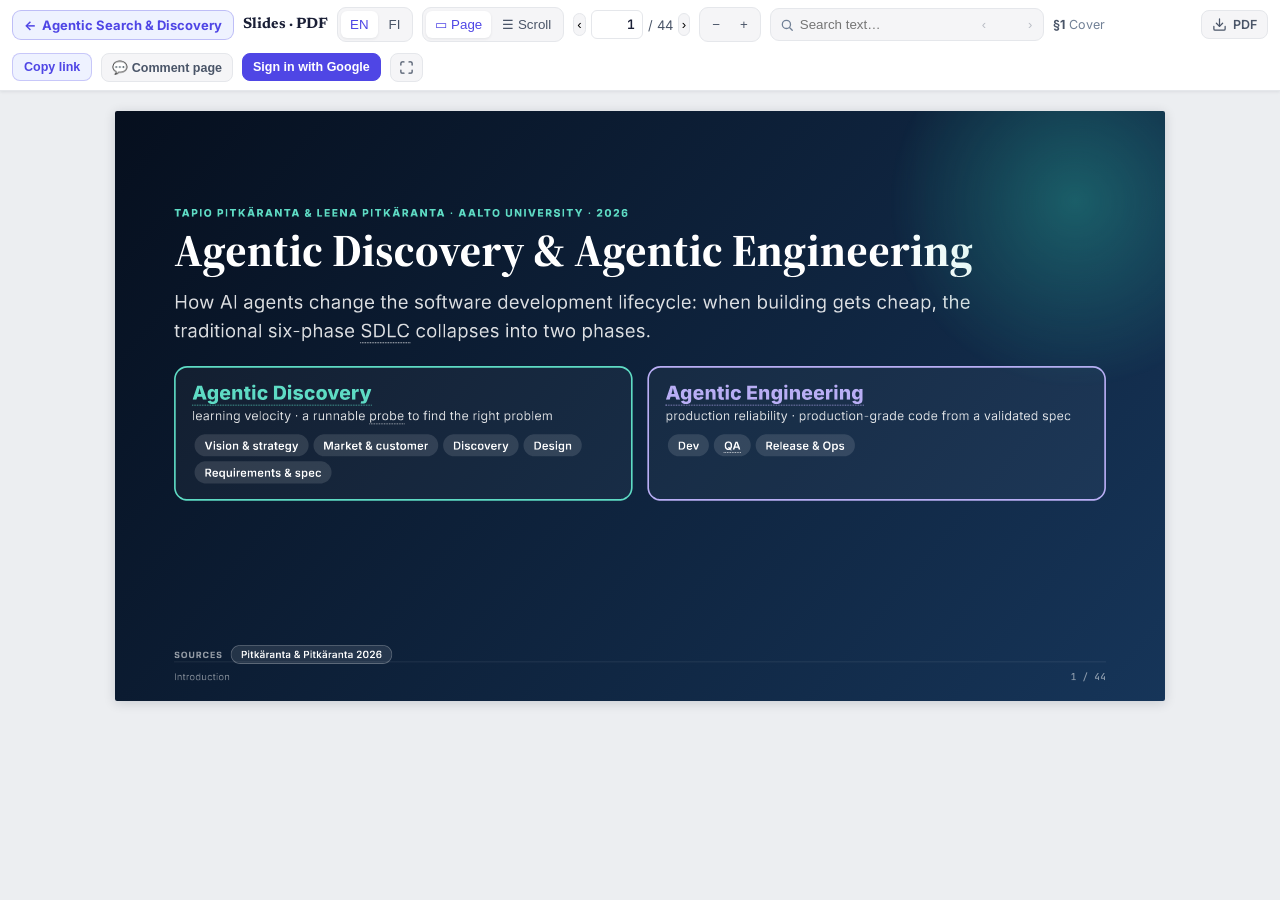
<file: agentic-discovery/viewer.html>
<!doctype html><meta charset="utf-8"><title>Moved</title><meta name="robots" content="noindex">
<script>location.replace('deck/viewer.html' + location.search + location.hash)</script><a href="deck/viewer.html">deck/viewer.html</a>
</file>
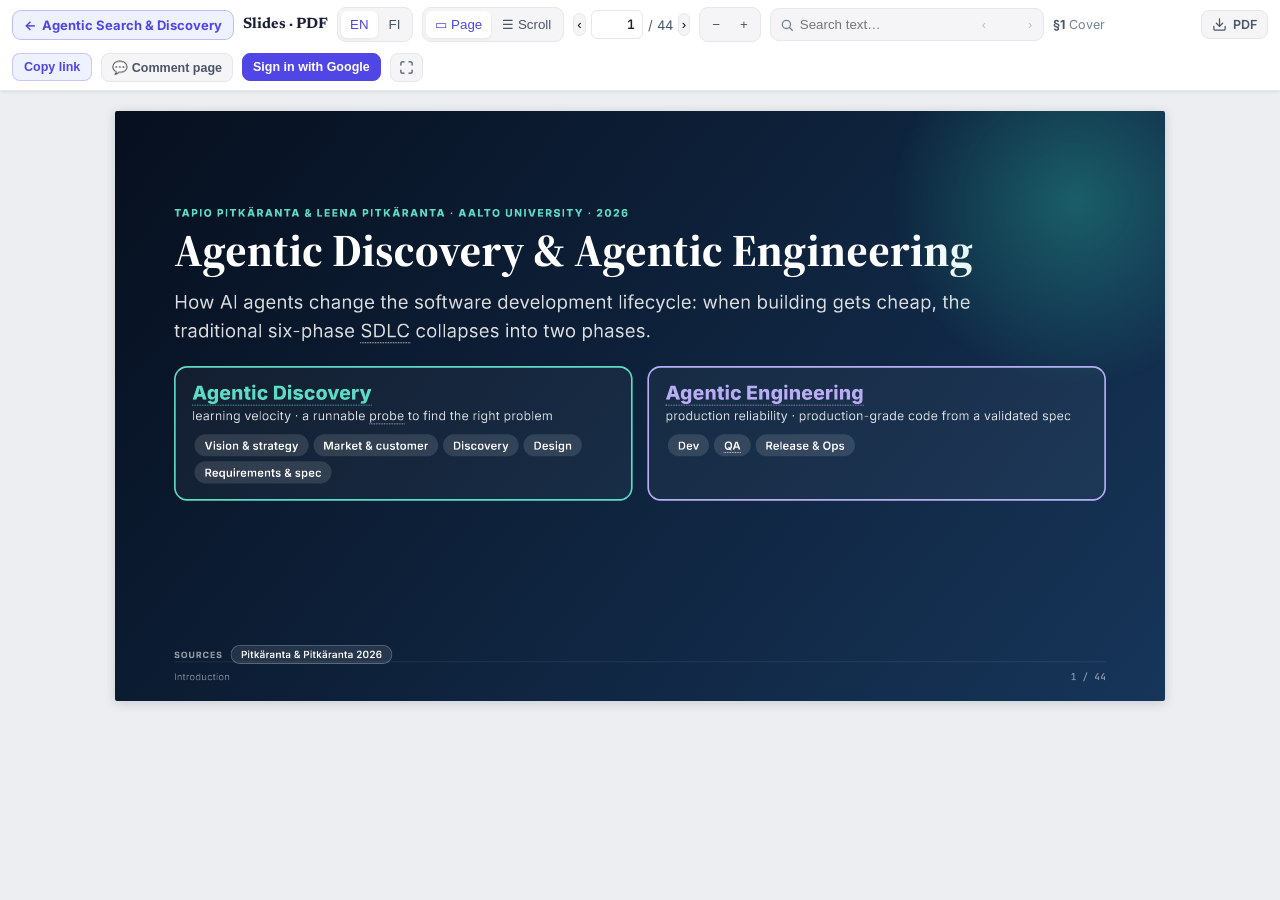
<file: agentic-discovery/deck/viewer.html>
<!DOCTYPE html>
<html lang="en">
<head>
<meta charset="UTF-8">
<meta name="viewport" content="width=device-width, initial-scale=1">
<title>Agentic Discovery &amp; Engineering — slides</title>
<meta name="description" content="Agentic Discovery &amp; Engineering slide deck as PDF (Finnish and English) with page-level and text comments.">
<link rel="preconnect" href="https://fonts.googleapis.com"><link rel="preconnect" href="https://fonts.gstatic.com" crossorigin>
<link href="https://fonts.googleapis.com/css2?family=Inter:wght@400;500;600;700&family=Newsreader:wght@600;700&family=JetBrains+Mono:wght@400;500&display=swap" rel="stylesheet">
<link rel="preconnect" href="https://accounts.google.com">
<link rel="stylesheet" href="reader/reader.css?v=20261014-0644">
<script src="reader/config.js?v=20261014-0644"></script>
<style>
:root{--bg:#eceef1;--chrome:#fff;--chrome-2:#f5f5f7;--ink:#1a1f36;--soft:#4a5568;--muted:#718096;--border:#e5e7eb;--accent:#4f46e5;--accent-soft:#eef2ff;--warn:#d97706;--sh:0 1px 3px rgba(15,23,42,.08)}
[data-theme=slate]{--bg:#0b1020;--chrome:#161b22;--chrome-2:#1e242c;--ink:#e7ecf2;--soft:#cbd5e1;--muted:#94a3b8;--border:#2a323c;--accent:#818cf8;--accent-soft:rgba(129,140,248,.16);--sh:0 1px 3px rgba(0,0,0,.4)}
*{box-sizing:border-box}
html,body{height:100%}
body{margin:0;background:var(--bg);color:var(--ink);font-family:"Inter",-apple-system,BlinkMacSystemFont,"Segoe UI",sans-serif;display:flex;flex-direction:column;overflow:hidden}
a{color:var(--accent);text-decoration:none}
.vtop{flex:0 0 auto;display:flex;align-items:center;gap:9px;flex-wrap:wrap;padding:7px 12px;background:var(--chrome);border-bottom:1px solid var(--border);box-shadow:var(--sh);z-index:5}
.back{display:inline-flex;align-items:center;gap:6px;font-weight:700;font-size:13px;color:var(--accent);background:var(--accent-soft);border:1px solid color-mix(in srgb,var(--accent) 30%,transparent);border-radius:9px;padding:6px 11px}
.title{font-family:"Newsreader",Georgia,serif;font-weight:700;font-size:15px;white-space:nowrap}
.spacer{flex:1 1 auto}
.seg{display:inline-flex;align-items:center;gap:2px;background:var(--chrome-2);border:1px solid var(--border);border-radius:9px;padding:3px}
.seg button{border:0;background:transparent;color:var(--soft);font:600 12.5px/1 inherit;padding:6px 9px;border-radius:6px;cursor:pointer;display:inline-flex;align-items:center;gap:5px}
.seg button.active{background:var(--chrome);color:var(--accent);box-shadow:var(--sh)}
.seg button:disabled{opacity:.4;cursor:default}
.pagebox{display:inline-flex;align-items:center;gap:5px;font-size:13px;color:var(--soft)}
.pagebox input{width:52px;text-align:right;font:600 13px "JetBrains Mono",monospace;border:1px solid var(--border);border-radius:6px;padding:5px 7px;background:var(--chrome);color:var(--ink)}
.search{display:inline-flex;align-items:center;gap:4px;background:var(--chrome-2);border:1px solid var(--border);border-radius:9px;padding:2px 4px 2px 9px;min-width:170px}
.search svg{width:14px;height:14px;color:var(--muted);flex:0 0 auto}
.search input{border:0;background:transparent;color:var(--ink);font:500 13px inherit;padding:6px 2px;width:100%;outline:none}
.search .sbtn{border:0;background:transparent;color:var(--soft);cursor:pointer;font-size:13px;padding:5px 7px;border-radius:6px}
.search .sbtn:disabled{opacity:.35;cursor:default}
.search .scount{font-size:11.5px;color:var(--muted);white-space:nowrap;padding:0 3px;min-width:20px;text-align:center}
.loc{font-size:12.5px;color:var(--muted);max-width:26ch;overflow:hidden;text-overflow:ellipsis;white-space:nowrap}
.loc b{color:var(--soft)}
.copybtn{font-weight:600;font-size:12.5px;color:var(--accent);background:var(--accent-soft);border:1px solid color-mix(in srgb,var(--accent) 25%,transparent);border-radius:8px;padding:6px 11px;cursor:pointer}
.iconbtn{display:inline-flex;align-items:center;justify-content:center;gap:6px;font-weight:600;font-size:12.5px;color:var(--soft);background:var(--chrome-2);border:1px solid var(--border);border-radius:8px;padding:6px 10px;cursor:pointer;text-decoration:none}
.iconbtn:hover{color:var(--accent);border-color:color-mix(in srgb,var(--accent) 35%,transparent)}
.iconbtn svg{width:15px;height:15px;fill:none;stroke:currentColor;stroke-width:2;stroke-linecap:round;stroke-linejoin:round}
#stage{flex:1 1 auto;overflow:auto;padding:20px 0 60px;overflow-anchor:none;scroll-behavior:smooth}
#pages{margin:0 auto;display:flex;flex-direction:column;align-items:center;gap:14px;overflow-anchor:none}
.page{position:relative;background:#fff;box-shadow:0 2px 12px rgba(15,23,42,.16);border-radius:2px;overflow-anchor:none}
.page canvas{display:block;border-radius:2px}
.page .ph{position:absolute;inset:0;display:flex;align-items:center;justify-content:center;color:#c2c8d2;font:500 13px "JetBrains Mono",monospace}
.page.flash::after{content:"";position:absolute;inset:0;box-shadow:0 0 0 3px var(--accent) inset;border-radius:2px;pointer-events:none;animation:fade 2.4s forwards}
@keyframes fade{0%,50%{opacity:1}100%{opacity:0}}
.hl{position:absolute;background:rgba(255,206,0,.45);border-radius:2px;pointer-events:none;mix-blend-mode:multiply;z-index:1}
.hl.cur{background:rgba(255,145,0,.55)}
/* selectable text layer (transparent glyphs positioned over the canvas) */
.page .textLayer{position:absolute;inset:0;overflow:clip;line-height:1;text-align:initial;transform-origin:0 0;z-index:2;forced-color-adjust:none;text-size-adjust:none;-webkit-text-size-adjust:none}
.page .textLayer span,.page .textLayer br{position:absolute;white-space:pre;cursor:text;transform-origin:0 0;color:transparent}
.page .textLayer span.markedContent{top:0;height:0}
.page .textLayer .endOfContent{position:absolute;inset:0;z-index:-1;cursor:default;user-select:none}
.page .textLayer ::selection{background:rgba(79,70,229,.30)}
/* clickable internal/external links (transparent overlays over the canvas) */
.page .linkLayer{position:absolute;inset:0;z-index:3;pointer-events:none}
.page .linkLayer a{position:absolute;pointer-events:auto;cursor:pointer;border-radius:2px}
.page .linkLayer a:hover{background:rgba(79,70,229,.16);box-shadow:0 0 0 1px rgba(79,70,229,.35)}
.toast{position:fixed;bottom:22px;left:50%;transform:translateX(-50%) translateY(20px);background:var(--ink);color:var(--bg);font-size:13px;font-weight:600;padding:9px 16px;border-radius:20px;opacity:0;transition:.25s;pointer-events:none;z-index:9}
.toast.show{opacity:1;transform:translateX(-50%) translateY(0)}
.err{margin:40px auto;max-width:520px;background:var(--chrome);border:1px solid var(--border);border-radius:12px;padding:22px;font-size:14px;color:var(--soft)}
.loading{position:fixed;left:0;right:0;bottom:0;top:0;display:none;flex-direction:column;align-items:center;justify-content:center;gap:14px;background:color-mix(in srgb,var(--bg) 78%,transparent);backdrop-filter:blur(2px);z-index:6}
.loading.on{display:flex}
.loading .spin{width:34px;height:34px;border:3px solid var(--border);border-top-color:var(--accent);border-radius:50%;animation:spin .8s linear infinite}
@keyframes spin{to{transform:rotate(360deg)}}
.loading .lmsg{font-size:13.5px;font-weight:600;color:var(--soft)}
.loading .bar{width:190px;height:6px;background:var(--chrome-2);border:1px solid var(--border);border-radius:20px;overflow:hidden}
.loading .bar>i{display:block;height:100%;width:0;background:var(--accent);transition:width .2s}
.loading .bar.indet>i{width:35%;animation:indet 1.1s ease-in-out infinite}
@keyframes indet{0%{margin-left:-35%}100%{margin-left:100%}}
#fsbtn{padding:6px 8px}
body.fs .back{display:none}
@media(max-width:900px){.title,.loc{display:none}}
@media(max-width:680px){.search{min-width:120px}}
</style>
</head>
<body>
<div class="vtop">
  <a class="back" href="index.html"><span>←</span> Agentic Search &amp; Discovery</a>
  <span class="title">Slides · PDF</span>
  <div class="seg" role="group" aria-label="Language">
    <button id="doc-en" class="active" onclick="app.setDoc('en')">EN</button>
    <button id="doc-fi" onclick="app.setDoc('fi')">FI</button>
  </div>
  <div class="seg" role="group" aria-label="View mode">
    <button id="mode-single" class="active" onclick="app.setMode('single')" title="One page at a time">▭ Page</button>
    <button id="mode-cont" onclick="app.setMode('continuous')" title="Continuous scroll">☰ Scroll</button>
  </div>
  <div class="pagebox"><button class="seg" style="border:1px solid var(--border)" onclick="app.rel(-1)" aria-label="Previous page">‹</button>
    <input id="pageinput" inputmode="numeric" value="1" aria-label="Page"> <span id="pagetotal">/ –</span>
    <button class="seg" style="border:1px solid var(--border)" onclick="app.rel(1)" aria-label="Next page">›</button></div>
  <div class="seg"><button onclick="app.zoom(-1)" aria-label="Zoom out">−</button><button onclick="app.zoom(1)" aria-label="Zoom in">+</button></div>
  <div class="search" role="search">
    <svg viewBox="0 0 24 24" fill="none" stroke="currentColor" stroke-width="2.2" stroke-linecap="round"><circle cx="11" cy="11" r="7"></circle><line x1="21" y1="21" x2="16.65" y2="16.65"></line></svg>
    <input id="searchinput" type="search" placeholder="Search text…" autocomplete="off" aria-label="Search the slides">
    <button class="sbtn" id="s-prev" onclick="app.searchStep(-1)" disabled aria-label="Previous match">‹</button>
    <span class="scount" id="s-count"></span>
    <button class="sbtn" id="s-next" onclick="app.searchStep(1)" disabled aria-label="Next match">›</button>
  </div>
  <span class="loc" id="loc"></span>
  <span class="spacer"></span>
    <a class="iconbtn" id="dlpdf" href="slides-en.pdf" download title="Download this PDF to your device" onclick="app.trackDownload()">
    <svg viewBox="0 0 24 24" aria-hidden="true"><path d="M21 15v4a2 2 0 0 1-2 2H5a2 2 0 0 1-2-2v-4"></path><polyline points="7 10 12 15 17 10"></polyline><line x1="12" y1="15" x2="12" y2="3"></line></svg>PDF</a>
  <button class="copybtn" onclick="app.copyLink()">Copy link</button>
  <button class="iconbtn" id="cmtPage" type="button">💬 Comment page</button>
  <button class="iconbtn" id="ownerBtn" type="button" style="display:none" title="All readers' comments (owner)">🗂 <span id="ownerN" class="n">0</span></button>
  <div id="who"></div><div id="gbtn"></div>
  <button class="iconbtn" id="fsbtn" type="button" onclick="app.fullscreen()" title="Full screen (F)" aria-label="Full screen"><svg viewBox="0 0 24 24" aria-hidden="true"><path d="M8 3H5a2 2 0 0 0-2 2v3"></path><path d="M16 3h3a2 2 0 0 1 2 2v3"></path><path d="M8 21H5a2 2 0 0 1-2-2v-3"></path><path d="M16 21h3a2 2 0 0 0 2-2v-3"></path></svg></button>
</div>
<div id="stage"><div id="pages"></div><div class="err" id="err" style="display:none"></div></div>
<div class="loading" id="loading"><div class="spin"></div><div class="lmsg" id="loadmsg">Loading…</div><div class="bar indet" id="loadbarwrap"><i id="loadbar"></i></div></div>
<div class="toast" id="toast"></div>

<script type="module">
import * as pdfjsLib from './vendor/pdfjs/pdf.min.mjs';
pdfjsLib.GlobalWorkerOptions.workerSrc = './vendor/pdfjs/pdf.worker.min.mjs';

const DOCS = {
  en: { pdf: ['slides-en.pdf'], labels: 'labels-en.json' },
  fi: { pdf: ['slides-fi.pdf'], labels: 'labels-fi.json' },
};
const $ = (id) => document.getElementById(id);
const stage = $('stage'), pagesEl = $('pages');
const st = {
  doc: 'en', pdf: null, pdfUrl: '', labels: {}, numPages: 0, curPage: 1,
  zoom: 0, pageOffset: 0, sections: [], target: null,
  mode: 'single', baseW: 612, baseH: 792,
  rendered: new Map(), tasks: new Map(), observer: null, renderId: 0,
  textCache: new Map(), search: { q: '', matches: [], idx: -1, running: false },
};
try { st.mode = localStorage.getItem('cf_mode') === 'continuous' ? 'continuous' : 'single'; } catch (e) {}
const printed = (phys) => Math.max(1, phys - st.pageOffset);
const physical = (pr) => Math.min(st.numPages || 9999, pr + st.pageOffset);
const clampP = (p) => Math.max(1, Math.min(st.numPages, p));

// ---------- Reader adapter: the small API reader/{anchors,auth,comments,owner}.js build on ----------
// Same surface as the PhD reader's window.Reader (onPainted / cmtLayer / pageOfNode / …) so those
// modules port almost verbatim. Ready when the first edition has loaded; 'doc' fires on each switch.
const painted = [], bus = {};
// bus-only notification (no analytics event of its own): page / nav / zoom for reader/activity.js
function notify(name, data) { for (const cb of bus[name] || []) { try { cb(data || {}); } catch (e) {} } }
let UI_LANG = 'en';
try { const l = localStorage.getItem('cf_lang'); UI_LANG = l ? (l === 'fi' ? 'fi' : 'en') : (String(navigator.language || '').toLowerCase().startsWith('fi') ? 'fi' : 'en'); } catch (e) {}
const Reader = {
  cfg: window.CF_VIEWER_CONFIG || {}, ready: null, uiLang: UI_LANG,
  get book() { return (window.CF_VIEWER_CONFIG || {}).book || 'cf1'; },
  get doc() { return st.doc; }, get numPages() { return st.numPages; }, get labels() { return st.labels; }, get pdf() { return st.pdf; },
  currentPage: () => st.curPage, printed, physical,
  pageEl(n) { if (st.mode === 'single') return n === st.curPage ? $('single-page') : null; return pagesEl.querySelector('.page[data-page="' + n + '"]'); },
  pageOfNode(node) {
    let el = node && node.nodeType === 3 ? node.parentElement : node;
    while (el && el !== pagesEl) { if (el.classList && el.classList.contains('page')) return st.mode === 'single' ? st.curPage : (+el.dataset.page || 0); el = el.parentElement; }
    return 0;
  },
  cmtLayer(n) { const el = Reader.pageEl(n); return el ? el.querySelector('.cmt') : null; },
  isRendered(n) { const el = Reader.pageEl(n); return !!(el && el.dataset.rendered); },
  onPainted(cb) { painted.push(cb); },
  on(name, cb) { (bus[name] = bus[name] || []).push(cb); },
  emit(name, data) { notify(name, data); track(name, data); },
  goToPage: (n) => goToPage(n, true),
  async scrollToFraction(n, fy) {
    n = clampP(n); st.target = { page: printed(n) };
    await goToPage(n, false); clearTimeout(st._re);
    const el = Reader.pageEl(n); if (!el) return;
    const h = el.offsetHeight || Math.round(st.baseH * scaleFor(st.baseW));
    const y = (st.mode === 'single' ? 0 : el.offsetTop) + h * (fy || 0);
    stage.scrollTo({ top: Math.max(0, y - stage.clientHeight / 3), behavior: 'smooth' });
    writeHash();
  },
  setDoc: (d) => app.setDoc(d),
  toast: (m) => toast(m),
};
window.Reader = Reader;

// MyPublicAnalytics — the beacon (window.mypa) is inlined into this page only in
// the published build, so track() is a silent no-op locally. `embedded` marks
// events fired while the reader runs inside the landing-page iframe.
const EMBEDDED = (function () { try { return window.self !== window.top; } catch (e) { return true; } })();
function track(ev, extra) { try { if (window.mypa && window.mypa.send) window.mypa.send(ev, Object.assign({ page: 'viewer', doc: st.doc, embedded: EMBEDDED }, extra || {})); } catch (e) {} }
function toast(m) { const t = $('toast'); t.textContent = m; t.classList.add('show'); setTimeout(() => t.classList.remove('show'), 1700); }
const LANGNAME = { en: 'English', fi: 'Finnish' };
function setLoading(on, msg) {
  const l = $('loading'); if (!l) return;
  if (on) {
    const bar = document.querySelector('.vtop'); if (bar) l.style.top = Math.round(bar.getBoundingClientRect().bottom) + 'px';
    $('loadmsg').textContent = msg || 'Loading…'; $('loadbar').style.width = '0%'; $('loadbarwrap').classList.add('indet');
    l.classList.add('on');
  } else l.classList.remove('on');
}
function setLoadProgress(loaded, total) {
  const w = $('loadbarwrap'); if (!w) return;
  if (total && total > 0) { w.classList.remove('indet'); $('loadbar').style.width = Math.min(99, Math.round(loaded / total * 100)) + '%'; }
}
function showErr(h) { const e = $('err'); e.style.display = 'block'; e.innerHTML = h; }
async function pickUrl(cands) { for (const u of cands) { try { const r = await fetch(u, { method: 'HEAD' }); if (r.ok) return u; } catch (e) {} } return cands[0]; }

function scaleFor(unscaledW) {
  const avail = Math.min(stage.clientWidth - 40, 1050);
  return (avail / unscaledW) * Math.pow(1.14, st.zoom);
}

// ---------- deep-link resolution ----------
async function resolveDestPage(name) { try { const d = await st.pdf.getDestination(name); if (!d) return null; return (await st.pdf.getPageIndex(d[0])) + 1; } catch (e) { return null; } }
async function computeOffset() {
  st.pageOffset = 0;
  for (const k in st.labels) { const L = st.labels[k]; if ((L.kind === 'section' || L.kind === 'chapter') && L.dest && L.page > 0) { const ph = await resolveDestPage(L.dest); if (ph) { st.pageOffset = ph - L.page; return; } } }
}
function nearestSection(phys) { const pr = phys - st.pageOffset; let best = null; for (const s of st.sections) { if (s.page <= pr) best = s; else break; } return best; }
function updateLoc(meta) { const L = meta || nearestSection(st.curPage); $('loc').innerHTML = L ? ('<b>§' + (L.ref || '') + '</b> ' + (L.title || '')) : ''; }
function parseHash() {
  const h = new URLSearchParams((location.hash || '').replace(/^#/, ''));
  const doc = h.get('doc') === 'fi' ? 'fi' : 'en';
  const label = h.get('label'), dest = h.get('dest'), page = parseInt(h.get('page'), 10);
  let target = null; if (label) target = { label }; else if (dest) target = { dest }; else if (page) target = { page };
  return { doc, target };
}
function writeHash() { const t = st.target || {}; const p = new URLSearchParams(); p.set('doc', st.doc); if (t.label) p.set('label', t.label); else if (t.dest) p.set('dest', t.dest); else p.set('page', String(t.page || printed(st.curPage))); history.replaceState(null, '', '#' + p.toString()); }

// ---------- loading ----------
async function loadDoc(doc) {
  st.doc = doc;
  $('doc-en').classList.toggle('active', doc === 'en'); $('doc-fi').classList.toggle('active', doc === 'fi');
  setLoading(true, 'Loading the ' + (LANGNAME[doc] || '') + ' edition…');
  st.textCache.clear(); clearSearch();
  try { st.labels = await (await fetch(DOCS[doc].labels)).json(); } catch (e) { st.labels = {}; }
  if (st.pdf) { try { await st.pdf.destroy(); } catch (e) {} }
  const url = await pickUrl(DOCS[doc].pdf);
  st.pdfUrl = url;
  const dl = $('dlpdf'); if (dl) { dl.href = url; dl.setAttribute('download', doc === 'fi' ? 'Agentic-Discovery-slides-FI.pdf' : 'Agentic-Discovery-slides-EN.pdf'); }
  const task = pdfjsLib.getDocument({ url, disableAutoFetch: true, disableStream: false });
  task.onProgress = (p) => { if (p) setLoadProgress(p.loaded, p.total); };
  try { st.pdf = await task.promise; }
  catch (e) { setLoading(false); showErr(`Could not load the PDF (<code>${url}</code>).<br>Locally, run <code>make ${doc}</code> first, or use the published site.`); return false; }
  st.numPages = st.pdf.numPages;
  const vp1 = (await st.pdf.getPage(1)).getViewport({ scale: 1 });
  st.baseW = vp1.width; st.baseH = vp1.height;
  st.sections = Object.keys(st.labels).map(k => st.labels[k]).filter(L => L.kind === 'section' || L.kind === 'chapter').sort((a, b) => a.page - b.page);
  await computeOffset();
  $('pagetotal').textContent = '/ ' + printed(st.numPages);
  buildStage();
  Reader.emit('doc', { doc });
  return true;
}

// ---------- rendering (shared .page element with canvas + highlights) ----------
async function renderInto(el, phys) {
  phys = clampP(phys);
  const rid = ++st.renderId; el._rid = rid;
  const page = await st.pdf.getPage(phys);
  if (el._rid !== rid && st.mode === 'single') return;
  const scale = scaleFor(st.baseW);
  const dpr = Math.min(window.devicePixelRatio || 1, 2);
  const vp = page.getViewport({ scale });
  const canvas = document.createElement('canvas');
  canvas.width = Math.floor(vp.width * dpr); canvas.height = Math.floor(vp.height * dpr);
  canvas.style.width = Math.floor(vp.width) + 'px'; canvas.style.height = Math.floor(vp.height) + 'px';
  const ctx = canvas.getContext('2d', { alpha: false });
  const task = page.render({ canvasContext: ctx, viewport: vp, transform: dpr !== 1 ? [dpr, 0, 0, dpr, 0, 0] : null });
  st.tasks.set(phys, task);
  try { await task.promise; } catch (e) { return; } finally { st.tasks.delete(phys); }
  if (el._rid !== rid && st.mode === 'single') return;
  el.style.width = Math.floor(vp.width) + 'px'; el.style.height = Math.floor(vp.height) + 'px';
  el.innerHTML = ''; el.appendChild(canvas); el.dataset.rendered = '1';
  const cmt = document.createElement('div'); cmt.className = 'cmt'; el.appendChild(cmt);   // comment markers (reader/*.js)
  if (st.search.q) await drawHighlights(el, page, vp, phys);
  await addTextLayer(el, page, vp, scale, rid);
  await addLinkLayer(el, page, vp, rid);
  if (el._rid === rid || st.mode !== 'single') for (const cb of painted) { try { cb(phys, el, cmt); } catch (e) {} }
}
// selectable/copyable text layer via PDF.js
async function addTextLayer(el, page, vp, scale, rid) {
  try {
    const div = document.createElement('div'); div.className = 'textLayer';
    div.style.setProperty('--scale-factor', scale);
    div.style.setProperty('--total-scale-factor', scale);
    const tl = new pdfjsLib.TextLayer({ textContentSource: page.streamTextContent({ includeMarkedContent: true }), container: div, viewport: vp });
    await tl.render();
    if (el._rid === rid || st.mode !== 'single') el.appendChild(div);
  } catch (e) {}
}
// clickable link layer: internal destinations resolve via our own navigation
async function destToPhysical(dest) {
  try { const d = typeof dest === 'string' ? await st.pdf.getDestination(dest) : dest; if (!d) return null; return (await st.pdf.getPageIndex(d[0])) + 1; } catch (e) { return null; }
}
async function addLinkLayer(el, page, vp, rid) {
  try {
    const annots = await page.getAnnotations({ intent: 'display' });
    const links = annots.filter(a => a.subtype === 'Link' && (a.dest || a.url));
    if (!links.length) return;
    const layer = document.createElement('div'); layer.className = 'linkLayer';
    for (const a of links) {
      const r = vp.convertToViewportRectangle(a.rect);
      const left = Math.min(r[0], r[2]), top = Math.min(r[1], r[3]);
      const w = Math.abs(r[2] - r[0]), h = Math.abs(r[3] - r[1]);
      const link = document.createElement('a');
      link.style.cssText = `left:${left}px;top:${top}px;width:${w}px;height:${h}px`;
      if (a.url) { link.href = a.url; link.target = EMBEDDED ? '_top' : '_blank'; link.rel = 'noopener'; link.title = a.url; }
      else {
        link.href = '#';
        link.addEventListener('click', async (ev) => {
          ev.preventDefault();
          const p = await destToPhysical(a.dest);
          if (p) { notify('nav', { method: 'link', from: st.curPage }); st.target = { page: printed(p) }; await goToPage(p, true); writeHash(); }
        });
      }
      layer.appendChild(link);
    }
    if (el._rid === rid || st.mode !== 'single') el.appendChild(layer);
  } catch (e) {}
}
async function drawHighlights(el, page, vp, phys) {
  el.querySelectorAll('.hl').forEach(n => n.remove());
  const q = st.search.q; if (!q) return;
  const isCur = st.search.cur === phys;
  const tc = await page.getTextContent();
  for (const it of tc.items) {
    const s = (it.str || '').toLowerCase(); if (!s.includes(q)) continue;
    const tx = pdfjsLib.Util.transform(vp.transform, it.transform);
    const fh = Math.hypot(tx[2], tx[3]); const w = (it.width || 0) * vp.scale;
    const d = document.createElement('div'); d.className = 'hl' + (isCur ? ' cur' : '');
    d.style.cssText = `left:${tx[4]}px;top:${tx[5] - fh}px;width:${Math.max(w, 6)}px;height:${fh * 1.12}px`;
    el.appendChild(d);
  }
}

function buildStage() {
  if (st.observer) { st.observer.disconnect(); st.observer = null; }
  st.rendered.clear();
  pagesEl.innerHTML = '';
  $('mode-single').classList.toggle('active', st.mode === 'single');
  $('mode-cont').classList.toggle('active', st.mode === 'continuous');
  if (st.mode === 'single') {
    const el = document.createElement('div'); el.className = 'page'; el.id = 'single-page';
    el.style.width = Math.round(st.baseW * scaleFor(st.baseW)) + 'px'; el.style.height = Math.round(st.baseH * scaleFor(st.baseW)) + 'px';
    pagesEl.appendChild(el);
  } else {
    const s = scaleFor(st.baseW), w = Math.round(st.baseW * s), h = Math.round(st.baseH * s);
    const frag = document.createDocumentFragment();
    for (let i = 1; i <= st.numPages; i++) {
      const d = document.createElement('div'); d.className = 'page'; d.dataset.page = i;
      d.style.width = w + 'px'; d.style.height = h + 'px'; d.innerHTML = '<div class="ph">' + printed(i) + '</div>';
      frag.appendChild(d);
    }
    pagesEl.appendChild(frag);
    st.observer = new IntersectionObserver(onIntersect, { root: stage, rootMargin: '800px 0px' });
    pagesEl.querySelectorAll('.page').forEach(n => st.observer.observe(n));
  }
}
function onIntersect(entries) {
  for (const e of entries) {
    const i = +e.target.dataset.page;
    if (e.isIntersecting) { if (!st.rendered.has(i)) { st.rendered.set(i, 1); renderInto(e.target, i); } }
    else if (st.rendered.has(i)) { const t = st.tasks.get(i); if (t) try { t.cancel(); } catch (x) {} el_reset(e.target, i); st.rendered.delete(i); }
  }
}
function el_reset(el, i) { el.innerHTML = '<div class="ph">' + printed(i) + '</div>'; el.style.height = Math.round(st.baseH * scaleFor(st.baseW)) + 'px'; delete el.dataset.rendered; }
function updateCurFromScroll() {
  if (st.mode !== 'continuous') return;
  const first = pagesEl.querySelector('.page'); if (!first) return;
  const stride = Math.round(st.baseH * scaleFor(st.baseW)) + 14;
  let p = clampP(Math.floor((stage.scrollTop + 60 - first.offsetTop) / stride) + 1);
  if (p !== st.curPage) { st.curPage = p; notify('page', { page: p }); $('pageinput').value = printed(p); if (!st.target || st.target.page) { updateLoc(); writeHashPage(); } }
}
function writeHashPage() { if (st.target && (st.target.label || st.target.dest)) return; st.target = { page: printed(st.curPage) }; writeHash(); }

// ---------- navigation ----------
async function goToPage(phys, flash) {
  phys = clampP(phys); if (phys !== st.curPage) { st.curPage = phys; notify('page', { page: phys }); } $('pageinput').value = printed(phys); updateLoc();
  if (st.mode === 'single') {
    const el = $('single-page'); await renderInto(el, phys);
    stage.scrollTop = 0;
    if (flash) { el.classList.remove('flash'); void el.offsetWidth; el.classList.add('flash'); }
  } else {
    const el = pagesEl.querySelector(`.page[data-page="${phys}"]`); if (!el) return;
    if (!st.rendered.has(phys)) { st.rendered.set(phys, 1); renderInto(el, phys); }
    el.scrollIntoView({ behavior: 'smooth', block: 'start' });
    if (flash) { el.classList.remove('flash'); void el.offsetWidth; el.classList.add('flash'); }
    clearTimeout(st._re); st._re = setTimeout(() => { el.scrollIntoView({ block: 'start' }); st.curPage = phys; $('pageinput').value = printed(phys); }, 700);
  }
}
async function goTarget(target) {
  if (!target) { await goToPage(st.curPage, false); return; }
  st.target = target;
  let page = null, meta = null;
  if (target.label && st.labels[target.label]) { meta = st.labels[target.label]; page = (await resolveDestPage(meta.dest)) || physical(meta.page); }
  else if (target.dest) { page = await resolveDestPage(target.dest); }
  else if (target.page) { page = physical(target.page); }
  if (!page) { track('viewer_deeplink', { target: target.label || target.dest || target.page, found: false }); toast('Target not found'); return; }
  if (target.label || target.dest) track('viewer_deeplink', { target: target.label || target.dest, ref: meta && meta.ref, kind: meta && meta.kind, dpage: printed(page), found: true });
  notify('nav', { method: 'deeplink', from: st.curPage }); await goToPage(page, true); if (meta) updateLoc(meta); writeHash();
}

// ---------- search ----------
async function pageText(phys) {
  if (st.textCache.has(phys)) return st.textCache.get(phys);
  let t = '';
  try { const c = await (await st.pdf.getPage(phys)).getTextContent(); t = c.items.map(i => i.str).join(' ').toLowerCase(); } catch (e) {}
  st.textCache.set(phys, t); return t;
}
function clearSearch() {
  st.search = { q: '', cur: null, _t: (st.search && st.search._t) || 0 };
  $('s-count').textContent = ''; $('s-prev').disabled = true; $('s-next').disabled = true;
  pagesEl.querySelectorAll('.hl').forEach(n => n.remove());
}
// Lazy scan: find the next page (in direction dir, wrapping) whose text contains
// the query, starting from startPhys. Returns page, null (none), or -2 (superseded).
async function findFrom(startPhys, dir) {
  const n = st.numPages, tok = st.search._t;
  for (let k = 0; k < n; k++) {
    if (st.search._t !== tok) return -2;
    const p = (((startPhys - 1 + dir * k) % n) + n) % n + 1;
    if ((await pageText(p)).includes(st.search.q)) return p;
    if (k % 25 === 0) await new Promise(r => setTimeout(r));
  }
  return null;
}
async function doSearch(qraw) {
  const q = (qraw || '').trim().toLowerCase();
  if (!q) { clearSearch(); refreshVisibleHighlights(); return; }
  st.search.q = q; st.search.cur = null; st.search._t = (st.search._t || 0) + 1;
  $('s-count').textContent = '…';
  const p = await findFrom(st.curPage, 1);
  if (p === -2) return;
  track('viewer_search', { q: q.slice(0, 60), hit: p != null });
  if (p == null) { $('s-count').textContent = '0'; $('s-prev').disabled = $('s-next').disabled = true; toast('No matches'); return; }
  st.search.cur = p; $('s-prev').disabled = $('s-next').disabled = false;
  await showMatch(p);
}
async function stepMatch(dir) {
  if (!st.search.q || st.search.cur == null) return;
  st.search._t = (st.search._t || 0) + 1; $('s-count').textContent = '…';
  const p = await findFrom(st.search.cur + dir, dir);
  if (p === -2) return;
  if (p == null) { toast('No more matches'); return; }
  st.search.cur = p; await showMatch(p);
}
async function showMatch(p) {
  notify('nav', { method: 'search', from: st.curPage });
  $('s-count').textContent = 'p ' + printed(p);
  await goToPage(p, false);
  refreshVisibleHighlights();
}
function refreshVisibleHighlights() {
  if (st.mode !== 'continuous') return;
  pagesEl.querySelectorAll('.page[data-rendered]').forEach(async el => {
    const phys = +el.dataset.page; const page = await st.pdf.getPage(phys);
    await drawHighlights(el, page, page.getViewport({ scale: scaleFor(st.baseW) }), phys);
  });
}

// ---------- controls ----------
window.app = {
  async setDoc(doc) { if (doc === st.doc) return; const t = st.target; if (!(await loadDoc(doc))) return; track('viewer_lang', { to: doc }); if (t && (t.label || t.dest)) await goTarget(t); else await goToPage(Math.min(st.curPage, st.numPages), false); setLoading(false); },
  async setMode(m) { if (m === st.mode) return; st.mode = m; try { localStorage.setItem('cf_mode', m); } catch (e) {} track('viewer_mode', { mode: m }); const cur = st.curPage; buildStage(); await goToPage(cur, false); if (st.search.q && st.mode === 'continuous') refreshVisibleHighlights(); },
  rel(d, method) { notify('nav', { method: method || (d > 0 ? 'next' : 'prev'), from: st.curPage }); st.target = null; goToPage(st.curPage + d, false).then(() => { st.target = { page: printed(st.curPage) }; writeHash(); }); },
  goto(v) { const n = parseInt(v, 10); if (n) { notify('nav', { method: 'input', from: st.curPage }); st.target = { page: n }; goToPage(physical(n), st.mode === 'single'); writeHash(); } },
  zoom(d) { st.zoom = Math.max(-3, Math.min(6, st.zoom + d)); notify('zoom', { zoom: st.zoom }); const cur = st.curPage; buildStage(); goToPage(cur, false); if (st.search.q) setTimeout(refreshVisibleHighlights, 300); },
  searchStep(d) { stepMatch(d); },
  trackDownload() { track('viewer_download', { file: st.pdfUrl }); },
  fullscreen() {
    const de = document.documentElement;
    if (document.fullscreenElement || document.webkitFullscreenElement) { (document.exitFullscreen || document.webkitExitFullscreen).call(document); track('viewer_fullscreen', { on: false }); return; }
    const openTab = () => { track('viewer_fullscreen', { on: true, method: 'tab' }); window.open(location.href.split('#')[0] + location.hash, '_blank', 'noopener'); };
    const req = de.requestFullscreen || de.webkitRequestFullscreen;
    if (!req) { openTab(); return; }
    let p; try { p = req.call(de); } catch (e) { openTab(); return; }
    if (p && p.then) p.then(() => track('viewer_fullscreen', { on: true, method: 'api' }), openTab);
  },
  copyLink() { const u = location.href.split('#')[0] + location.hash; const t = st.target || {}; track('viewer_copylink', { target: t.label || t.dest || ('page ' + (t.page || printed(st.curPage))) }); navigator.clipboard?.writeText(u).then(() => toast('Link copied'), () => toast('Copy failed')); },
};
$('pageinput').addEventListener('change', (e) => app.goto(e.target.value));
let sdeb; $('searchinput').addEventListener('input', (e) => { clearTimeout(sdeb); const v = e.target.value; sdeb = setTimeout(() => doSearch(v), 350); });
$('searchinput').addEventListener('keydown', (e) => { if (e.key === 'Enter') { e.preventDefault(); if (st.search.q && st.search.cur != null) stepMatch(e.shiftKey ? -1 : 1); else doSearch(e.target.value); } });
document.addEventListener('keydown', (e) => {
  if (e.target.tagName === 'INPUT') return;
  if (e.key === 'ArrowRight' || e.key === 'PageDown') { if (st.mode === 'single') app.rel(1, 'key'); }
  else if (e.key === 'ArrowLeft' || e.key === 'PageUp') { if (st.mode === 'single') app.rel(-1, 'key'); }
  else if (e.key === '/') { e.preventDefault(); $('searchinput').focus(); }
  else if (e.key === 'f' && !e.metaKey && !e.ctrlKey && !e.altKey && e.target.tagName !== 'TEXTAREA') { app.fullscreen(); }
});
document.addEventListener('fullscreenchange', () => document.body.classList.toggle('fs', !!document.fullscreenElement));
let stcr; stage.addEventListener('scroll', () => { clearTimeout(stcr); stcr = setTimeout(updateCurFromScroll, 80); });
let rz; window.addEventListener('resize', () => { clearTimeout(rz); rz = setTimeout(() => { const c = st.curPage; buildStage(); goToPage(c, false); }, 200); });
window.addEventListener('hashchange', async () => { const { doc, target } = parseHash(); if (doc !== st.doc) { await app.setDoc(doc); await goTarget(target); } else goTarget(target); });
if (window.matchMedia && matchMedia('(prefers-color-scheme: dark)').matches) document.documentElement.setAttribute('data-theme', 'slate');

// When embedded in the landing-page iframe, break same-origin nav out to the
// top window so the whole tab navigates rather than the frame.
if (EMBEDDED) document.querySelectorAll('.vtop a[href]').forEach(a => { if (!a.target) a.target = '_top'; });

let readyResolve; Reader.ready = new Promise((r) => { readyResolve = r; });
(async function () {
  const { doc, target } = parseHash();
  if (!(await loadDoc(doc))) return;
  if (target) await goTarget(target); else { await goToPage(1, false); writeHash(); }
  setLoading(false);
  readyResolve(Reader);
  track('viewer_open', { deeplink: target ? (target.label || target.dest || ('page ' + target.page)) : null, fs: !!(document.documentElement.requestFullscreen || document.documentElement.webkitRequestFullscreen) });
})();

// ---------- reading analytics (per-slide page_view / page_dwell, heartbeat, engagement summary) — reader/activity.js ----------
(function bootActivity() {
  const CFG = window.CF_VIEWER_CONFIG || {};
  const V = CFG.buildVersion && CFG.buildVersion !== 'dev' ? '?v=' + encodeURIComponent(CFG.buildVersion) : '';
  Reader.ready.then(() => import('./reader/activity.js' + V)).then((m) => { Reader.activity = m.initActivity(Reader, CFG, track); })
    .catch((e) => console.warn('activity tracking not loaded', e));
})();

// ---------- comment layer (Google sign-in, composer, owner view) — reader/*.js ----------
(function bootComments() {
  const CFG = window.CF_VIEWER_CONFIG; if (!CFG || !CFG.site) return;
  const V = CFG.buildVersion && CFG.buildVersion !== 'dev' ? '?v=' + encodeURIComponent(CFG.buildVersion) : '';
  import('./reader/anchors.js' + V).then(async (m) => {
    const A = m.initAnchors(Reader, CFG); Reader.anchors = A;
    const [auth, cm, ow] = await Promise.all([import('./reader/auth.js' + V), import('./reader/comments.js' + V), import('./reader/owner.js' + V)]);
    auth.initAuth(CFG, UI_LANG);
    Reader.comments = cm.initComments(Reader, CFG, A, UI_LANG);
    Reader.owner = ow.initOwner(Reader, CFG, A, UI_LANG);
  }).catch((e) => console.warn('comment layer not loaded', e));
})();
</script>
<script>window.__MYPA_SITE__="agentic-discovery-deck";window.__MYPA_ENDPOINT__="https://mypa.longshoreforrest.workers.dev/collect";window.__MYPA_PAGE__="viewer";</script>
<script>
/*!
 * MyPublicAnalytics beacon — selainpuolen snippet.
 *
 * Lähetys:
 *   - 'pageview' automaattisesti sivun latautuessa
 *   - Custom-eventit: window.mypa.send('section_view', { section: 'experience' })
 *
 * Sivukohtainen perus-extra (valinnainen, aseta ennen latausta):
 *   window.__MYPA_EXTRA__ = { assignment: '0018' };   // liitetään joka eventtiin
 *
 * HUOM: lähetettävä `path` on pathname + search — location.hash EI koskaan
 * kulje mukana. Salatut sivut (MyAssistant) pitävät purkuavaimen juuri
 * #-osassa, joten avain ei päädy analytiikkaan.
 *
 * Käyttää navigator.sendBeacon() (eloonjäänti sivu-vaihdoksen yli) ja
 * fetch keepalive:n fallbackia.
 *
 * Self-tagging (oman vierailusi erottelu):
 *   Käy kerran sivulla URL:lla ?_mypa_self=1 → localStorageen tallentuu lippu,
 *   ja kaikki tulevat eventit lähetetään {self:true}. Pois: ?_mypa_self=0.
 */
(function () {
  if (typeof window === "undefined") return;
  if (window.mypa && window.mypa.__initialized) return;

  var SITE = window.__MYPA_SITE__ || "unknown";
  var ENDPOINT = window.__MYPA_ENDPOINT__ || "";
  var AUTO_EVENT = window.__MYPA_AUTO_EVENT__ || "pageview";

  if (!ENDPOINT) return;

  // Perus-extra, joka liitetään JOKAISEEN tämän sivun eventtiin. Julkaisija
  // asettaa tämän ennen beaconin latausta, esim. MyAssistantin salattu
  // raportti: window.__MYPA_EXTRA__ = { assignment: '0018', doc: 0 }.
  // Näin sivukohtainen identiteetti kulkee mukana ilman että polkuun tai
  // otsikkoon tarvitsee laittaa mitään sisällöstä kertovaa.
  var BASE_EXTRA = null;
  try {
    var be = window.__MYPA_EXTRA__;
    if (be && typeof be === "object") BASE_EXTRA = be;
  } catch (e) {}

  // Self-marker: URL-parametri tai localStorage-lippu.
  var SELF = false;
  try {
    var sp = new URLSearchParams(window.location.search);
    if (sp.get("_mypa_self") === "1") {
      try { localStorage.setItem("mypa_self", "1"); } catch (e) {}
    } else if (sp.get("_mypa_self") === "0") {
      try { localStorage.removeItem("mypa_self"); } catch (e) {}
    }
    try { SELF = localStorage.getItem("mypa_self") === "1"; } catch (e) {}
  } catch (e) {}

  function utm() {
    try {
      var p = new URLSearchParams(window.location.search);
      return {
        source: p.get("utm_source") || null,
        medium: p.get("utm_medium") || null,
        campaign: p.get("utm_campaign") || null,
      };
    } catch (e) {
      return { source: null, medium: null, campaign: null };
    }
  }

  // Käyttäjäidentiteetti (esim. Google Sign-In) jaetusta localStoragesta.
  // Kirjoitettu muotoon { email, name, sub, idToken, t }. Worker varmentaa
  // idTokenin RS256/JWKS:llä; user-kenttä on varauloskäynti (varmentamaton).
  var IDENTITY_KEY = window.__MYPA_IDENTITY_KEY__ || "unitas:identity";
  function identity() {
    try {
      var raw = localStorage.getItem(IDENTITY_KEY);
      if (!raw) return null;
      var o = JSON.parse(raw);
      if (!o || !o.email) return null;
      return o;
    } catch (e) {
      return null;
    }
  }

  // Korkean entropian UA Client Hints (tarkka laitemalli). Vain Chromium.
  // navigator.userAgentData.getHighEntropyValues on asynkroninen, joten
  // populoimme tämän kertaalleen ja liitämme sen kaikkiin lähetettäviin
  // eventteihin. resolveHighEntropy() kutsuu callbackin joka tapauksessa —
  // myös silloin kun rajapintaa ei ole tai se hylkää — jottei pageview jää
  // lähettämättä.
  var UACH = null;
  function resolveHighEntropy(cb) {
    try {
      var uad = navigator.userAgentData;
      if (uad && typeof uad.getHighEntropyValues === "function") {
        uad
          .getHighEntropyValues([
            "model",
            "platformVersion",
            "architecture",
            "bitness",
            "uaFullVersion",
          ])
          .then(function (he) {
            UACH = {
              model: he.model || null,
              platform_version: he.platformVersion || null,
              arch: he.architecture || null,
              bitness: he.bitness || null,
              full_version: he.uaFullVersion || null,
            };
          })
          .catch(function () {})
          .then(function () { cb(); });
        return;
      }
    } catch (e) {}
    cb();
  }

  function clientContext() {
    var ctx = {};
    try {
      ctx.screen_w = window.screen && screen.width || null;
      ctx.screen_h = window.screen && screen.height || null;
      ctx.viewport_w = window.innerWidth || null;
      ctx.viewport_h = window.innerHeight || null;
      ctx.dpr = window.devicePixelRatio || null;
      ctx.language = (navigator.language || "").slice(0, 16);
      ctx.languages = Array.isArray(navigator.languages)
        ? navigator.languages.slice(0, 4).join(",")
        : null;
      ctx.color_scheme =
        (window.matchMedia && matchMedia("(prefers-color-scheme: dark)").matches)
          ? "dark" : "light";
      ctx.tz =
        (Intl && Intl.DateTimeFormat &&
         new Intl.DateTimeFormat().resolvedOptions().timeZone) || null;
      ctx.tz_offset = -new Date().getTimezoneOffset();
      var c = navigator.connection || navigator.mozConnection || navigator.webkitConnection;
      if (c) {
        ctx.net_type = c.effectiveType || null;
        ctx.net_downlink = c.downlink || null;
        ctx.net_rtt = c.rtt || null;
        ctx.net_save_data = !!c.saveData;
      }
      ctx.touch = ("ontouchstart" in window) || (navigator.maxTouchPoints > 0);
      ctx.hardware_concurrency = navigator.hardwareConcurrency || null;
      ctx.device_memory = navigator.deviceMemory || null;
    } catch (e) {}
    return ctx;
  }

  function send(event, extra) {
    try {
      // Liitä client-konteksti pageview-eventtiin (kerran per session).
      var ev = event || "pageview";
      var enriched = Object.assign({}, BASE_EXTRA || {}, extra || {});
      if (ev === "pageview" || ev === "login_pageview") {
        Object.assign(enriched, clientContext());
      }
      var id = identity();
      var body = JSON.stringify({
        site: SITE,
        path: window.location.pathname + window.location.search,
        event: ev,
        referrer: document.referrer || "",
        utm: utm(),
        extra: Object.keys(enriched).length ? enriched : null,
        ch: UACH || undefined,
        self: SELF || undefined,
        user: id ? { email: id.email, name: id.name, sub: id.sub } : undefined,
        idToken: id && id.idToken ? id.idToken : undefined,
      });
      if (
        navigator.sendBeacon &&
        navigator.sendBeacon(
          ENDPOINT,
          new Blob([body], { type: "text/plain;charset=UTF-8" }),
        )
      ) {
        return;
      }
      fetch(ENDPOINT, {
        method: "POST",
        headers: { "content-type": "text/plain;charset=UTF-8" },
        body: body,
        keepalive: true,
        mode: "cors",
        credentials: "omit",
      }).catch(function () {});
    } catch (e) {}
  }

  function autoSend() {
    // Odota korkean entropian client hintit ennen ensimmäistä lähetystä, jotta
    // laitemalli ehtii mukaan. UACH jää talteen myös custom-eventtejä varten.
    resolveHighEntropy(function () { send(AUTO_EVENT); });
  }

  if (document.readyState === "complete" || document.readyState === "interactive") {
    autoSend();
  } else {
    document.addEventListener("DOMContentLoaded", autoSend);
  }

  window.mypa = { send: send, __initialized: true, __self: SELF };
})();

</script>
<script>
/*!
 * MyPublicAnalytics auto-instrument — generic behavioral tracking companion.
 *
 * Load this AFTER beacon/analytics.js. The beacon sends the automatic
 * 'pageview'; this adds the richer behavioral events the dashboard already
 * understands, WITHOUT any site-specific code:
 *
 *   - section_view   once per `section[id]` (or [data-section]) scrolled into view
 *   - nav_jump       clicks on same-origin page navigation (*.html links)
 *   - click          outbound links, mailto/tel, and PDF opens
 *   - engagement_end visible time + total time + max scroll % + sections seen,
 *                    sent on tab-hide / page-exit (checkpoint-safe)
 *
 * It is a no-op if the beacon (window.mypa) is not present, and never throws.
 * CV does its own bespoke instrumentation in script.js, so it does NOT load
 * this file — this is for sites (PhD, future) that just want sensible defaults.
 *
 * Optional config (set before this script runs):
 *   window.__MYPA_AUTO__ = { sections: true, nav: true, clicks: true, engagement: true,
 *                            hash: true };
 *
 * `hash: false` riisuu #-fragmentin kaikista lähetettävistä osoitteista. Käytä
 * sivustoilla, joilla fragmentti on salaisuus — esim. MyAssistantin salatut
 * raportit, joiden purkuavain on linkin #-osassa. Oletus (true) säilyttää
 * fragmentin, koska muilla sivustoilla se on merkityksellistä navigaatiotietoa.
 */
(function () {
  if (typeof window === "undefined" || typeof document === "undefined") return;
  if (window.__mypaAutoInit) return;
  window.__mypaAutoInit = true;

  var CFG = window.__MYPA_AUTO__ || {};
  var DO_SECTIONS    = CFG.sections    !== false;
  var DO_NAV         = CFG.nav         !== false;
  var DO_CLICKS      = CFG.clicks      !== false;
  var DO_ENGAGEMENT  = CFG.engagement  !== false;
  var KEEP_HASH      = CFG.hash        !== false;
  var PAGE = window.__MYPA_PAGE__ || null;

  // Riisu #-fragmentti kun se on salaisuus (KEEP_HASH === false).
  function safeUrl(s) {
    var v = String(s == null ? "" : s);
    return KEEP_HASH ? v : v.split("#")[0];
  }

  function send(event, extra) {
    try {
      if (window.mypa && window.mypa.send) {
        var e = extra || {};
        if (PAGE && e.page == null) e.page = PAGE;
        window.mypa.send(event, e);
      }
    } catch (err) { /* never break the page */ }
  }

  // ── section_view ───────────────────────────────────────────────────────────
  var sentSections = {};
  var seenCount = 0;
  function observeSections() {
    if (!DO_SECTIONS || typeof IntersectionObserver === "undefined") return;
    var nodes = document.querySelectorAll(
      "section[id], [data-section], article[id], h2[id], h3[id]"
    );
    if (!nodes.length) return;
    var io = new IntersectionObserver(function (entries) {
      entries.forEach(function (entry) {
        if (!entry.isIntersecting) return;
        var t = entry.target;
        var id = t.getAttribute("data-section") || t.id;
        if (!id || sentSections[id]) return;
        sentSections[id] = true;
        seenCount++;
        send("section_view", { section: String(id).slice(0, 80) });
      });
    }, { threshold: 0.25 });
    nodes.forEach(function (n) { io.observe(n); });
  }

  // ── nav_jump + click (outbound / pdf / contact) ─────────────────────────────
  function onClick(e) {
    try {
      var a = e.target && e.target.closest && e.target.closest("a[href]");
      if (!a) return;
      var href = a.getAttribute("href") || "";
      if (!href || href.charAt(0) === "#") return;            // in-page anchor
      var label = (a.textContent || "").trim().slice(0, 80);

      if (href.indexOf("mailto:") === 0) {
        if (DO_CLICKS) send("click", { target: "email", href: href.slice(0, 160) });
        return;
      }
      if (href.indexOf("tel:") === 0) {
        if (DO_CLICKS) send("click", { target: "phone", href: href.slice(0, 160) });
        return;
      }

      // Resolve to compare origins reliably.
      var url = null;
      try { url = new URL(href, window.location.href); } catch (e2) {}
      var external = url && url.origin !== window.location.origin;

      if (/\.pdf($|[?#])/i.test(href)) {
        if (DO_CLICKS) send("click", { target: "pdf", label: label, href: safeUrl(href).slice(0, 160) });
        return;
      }
      if (external) {
        if (DO_CLICKS) send("click", { target: "outbound", label: label, href: safeUrl(href).slice(0, 160) });
        return;
      }
      // Same-origin navigation to another page bundle (*.html) → nav_jump.
      if (DO_NAV && /\.html($|[?#])/i.test(href)) {
        var dest = url
          ? (url.pathname.split("/").pop() + (KEEP_HASH ? (url.hash || "") : ""))
          : safeUrl(href);
        send("nav_jump", { to: String(dest).slice(0, 120), label: label });
      }
    } catch (err) { /* ignore */ }
  }
  if (DO_NAV || DO_CLICKS) {
    document.addEventListener("click", onClick, true);
  }

  // ── engagement_end (visible time, total time, max scroll %, sections) ────────
  var startMs = nowMs();
  var visibleAccum = 0;
  var lastVisibleStart = document.visibilityState === "visible" ? nowMs() : 0;
  var maxScrollPct = 0;
  var sent = false;

  function nowMs() {
    try { return (performance && performance.now) ? performance.timeOrigin + performance.now() : +new Date(); }
    catch (e) { return +new Date(); }
  }
  function updateScrollDepth() {
    try {
      var sh = document.documentElement.scrollHeight - window.innerHeight;
      // Many pages scroll an inner container, not the window — pick the larger.
      var main = document.querySelector(".content, main, .page");
      if (main && main.scrollHeight - main.clientHeight > sh) {
        var sh2 = main.scrollHeight - main.clientHeight;
        if (sh2 > 0) {
          var p2 = Math.round((main.scrollTop / sh2) * 100);
          if (p2 > maxScrollPct) maxScrollPct = Math.min(100, p2);
        }
        return;
      }
      if (sh <= 0) return;
      var pct = Math.round((window.scrollY / sh) * 100);
      if (pct > maxScrollPct) maxScrollPct = Math.min(100, pct);
    } catch (e) {}
  }

  function sendEngagement(reason) {
    if (!DO_ENGAGEMENT || sent) return;
    sent = true;
    if (lastVisibleStart) {
      visibleAccum += nowMs() - lastVisibleStart;
      lastVisibleStart = 0;
    }
    send("engagement_end", {
      reason: reason,
      time_visible_ms: Math.round(visibleAccum),
      time_total_ms: Math.round(nowMs() - startMs),
      max_scroll_pct: maxScrollPct,
      sections_seen: seenCount
    });
  }

  function initEngagement() {
    if (!DO_ENGAGEMENT) return;
    window.addEventListener("scroll", updateScrollDepth, { passive: true, capture: true });
    updateScrollDepth();
    document.addEventListener("visibilitychange", function () {
      if (document.visibilityState === "hidden") {
        sendEngagement("hidden");           // checkpoint — may not be a real exit
      } else if (document.visibilityState === "visible" && sent) {
        sent = false;                        // user returned — new engagement window
        startMs = nowMs();
        visibleAccum = 0;
        lastVisibleStart = nowMs();
      } else if (document.visibilityState === "visible") {
        lastVisibleStart = nowMs();
      }
    });
    window.addEventListener("pagehide", function () { sendEngagement("pagehide"); });
  }

  function boot() {
    observeSections();
    initEngagement();
  }
  if (document.readyState === "complete" || document.readyState === "interactive") {
    boot();
  } else {
    document.addEventListener("DOMContentLoaded", boot);
  }
})();

</script>
</body>
</html>
</file>
<file: agentic-discovery/paper/reader.css>
/* PhD public reader — styles. Framework-free. Light/dark aware. */
:root{
  --bg:#f4f5f7; --stage:#e7e9ee; --panel:#ffffff; --ink:#1c2330; --muted:#5b6473;
  --line:#d7dbe3; --accent:#4f46e5; --accent-ink:#ffffff;
  --hl:rgba(255,214,10,.38); --hl-mine:rgba(79,70,229,.22); --hl-mine-line:#4f46e5;
  --shadow:0 8px 30px rgba(20,25,40,.18); --ok:#0f9d58; --warn:#c0392b;
}
@media (prefers-color-scheme:dark){
  :root:not([data-theme="light"]){
    --bg:#12151b; --stage:#0c0e13; --panel:#1b1f28; --ink:#e8eaf0; --muted:#98a1b3;
    --line:#2b313d; --accent:#8b83ff; --accent-ink:#0c0e13;
    --hl:rgba(255,214,10,.30); --hl-mine:rgba(139,131,255,.26); --hl-mine-line:#8b83ff;
    --shadow:0 10px 34px rgba(0,0,0,.55);
  }
}
:root[data-theme="dark"]{
  --bg:#12151b; --stage:#0c0e13; --panel:#1b1f28; --ink:#e8eaf0; --muted:#98a1b3;
  --line:#2b313d; --accent:#8b83ff; --accent-ink:#0c0e13;
  --hl:rgba(255,214,10,.30); --hl-mine:rgba(139,131,255,.26); --hl-mine-line:#8b83ff;
  --shadow:0 10px 34px rgba(0,0,0,.55);
}
*{box-sizing:border-box}
html,body{height:100%}
body{
  margin:0; background:var(--bg); color:var(--ink);
  font:15px/1.5 -apple-system,BlinkMacSystemFont,"Segoe UI",Roboto,Helvetica,Arial,sans-serif;
  display:flex; flex-direction:column; overflow:hidden;
}
button{font:inherit; cursor:pointer}

/* ---- Top bar ---- */
#bar{
  flex:0 0 auto; display:flex; align-items:center; gap:10px; padding:8px 12px;
  background:var(--panel); border-bottom:1px solid var(--line); z-index:40;
  box-shadow:0 1px 0 rgba(0,0,0,.03);
}
#bar .title{font-weight:600; font-size:14px; margin-right:auto; white-space:nowrap;
  overflow:hidden; text-overflow:ellipsis; max-width:38vw}
#bar .grp{display:flex; align-items:center; gap:4px}
#bar .btn{
  border:1px solid var(--line); background:transparent; color:var(--ink);
  border-radius:8px; padding:6px 10px; line-height:1; font-size:13px;
}
#bar .btn:hover{border-color:var(--accent)}
#bar .btn.primary{background:var(--accent); color:var(--accent-ink); border-color:var(--accent)}
#pageInput{width:52px; text-align:center; border:1px solid var(--line); border-radius:8px;
  padding:6px 4px; background:transparent; color:var(--ink)}
#pageTotal{color:var(--muted); font-size:13px}
#who{font-size:13px; color:var(--muted); display:flex; align-items:center; gap:8px}
#who img{width:22px; height:22px; border-radius:50%}
#bar .btn:disabled{opacity:.4; cursor:default; border-color:var(--line)}
#bar .btn.zlabel{min-width:58px; font-variant-numeric:tabular-nums; color:var(--muted)}
@media(max-width:720px){
  #bar{gap:6px; padding:6px 8px}
  #bar .title{display:none}
  #bar .btn{padding:6px 8px}
  #bar .hide-sm{display:none}
  #cmtPage{font-size:0; padding:6px 9px}
  #cmtPage::before{content:"💬"; font-size:14px}
}

/* ---- Stage / pages ---- */
#stage{flex:1 1 auto; overflow:auto; background:var(--stage); position:relative; touch-action:pan-x pan-y; overscroll-behavior:contain}
#pages{position:relative; margin:0 auto; width:max-content; padding:18px 0}
.page{
  position:relative; margin:0 auto 16px; background:#fff; box-shadow:var(--shadow);
}
.page canvas{display:block}
.page .textLayer{
  position:absolute; inset:0; overflow:hidden; opacity:1; line-height:1;
  z-index:2; --scale-factor:1;
}
.page .textLayer span,.page .textLayer br{
  position:absolute; white-space:pre; cursor:text; transform-origin:0 0; color:transparent;
}
.page .textLayer ::selection{background:rgba(79,70,229,.32)}
.page .hl{position:absolute; inset:0; z-index:1; pointer-events:none}
.page .hl i{position:absolute; display:block; background:var(--hl); border-radius:2px}
.page .hl i.srch{background:rgba(255,196,0,.45); box-shadow:0 0 0 1px rgba(200,140,0,.35); border-radius:2px}
.page .hl i.srch.cur{background:rgba(255,120,0,.55); box-shadow:0 0 0 2px rgba(220,90,0,.7)}
.page .hl i.other{background:rgba(255,140,0,.28); box-shadow:inset 0 -2px 0 #e8891a; pointer-events:auto; cursor:pointer; border-radius:2px}
.page .hl i.other.flash{background:rgba(255,140,0,.6); box-shadow:0 0 0 3px rgba(232,137,26,.8)}
.page .hl .otherBadge{position:absolute; right:8px; background:#e8891a; color:#fff; font-size:11px; font-weight:600; padding:3px 8px; border-radius:999px; pointer-events:auto; cursor:pointer; box-shadow:var(--shadow); white-space:nowrap}
.page .hl i.mine{background:var(--hl-mine); box-shadow:inset 0 -2px 0 var(--hl-mine-line); pointer-events:auto; cursor:pointer}
.page .linklayer{position:absolute; inset:0; z-index:3}
.page .linklayer a{position:absolute; display:block; border-radius:2px}
.page .linklayer a:hover{background:rgba(79,70,229,.12); box-shadow:0 0 0 1px rgba(79,70,229,.35)}
.page .linklayer a.internal{cursor:pointer}

/* ---- Floating "add comment" button near a selection ---- */
#fab{
  position:fixed; z-index:60; display:none; align-items:center; gap:6px;
  background:var(--accent); color:var(--accent-ink); border:none; border-radius:999px;
  padding:8px 12px; box-shadow:var(--shadow); font-size:13px; font-weight:600;
  transform:translate(-50%,-120%);
}
#fab.show{display:inline-flex}

/* ---- Composer popover ---- */
#composer{
  position:fixed; z-index:80; width:min(420px,92vw); background:var(--panel);
  border:1px solid var(--line); border-radius:14px; box-shadow:var(--shadow);
  padding:14px; display:none; flex-direction:column; gap:10px;
}
#composer.show{display:flex}
#composer h3{margin:0; font-size:14px}
#composer .quote{
  font-size:13px; color:var(--muted); border-left:3px solid var(--accent);
  padding:4px 0 4px 10px; max-height:88px; overflow:auto; white-space:pre-wrap;
}
#composer .ctxline{font-size:12px; color:var(--muted)}
#composer select,#composer textarea{
  width:100%; border:1px solid var(--line); border-radius:10px; background:transparent;
  color:var(--ink); padding:9px 10px; font:inherit; resize:vertical;
}
#composer textarea{min-height:96px}
#composer .row{display:flex; align-items:center; gap:8px; flex-wrap:wrap}
#composer .row.end{justify-content:flex-end}
#composer .iconbtn{
  border:1px solid var(--line); background:transparent; color:var(--ink);
  border-radius:10px; padding:8px 10px; font-size:13px; display:inline-flex; align-items:center; gap:6px;
}
#composer .iconbtn.active{background:var(--warn); color:#fff; border-color:var(--warn)}
#composer .iconbtn[disabled]{opacity:.45; cursor:not-allowed}
#composer .send{background:var(--accent); color:var(--accent-ink); border:none; border-radius:10px; padding:9px 16px; font-weight:600}
#composer .cancel{background:transparent; border:1px solid var(--line); color:var(--ink); border-radius:10px; padding:9px 14px}
#composer .hint{font-size:12px; color:var(--muted)}
#composer .signin-note{font-size:13px; background:rgba(79,70,229,.08); border:1px solid var(--line);
  border-radius:10px; padding:10px; color:var(--ink)}
#dictindicator{font-size:12px; color:var(--warn); display:none}
#dictindicator.show{display:inline}

/* ---- Toast ---- */
#toast{
  position:fixed; left:50%; bottom:26px; transform:translateX(-50%) translateY(20px);
  background:var(--ink); color:var(--bg); padding:10px 16px; border-radius:10px;
  box-shadow:var(--shadow); font-size:13px; opacity:0; transition:.25s; z-index:100; pointer-events:none;
}
#toast.show{opacity:1; transform:translateX(-50%) translateY(0)}
#toast.err{background:var(--warn); color:#fff}

/* ---- Loading overlay ---- */
#loading{position:absolute; inset:0; display:flex; align-items:center; justify-content:center;
  flex-direction:column; gap:12px; background:var(--stage); z-index:30; color:var(--muted)}
#loading .bar{width:min(320px,60vw); height:6px; background:var(--line); border-radius:3px; overflow:hidden}
#loading .bar i{display:block; height:100%; width:0; background:var(--accent); transition:width .2s}
#loading.hide{display:none}

/* GIS button host */
#gbtn{min-width:120px}

/* ---- Full-text search panel ---- */
#srchBtn.on{border-color:var(--accent); color:var(--accent)}
#search{
  display:none; flex:0 0 auto; flex-direction:column; background:var(--panel);
  border-bottom:1px solid var(--line); z-index:35; max-height:38vh;
}
#search.show{display:flex}
#search .row{display:flex; align-items:center; gap:6px; padding:6px 12px}
#search input{
  flex:1 1 auto; min-width:0; border:1px solid var(--line); border-radius:8px; padding:6px 10px;
  background:transparent; color:var(--ink); font:inherit; font-size:14px;
}
#search input:focus{outline:none; border-color:var(--accent)}
#srchCount{font-size:13px; color:var(--muted); white-space:nowrap; min-width:56px; text-align:right; font-variant-numeric:tabular-nums}
#search .btn{border:1px solid var(--line); background:transparent; color:var(--ink); border-radius:8px; padding:6px 9px; line-height:1; font-size:12px}
#search .btn:hover{border-color:var(--accent)}
#srchList{overflow:auto; border-top:1px solid var(--line); font-size:13px}
#srchList:empty{display:none}
.srchItem{display:flex; gap:10px; padding:5px 12px; cursor:pointer; border-bottom:1px solid var(--line); align-items:baseline}
.srchItem:hover{background:rgba(79,70,229,.06)}
.srchItem.cur{background:rgba(79,70,229,.12)}
.srchItem .pg{flex:0 0 46px; color:var(--muted); font-variant-numeric:tabular-nums}
.srchItem .tx{white-space:nowrap; overflow:hidden; text-overflow:ellipsis; color:var(--ink)}
.srchItem mark{background:rgba(255,196,0,.5); color:inherit; border-radius:2px; padding:0 1px}
.srchMore{padding:6px 12px; color:var(--muted); font-size:12px}
@media(max-width:720px){ #search{max-height:50vh} #srchCount{min-width:44px} .srchItem .pg{flex-basis:40px} }

/* ---- Owner view: all readers' comments ---- */
#ownerBtn .n{display:inline-block; min-width:18px; padding:0 5px; margin-left:4px; border-radius:999px; background:#e8891a; color:#fff; font-size:11px; font-weight:700; text-align:center}
#ownerBtn.on{border-color:#e8891a; color:#e8891a}
#owner{display:none; flex:0 0 auto; flex-direction:column; background:var(--panel); border-bottom:1px solid var(--line); z-index:34; max-height:46vh}
#owner.show{display:flex}
#owner .row{display:flex; align-items:center; gap:8px; padding:6px 12px; flex-wrap:wrap}
#owner .cnt{color:var(--muted); font-size:13px}
#owner input{flex:1 1 220px; min-width:0; border:1px solid var(--line); border-radius:8px; padding:6px 10px; background:transparent; color:var(--ink); font:inherit; font-size:13px}
#owner input:focus{outline:none; border-color:var(--accent)}
#owner .btn{border:1px solid var(--line); background:transparent; color:var(--ink); border-radius:8px; padding:6px 9px; line-height:1; font-size:12px}
#owner .status{padding:0 12px 6px; font-size:12px; color:var(--warn)}
#owner .status:empty{display:none}
#ownerList{overflow:auto; border-top:1px solid var(--line); font-size:13px}
.ownerItem{padding:8px 12px; border-bottom:1px solid var(--line); cursor:pointer}
.ownerItem:hover{background:rgba(232,137,26,.07)}
.ownerItem .oh{display:flex; gap:8px; align-items:baseline; flex-wrap:wrap; font-size:12px; color:var(--muted)}
.ownerItem .who{color:var(--ink); font-weight:600}
.ownerItem .ok{color:var(--ok); font-weight:700}
.ownerItem .unv{color:var(--muted)}
.ownerItem .pg,.ownerItem .kind,.ownerItem .cat{padding:1px 7px; border-radius:6px; background:rgba(127,127,127,.12)}
.ownerItem .ts{margin-left:auto; font-variant-numeric:tabular-nums}
.ownerItem .oq{margin:4px 0 2px; padding-left:10px; border-left:3px solid #e8891a; color:var(--muted); font-style:italic; white-space:pre-wrap}
.ownerItem .om{white-space:pre-wrap; color:var(--ink)}
.ownerItem audio{width:100%; margin-top:4px; height:32px}
.ownerEmpty{padding:12px; color:var(--muted)}
@media(max-width:720px){ #owner{max-height:55vh} #ownerBtn{font-size:0; padding:6px 8px} #ownerBtn::before{content:"🗂"; font-size:14px} }

/* Agentic Probe: title link back to the talk, and Talk / Slides / PDF links */
#bar .title a{color:inherit;text-decoration:none}
#bar .title a:hover{text-decoration:underline}
#bar .grp.links a.btn{text-decoration:none;display:inline-flex;align-items:center}
@media (max-width:760px){#bar .grp.links{display:none}}
</file>
<file: agentic-discovery/deck/reader/reader.css>
/* Calculus Fennicus reader — comment layer styles (composer, floating button,
 * markers on the pages, owner panel, sign-in chip). Uses viewer.html's tokens
 * (--chrome, --chrome-2, --ink, --soft, --muted, --border, --accent, --accent-soft, --sh). */

/* ---- toolbar: sign-in chip + primary buttons ---- */
#who{display:none;align-items:center;gap:7px;font-size:12.5px;color:var(--soft);max-width:240px}
#who img{width:22px;height:22px;border-radius:50%;flex:0 0 auto}
#who span{overflow:hidden;text-overflow:ellipsis;white-space:nowrap}
#gbtn{display:inline-flex;align-items:center;min-height:32px}
.iconbtn.primary{color:#fff;background:var(--accent);border-color:var(--accent)}
.iconbtn.primary:hover{color:#fff;filter:brightness(1.08)}
.iconbtn.on{color:var(--accent);border-color:color-mix(in srgb,var(--accent) 45%,transparent);background:var(--accent-soft)}
#ownerBtn .n{font-family:"JetBrains Mono",monospace;font-size:11.5px;background:var(--accent);color:#fff;border-radius:20px;padding:1px 7px;margin-left:2px}

/* ---- comment layer on every page (above canvas + text + links) ---- */
.page .cmt{position:absolute;inset:0;z-index:4;pointer-events:none}
.page .cmt i{position:absolute;display:block;border-radius:2px;pointer-events:auto;cursor:pointer;mix-blend-mode:multiply}
.page .cmt i.mine{background:rgba(79,70,229,.18);box-shadow:inset 0 -2px 0 var(--accent)}
.page .cmt i.other{background:rgba(255,140,0,.28);box-shadow:inset 0 -2px 0 #e8891a}
.page .cmt i.flash,.page .cmt .xl.flash b{background:rgba(255,140,0,.6);box-shadow:0 0 0 3px rgba(232,137,26,.8)}
[data-theme=slate] .page .cmt i{mix-blend-mode:normal}
.page .cmt .badge{position:absolute;right:8px;color:#fff;font-size:11px;font-weight:600;padding:3px 8px;border-radius:999px;pointer-events:auto;cursor:pointer;box-shadow:var(--sh);white-space:nowrap;max-width:200px;overflow:hidden;text-overflow:ellipsis}
.page .cmt .badge.other{background:#e8891a}
.page .cmt .badge.mine{background:var(--accent)}
/* cross-edition marker: dashed rule at the anchor-resolved spot + a pill in the margin */
.page .cmt .xl{position:absolute;left:0;right:0;height:0;border-top:2px dashed rgba(232,137,26,.75)}
.page .cmt .xl.mine{border-top-color:color-mix(in srgb,var(--accent) 70%,transparent)}
.page .cmt .xl b{position:absolute;right:6px;top:-11px;font-size:11px;font-weight:600;color:#fff;background:#e8891a;border-radius:999px;padding:3px 8px;pointer-events:auto;cursor:pointer;box-shadow:var(--sh);white-space:nowrap;max-width:220px;overflow:hidden;text-overflow:ellipsis}
.page .cmt .xl.mine b{background:var(--accent)}

/* ---- floating "comment on selection" button ---- */
#fab{position:fixed;z-index:60;display:none;align-items:center;gap:6px;background:var(--accent);color:#fff;border:none;border-radius:999px;padding:8px 13px;box-shadow:0 8px 24px rgba(20,25,40,.22);font:600 13px "Inter",-apple-system,sans-serif;cursor:pointer}
#fab.show{display:inline-flex}

/* ---- composer popover ---- */
#composer{position:fixed;z-index:80;width:min(440px,94vw);background:var(--chrome);color:var(--ink);border:1px solid var(--border);border-radius:14px;box-shadow:0 12px 36px rgba(20,25,40,.22);padding:14px;display:none;flex-direction:column;gap:10px;font-size:13.5px}
#composer.show{display:flex}
#composer h3{margin:0;font-size:14px;font-family:"Inter",-apple-system,sans-serif}
#composer .quote{font-size:13px;color:var(--muted);border-left:3px solid var(--accent);padding:4px 0 4px 10px;max-height:88px;overflow:auto;white-space:pre-wrap}
#composer select,#composer textarea{border:1px solid var(--border);border-radius:10px;background:var(--chrome-2);color:var(--ink);padding:8px 10px;font:inherit}
#composer select{max-width:100%}
#composer textarea{width:100%;min-height:96px;resize:vertical}
#composer .row{display:flex;align-items:center;gap:8px;flex-wrap:wrap}
#composer .row.end{justify-content:flex-end}
#composer .iconbtn.active{background:#c0392b;color:#fff;border-color:#c0392b}
#composer .iconbtn[disabled]{opacity:.45;cursor:not-allowed}
#composer .hint{font-size:12px;color:var(--muted)}
#composer .signin-note{font-size:13px;background:var(--accent-soft);border:1px solid color-mix(in srgb,var(--accent) 25%,transparent);border-radius:10px;padding:10px;color:var(--ink)}
#dictindicator{font-size:12px;color:#c0392b;display:none}
#dictindicator.show{display:inline}

/* ---- owner panel ---- */
#owner{position:fixed;top:58px;right:12px;bottom:12px;width:min(460px,94vw);z-index:70;background:var(--chrome);color:var(--ink);border:1px solid var(--border);border-radius:14px;box-shadow:0 12px 36px rgba(20,25,40,.22);display:none;flex-direction:column;overflow:hidden;font-size:13.5px}
#owner.show{display:flex}
#owner .row{display:flex;align-items:center;gap:8px;padding:10px 12px;border-bottom:1px solid var(--border);flex-wrap:wrap}
#owner .row strong{font-size:14px}
#owner .cnt{font-size:12px;color:var(--muted);margin-right:auto}
#owner .row input{flex:1 1 140px;min-width:120px;border:1px solid var(--border);border-radius:8px;background:var(--chrome-2);color:var(--ink);padding:6px 9px;font:inherit;font-size:13px}
#owner .status{padding:6px 12px;font-size:12.5px;color:#c0392b;min-height:0}
#owner .status:empty{display:none}
#ownerList{overflow:auto;flex:1 1 auto;padding:4px 0}
.ownerEmpty{padding:24px;text-align:center;color:var(--muted)}
.ownerItem{padding:10px 12px;border-bottom:1px solid var(--border);cursor:pointer;position:relative}
.ownerItem:hover{background:var(--chrome-2)}
.ownerItem.other{border-left:3px solid rgba(232,137,26,.6)}
.ownerItem .oh{display:flex;flex-wrap:wrap;gap:4px 8px;align-items:center;font-size:12px;color:var(--muted);margin-bottom:4px}
.ownerItem .who{color:var(--ink);font-weight:600}
.ownerItem .ok{color:#0f9d58}.ownerItem .unv{color:#c0392b}
.ownerItem .ed,.ownerItem .pg2{font-family:"JetBrains Mono",monospace;font-size:10.5px;font-weight:600;border-radius:4px;padding:1px 5px}
.ownerItem .ed.fi,.ownerItem .pg2.fi{color:#0f766e;background:#e6f4f2}
.ownerItem .ed.en,.ownerItem .pg2.en{color:#b45309;background:#fdf3e3}
[data-theme=slate] .ownerItem .ed.fi,[data-theme=slate] .ownerItem .pg2.fi{color:#5eead4;background:rgba(94,234,212,.14)}
[data-theme=slate] .ownerItem .ed.en,[data-theme=slate] .ownerItem .pg2.en{color:#fbbf24;background:rgba(251,191,36,.14)}
.ownerItem .pg{font-family:"JetBrains Mono",monospace;font-size:11.5px;color:var(--soft)}
.ownerItem .cat{background:var(--accent-soft);color:var(--accent);border-radius:4px;padding:1px 6px;font-weight:600}
.ownerItem .ts{margin-left:auto}
.ownerItem .oa{font-size:12.5px;color:var(--accent);font-weight:600;margin-bottom:3px}
.ownerItem .oq{font-size:12.5px;color:var(--muted);border-left:2px solid var(--border);padding-left:8px;margin:4px 0;white-space:pre-wrap}
.ownerItem .om{white-space:pre-wrap;line-height:1.45}
.ownerItem .sw{margin-top:6px;font-size:12px;padding:4px 9px}
@media(max-width:600px){#owner{top:auto;left:8px;right:8px;bottom:8px;height:62vh;width:auto}}
</file>
